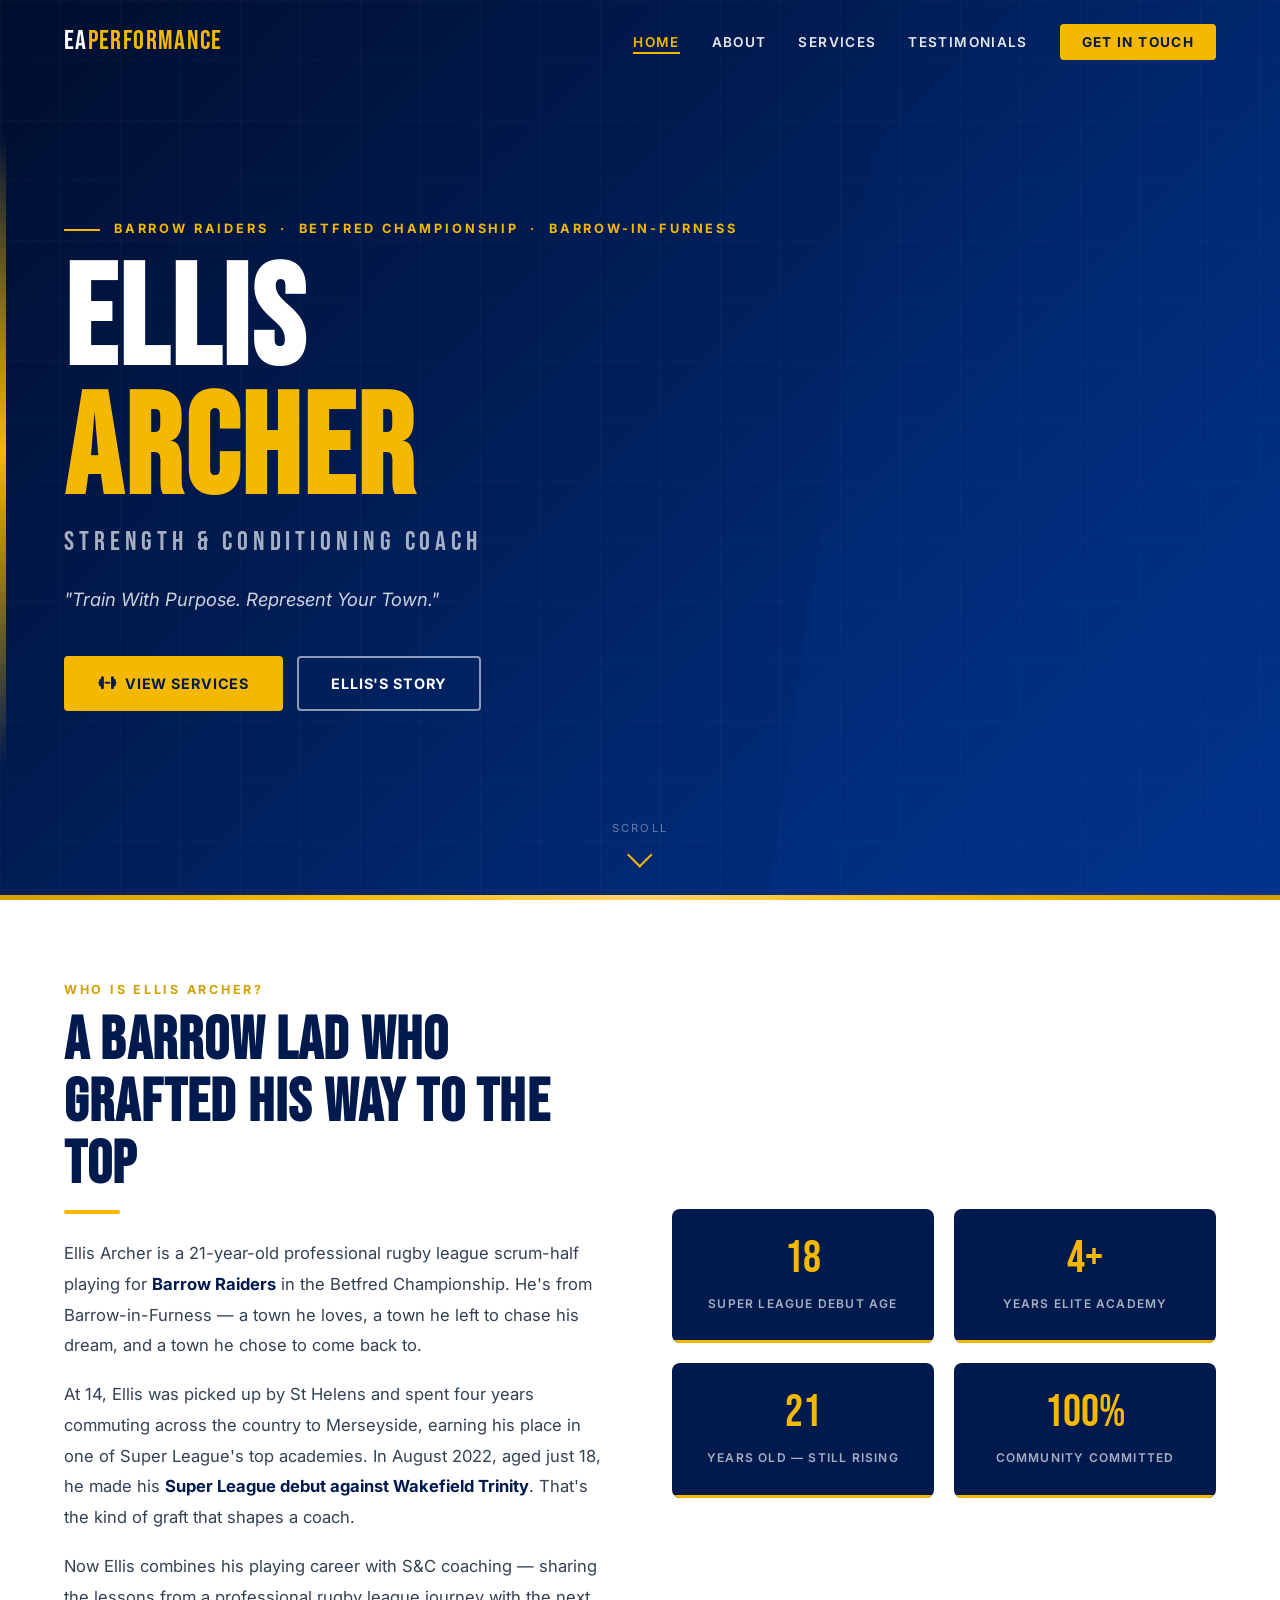
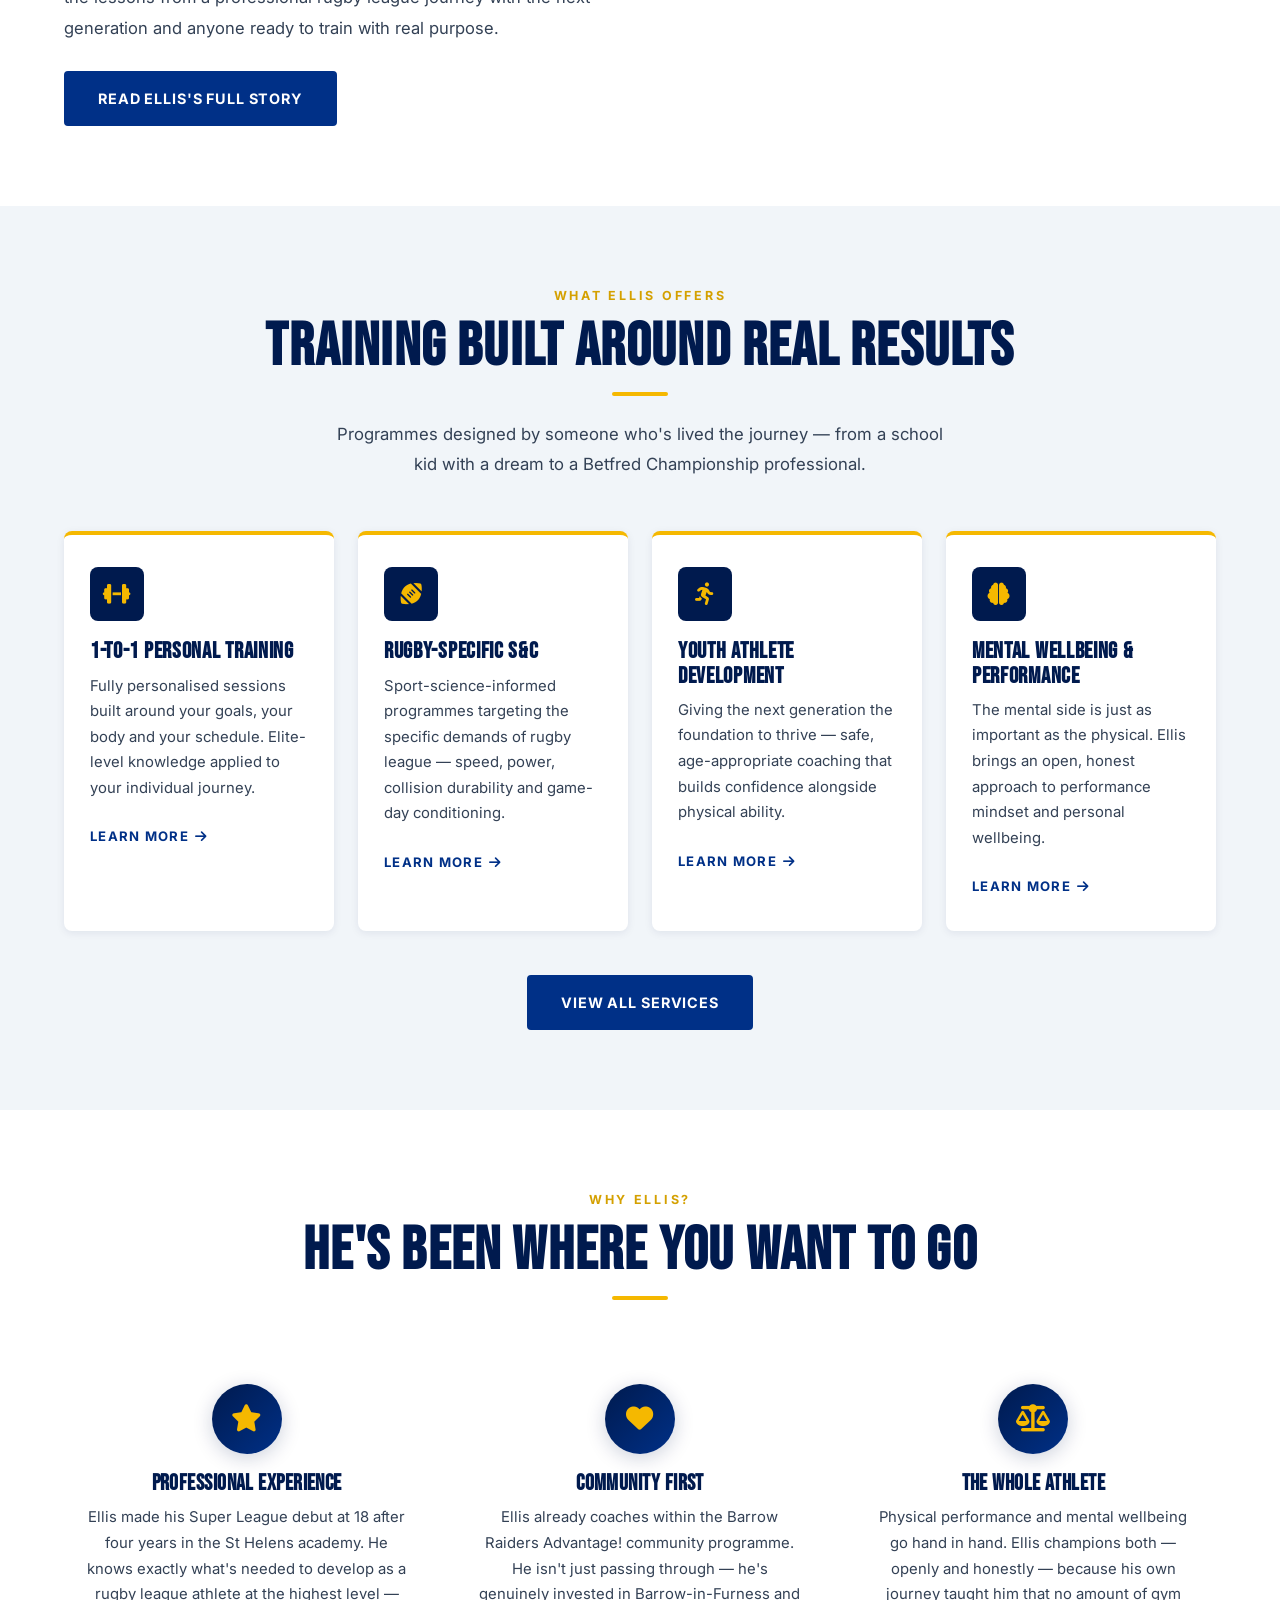
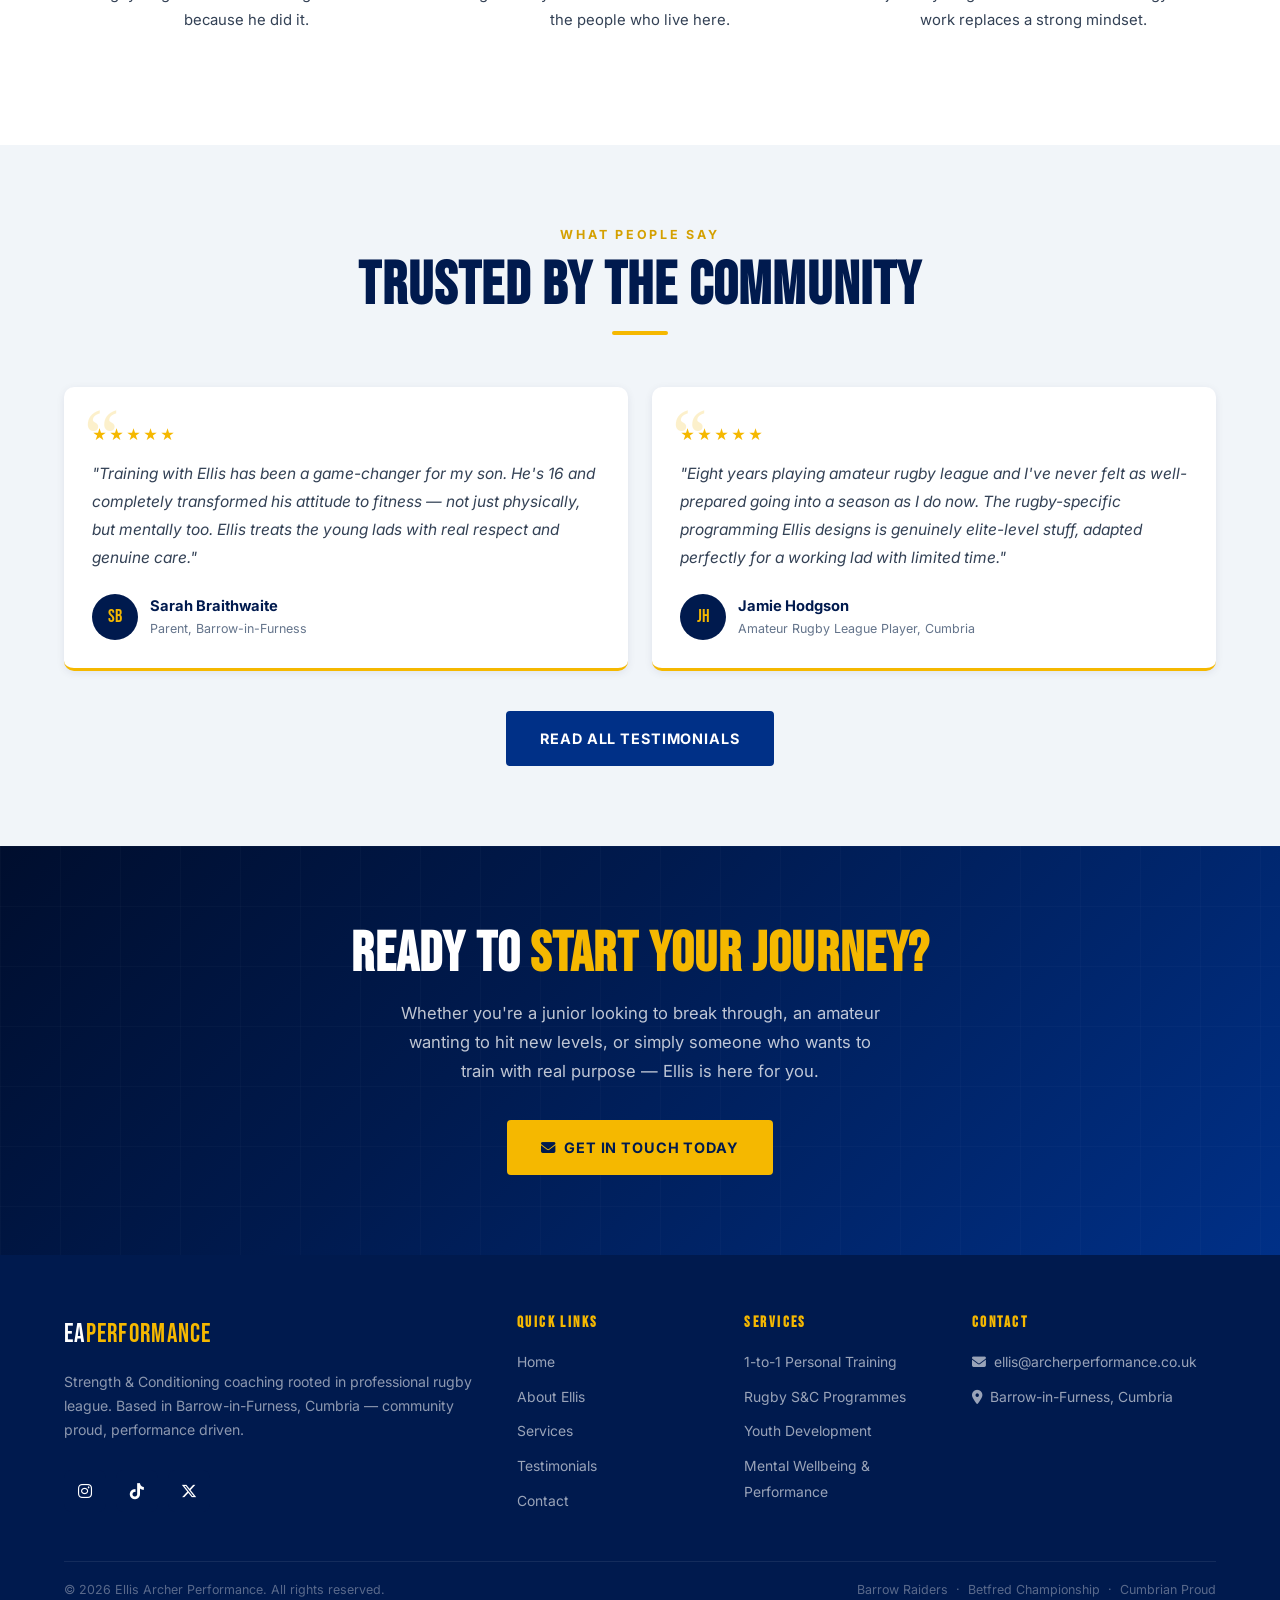
<file: index.html>
<!DOCTYPE html>
<html lang="en">
<head>
  <meta charset="UTF-8" />
  <meta name="viewport" content="width=device-width, initial-scale=1.0" />
  <meta name="description" content="Ellis Archer Performance – Strength & Conditioning coaching by Barrow Raiders professional rugby league player. Based in Barrow-in-Furness, Cumbria." />
  <title>Ellis Archer Performance | Strength &amp; Conditioning</title>
  <link rel="preconnect" href="https://fonts.googleapis.com" />
  <link rel="preconnect" href="https://fonts.gstatic.com" crossorigin />
  <link href="https://fonts.googleapis.com/css2?family=Bebas+Neue&family=Inter:wght@300;400;500;600;700&display=swap" rel="stylesheet" />
  <link rel="stylesheet" href="https://cdnjs.cloudflare.com/ajax/libs/font-awesome/6.5.1/css/all.min.css" />
  <link rel="stylesheet" href="css/style.css" />
</head>
<body>

  <!-- ===== NAVIGATION ===== -->
  <nav class="nav" id="mainNav" aria-label="Main navigation">
    <div class="nav__inner">
      <a href="index.html" class="nav__logo">EA<span>Performance</span></a>
      <ul class="nav__links" role="list">
        <li><a href="index.html"        class="nav__link" data-nav="index.html">Home</a></li>
        <li><a href="about.html"        class="nav__link" data-nav="about.html">About</a></li>
        <li><a href="services.html"     class="nav__link" data-nav="services.html">Services</a></li>
        <li><a href="testimonials.html" class="nav__link" data-nav="testimonials.html">Testimonials</a></li>
        <li><a href="contact.html"      class="nav__link nav__cta" data-nav="contact.html">Get In Touch</a></li>
      </ul>
      <button class="hamburger" id="hamburger" aria-label="Open menu" aria-expanded="false">
        <span></span><span></span><span></span>
      </button>
    </div>
  </nav>

  <!-- Mobile Menu -->
  <div class="mobile-menu" id="mobileMenu" aria-hidden="true">
    <button class="mobile-menu__close" aria-label="Close menu"><i class="fas fa-times"></i></button>
    <a href="index.html"        class="mobile-menu__link" data-nav="index.html">Home</a>
    <a href="about.html"        class="mobile-menu__link" data-nav="about.html">About</a>
    <a href="services.html"     class="mobile-menu__link" data-nav="services.html">Services</a>
    <a href="testimonials.html" class="mobile-menu__link" data-nav="testimonials.html">Testimonials</a>
    <a href="contact.html"      class="mobile-menu__link" data-nav="contact.html">Contact</a>
  </div>

  <!-- ===== HERO ===== -->
  <section class="hero" aria-label="Hero">
    <div class="hero__shape" aria-hidden="true"></div>
    <div class="hero__accent" aria-hidden="true"></div>
    <div class="hero__content">
      <p class="hero__eyebrow">Barrow Raiders &nbsp;·&nbsp; Betfred Championship &nbsp;·&nbsp; Barrow-in-Furness</p>
      <h1 class="hero__title">
        ELLIS
        <span class="hero__title-accent">ARCHER</span>
      </h1>
      <p class="hero__subtitle">Strength &amp; Conditioning Coach</p>
      <p class="hero__tagline">"Train With Purpose. Represent Your Town."</p>
      <div class="hero__ctas">
        <a href="services.html" class="btn btn--primary">
          <i class="fas fa-dumbbell"></i> View Services
        </a>
        <a href="about.html" class="btn btn--outline">
          Ellis's Story
        </a>
      </div>
    </div>
    <div class="hero__scroll" aria-hidden="true">
      <span>Scroll</span>
      <div class="hero__scroll-arrow"></div>
    </div>
  </section>

  <!-- ===== INTRO ===== -->
  <section class="section" id="intro">
    <div class="container">
      <div class="two-col-grid two-col-grid--center">

        <div class="animate-on-scroll--left">
          <span class="section-label">Who Is Ellis Archer?</span>
          <h2 class="section-title">A Barrow Lad Who Grafted His Way to the Top</h2>
          <div class="gold-line"></div>
          <div class="prose">
            <p>Ellis Archer is a 21-year-old professional rugby league scrum-half playing for <strong>Barrow Raiders</strong> in the Betfred Championship. He's from Barrow-in-Furness — a town he loves, a town he left to chase his dream, and a town he chose to come back to.</p>
            <p>At 14, Ellis was picked up by St Helens and spent four years commuting across the country to Merseyside, earning his place in one of Super League's top academies. In August 2022, aged just 18, he made his <strong>Super League debut against Wakefield Trinity</strong>. That's the kind of graft that shapes a coach.</p>
            <p>Now Ellis combines his playing career with S&amp;C coaching — sharing the lessons from a professional rugby league journey with the next generation and anyone ready to train with real purpose.</p>
          </div>
          <div style="margin-top: 28px;">
            <a href="about.html" class="btn btn--blue">Read Ellis's Full Story</a>
          </div>
        </div>

        <div class="stats-grid animate-on-scroll--right">
          <div class="stat-card delay-1 animate-on-scroll">
            <span class="stat-card__number">18</span>
            <span class="stat-card__label">Super League Debut Age</span>
          </div>
          <div class="stat-card delay-2 animate-on-scroll">
            <span class="stat-card__number">4+</span>
            <span class="stat-card__label">Years Elite Academy</span>
          </div>
          <div class="stat-card delay-3 animate-on-scroll">
            <span class="stat-card__number">21</span>
            <span class="stat-card__label">Years Old — Still Rising</span>
          </div>
          <div class="stat-card delay-4 animate-on-scroll">
            <span class="stat-card__number">100%</span>
            <span class="stat-card__label">Community Committed</span>
          </div>
        </div>

      </div>
    </div>
  </section>

  <!-- ===== SERVICES OVERVIEW ===== -->
  <section class="section section--grey">
    <div class="container">
      <div class="section-header section-header--center animate-on-scroll">
        <span class="section-label">What Ellis Offers</span>
        <h2 class="section-title">Training Built Around Real Results</h2>
        <div class="gold-line gold-line--center"></div>
        <p class="section-subtitle section-subtitle--center">Programmes designed by someone who's lived the journey — from a school kid with a dream to a Betfred Championship professional.</p>
      </div>

      <div class="services-grid">
        <div class="service-card animate-on-scroll delay-1">
          <div class="service-card__icon"><i class="fas fa-dumbbell" aria-hidden="true"></i></div>
          <h3 class="service-card__title">1-to-1 Personal Training</h3>
          <p class="service-card__desc">Fully personalised sessions built around your goals, your body and your schedule. Elite-level knowledge applied to your individual journey.</p>
          <a href="services.html" class="service-card__link">Learn More <i class="fas fa-arrow-right" aria-hidden="true"></i></a>
        </div>
        <div class="service-card animate-on-scroll delay-2">
          <div class="service-card__icon"><i class="fas fa-football" aria-hidden="true"></i></div>
          <h3 class="service-card__title">Rugby-Specific S&amp;C</h3>
          <p class="service-card__desc">Sport-science-informed programmes targeting the specific demands of rugby league — speed, power, collision durability and game-day conditioning.</p>
          <a href="services.html" class="service-card__link">Learn More <i class="fas fa-arrow-right" aria-hidden="true"></i></a>
        </div>
        <div class="service-card animate-on-scroll delay-3">
          <div class="service-card__icon"><i class="fas fa-person-running" aria-hidden="true"></i></div>
          <h3 class="service-card__title">Youth Athlete Development</h3>
          <p class="service-card__desc">Giving the next generation the foundation to thrive — safe, age-appropriate coaching that builds confidence alongside physical ability.</p>
          <a href="services.html" class="service-card__link">Learn More <i class="fas fa-arrow-right" aria-hidden="true"></i></a>
        </div>
        <div class="service-card animate-on-scroll delay-4">
          <div class="service-card__icon"><i class="fas fa-brain" aria-hidden="true"></i></div>
          <h3 class="service-card__title">Mental Wellbeing &amp; Performance</h3>
          <p class="service-card__desc">The mental side is just as important as the physical. Ellis brings an open, honest approach to performance mindset and personal wellbeing.</p>
          <a href="services.html" class="service-card__link">Learn More <i class="fas fa-arrow-right" aria-hidden="true"></i></a>
        </div>
      </div>

      <div style="text-align:center; margin-top: 44px;" class="animate-on-scroll">
        <a href="services.html" class="btn btn--blue">View All Services</a>
      </div>
    </div>
  </section>

  <!-- ===== WHY TRAIN WITH ELLIS ===== -->
  <section class="section">
    <div class="container">
      <div class="section-header section-header--center animate-on-scroll">
        <span class="section-label">Why Ellis?</span>
        <h2 class="section-title">He's Been Where You Want to Go</h2>
        <div class="gold-line gold-line--center"></div>
      </div>
      <div class="why-grid">
        <div class="why-card animate-on-scroll delay-1">
          <div class="why-card__icon"><i class="fas fa-star" aria-hidden="true"></i></div>
          <h3 class="why-card__title">Professional Experience</h3>
          <p class="why-card__text">Ellis made his Super League debut at 18 after four years in the St Helens academy. He knows exactly what's needed to develop as a rugby league athlete at the highest level — because he did it.</p>
        </div>
        <div class="why-card animate-on-scroll delay-2">
          <div class="why-card__icon"><i class="fas fa-heart" aria-hidden="true"></i></div>
          <h3 class="why-card__title">Community First</h3>
          <p class="why-card__text">Ellis already coaches within the Barrow Raiders Advantage! community programme. He isn't just passing through — he's genuinely invested in Barrow-in-Furness and the people who live here.</p>
        </div>
        <div class="why-card animate-on-scroll delay-3">
          <div class="why-card__icon"><i class="fas fa-scale-balanced" aria-hidden="true"></i></div>
          <h3 class="why-card__title">The Whole Athlete</h3>
          <p class="why-card__text">Physical performance and mental wellbeing go hand in hand. Ellis champions both — openly and honestly — because his own journey taught him that no amount of gym work replaces a strong mindset.</p>
        </div>
      </div>
    </div>
  </section>

  <!-- ===== TESTIMONIALS PREVIEW ===== -->
  <section class="section section--grey">
    <div class="container">
      <div class="section-header section-header--center animate-on-scroll">
        <span class="section-label">What People Say</span>
        <h2 class="section-title">Trusted By the Community</h2>
        <div class="gold-line gold-line--center"></div>
      </div>
      <div class="testimonial-grid">
        <div class="testimonial-card animate-on-scroll delay-1">
          <div class="testimonial-card__stars" aria-label="5 stars">★★★★★</div>
          <p class="testimonial-card__text">"Training with Ellis has been a game-changer for my son. He's 16 and completely transformed his attitude to fitness — not just physically, but mentally too. Ellis treats the young lads with real respect and genuine care."</p>
          <div class="testimonial-card__author">
            <div class="testimonial-card__avatar" aria-hidden="true">SB</div>
            <div>
              <div class="testimonial-card__name">Sarah Braithwaite</div>
              <div class="testimonial-card__role">Parent, Barrow-in-Furness</div>
            </div>
          </div>
        </div>
        <div class="testimonial-card animate-on-scroll delay-2">
          <div class="testimonial-card__stars" aria-label="5 stars">★★★★★</div>
          <p class="testimonial-card__text">"Eight years playing amateur rugby league and I've never felt as well-prepared going into a season as I do now. The rugby-specific programming Ellis designs is genuinely elite-level stuff, adapted perfectly for a working lad with limited time."</p>
          <div class="testimonial-card__author">
            <div class="testimonial-card__avatar" aria-hidden="true">JH</div>
            <div>
              <div class="testimonial-card__name">Jamie Hodgson</div>
              <div class="testimonial-card__role">Amateur Rugby League Player, Cumbria</div>
            </div>
          </div>
        </div>
      </div>
      <div style="text-align:center; margin-top: 40px;" class="animate-on-scroll">
        <a href="testimonials.html" class="btn btn--blue">Read All Testimonials</a>
      </div>
    </div>
  </section>

  <!-- ===== CTA BANNER ===== -->
  <section class="cta-banner">
    <div class="container">
      <div class="cta-banner__content animate-on-scroll">
        <h2 class="cta-banner__title">Ready to <span>Start Your Journey?</span></h2>
        <p class="cta-banner__subtitle">Whether you're a junior looking to break through, an amateur wanting to hit new levels, or simply someone who wants to train with real purpose — Ellis is here for you.</p>
        <a href="contact.html" class="btn btn--primary">
          <i class="fas fa-envelope"></i> Get In Touch Today
        </a>
      </div>
    </div>
  </section>

  <!-- ===== FOOTER ===== -->
  <footer class="footer">
    <div class="container">
      <div class="footer__grid">
        <div>
          <a href="index.html" class="footer__logo">EA<span>Performance</span></a>
          <p class="footer__tagline">Strength &amp; Conditioning coaching rooted in professional rugby league. Based in Barrow-in-Furness, Cumbria — community proud, performance driven.</p>
          <div class="social-links">
            <a href="#" class="social-link" aria-label="Instagram"><i class="fab fa-instagram" aria-hidden="true"></i></a>
            <a href="#" class="social-link" aria-label="TikTok"><i class="fab fa-tiktok" aria-hidden="true"></i></a>
            <a href="#" class="social-link" aria-label="X / Twitter"><i class="fab fa-x-twitter" aria-hidden="true"></i></a>
          </div>
        </div>
        <div>
          <h4 class="footer__col-title">Quick Links</h4>
          <ul class="footer__links">
            <li><a href="index.html"        class="footer__link">Home</a></li>
            <li><a href="about.html"        class="footer__link">About Ellis</a></li>
            <li><a href="services.html"     class="footer__link">Services</a></li>
            <li><a href="testimonials.html" class="footer__link">Testimonials</a></li>
            <li><a href="contact.html"      class="footer__link">Contact</a></li>
          </ul>
        </div>
        <div>
          <h4 class="footer__col-title">Services</h4>
          <ul class="footer__links">
            <li><a href="services.html" class="footer__link">1-to-1 Personal Training</a></li>
            <li><a href="services.html" class="footer__link">Rugby S&amp;C Programmes</a></li>
            <li><a href="services.html" class="footer__link">Youth Development</a></li>
            <li><a href="services.html" class="footer__link">Mental Wellbeing &amp; Performance</a></li>
          </ul>
        </div>
        <div>
          <h4 class="footer__col-title">Contact</h4>
          <ul class="footer__links">
            <li>
              <a href="mailto:ellis@archerperformance.co.uk" class="footer__link">
                <i class="fas fa-envelope" aria-hidden="true"></i>&nbsp; ellis@archerperformance.co.uk
              </a>
            </li>
            <li><span class="footer__link"><i class="fas fa-location-dot" aria-hidden="true"></i>&nbsp; Barrow-in-Furness, Cumbria</span></li>
          </ul>
        </div>
      </div>
      <div class="footer__bottom">
        <p class="footer__copy">&copy; 2026 Ellis Archer Performance. All rights reserved.</p>
        <p class="footer__copy">Barrow Raiders &nbsp;·&nbsp; Betfred Championship &nbsp;·&nbsp; Cumbrian Proud</p>
      </div>
    </div>
  </footer>

  <script src="js/main.js"></script>
</body>
</html>
</file>
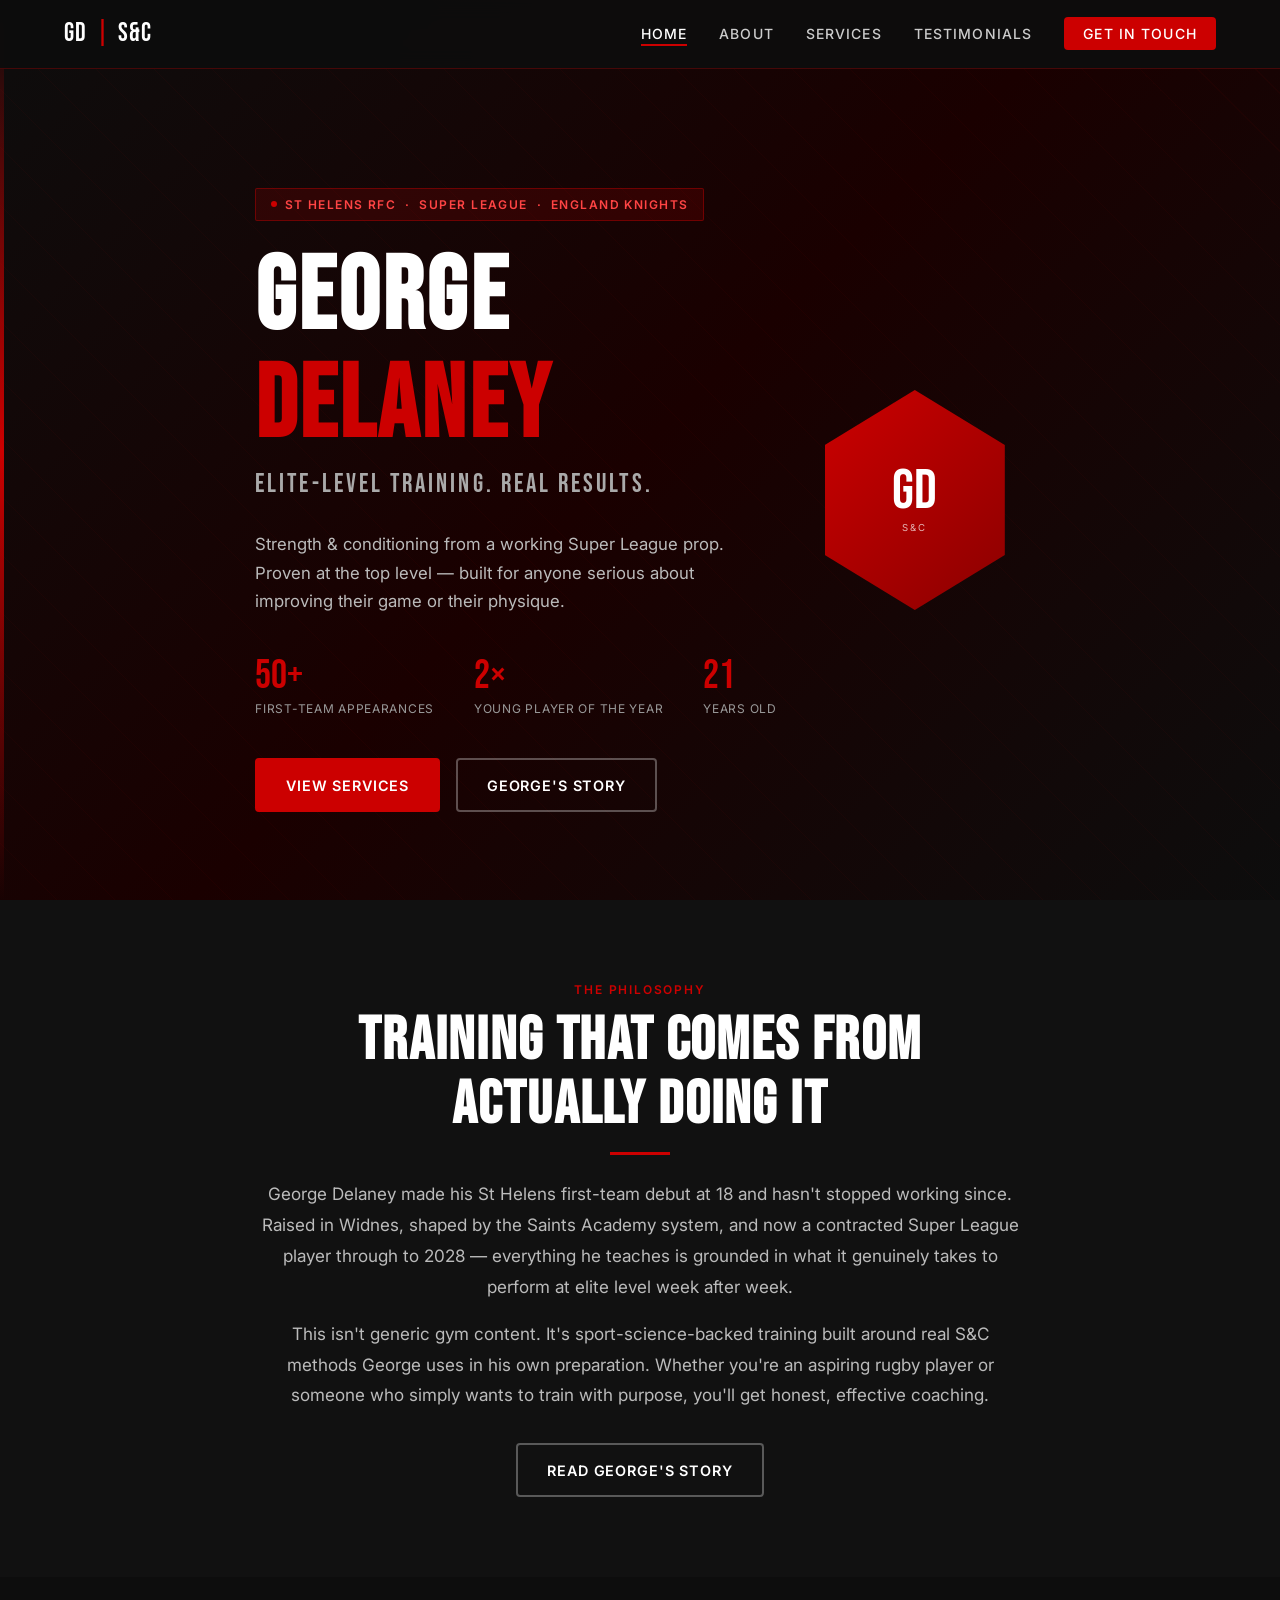
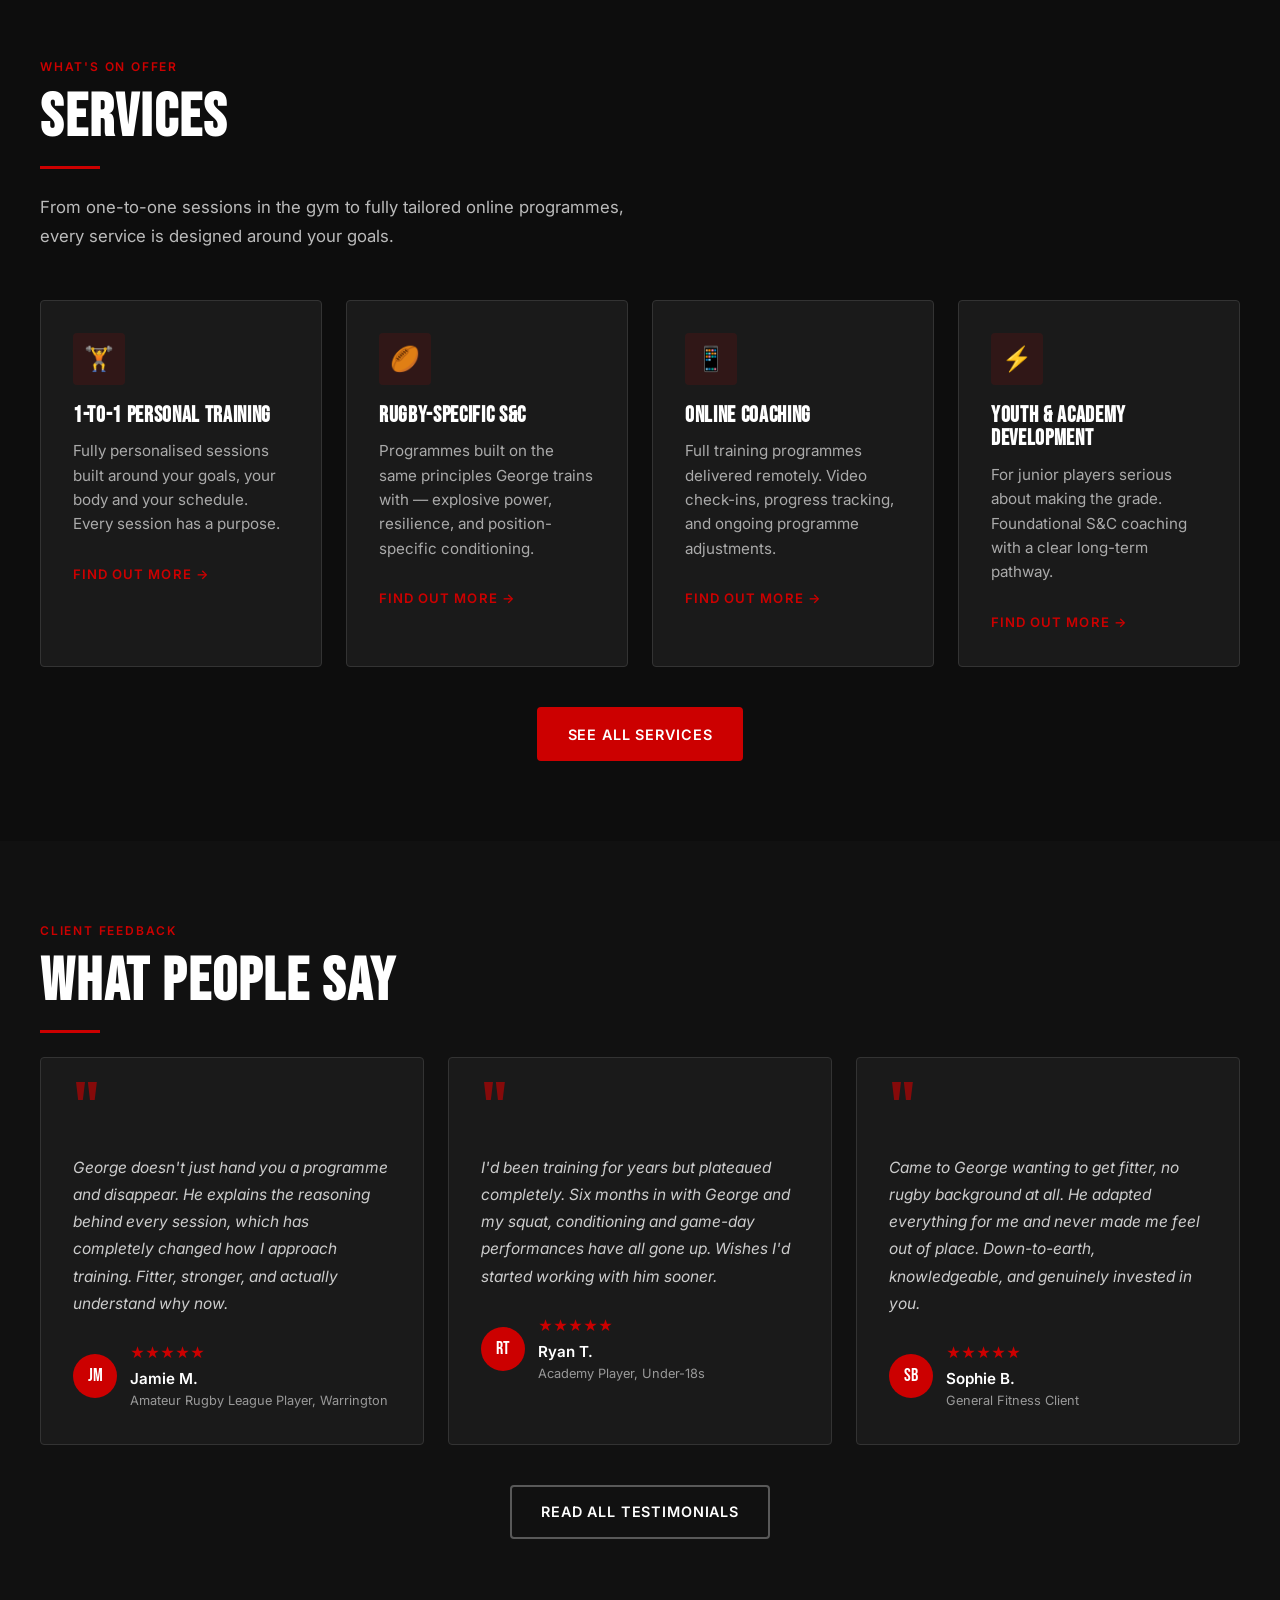
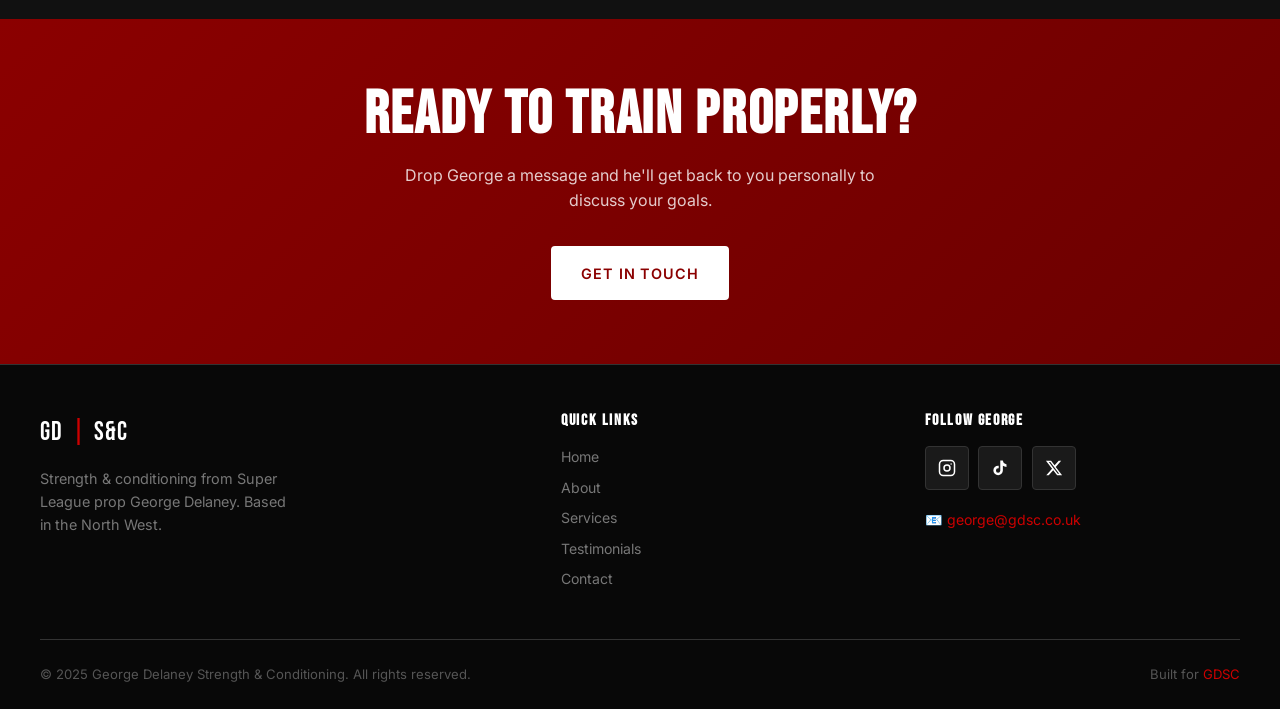
<file: george-delaney-sc/index.html>
<!DOCTYPE html>
<html lang="en">
<head>
  <meta charset="UTF-8" />
  <meta name="viewport" content="width=device-width, initial-scale=1.0" />
  <title>George Delaney S&C | Elite Strength & Conditioning</title>
  <meta name="description" content="Strength & conditioning coaching from Super League prop George Delaney. Rugby-specific S&C, personal training, online programmes and youth development." />
  <link rel="stylesheet" href="css/style.css" />
</head>
<body>

  <!-- NAV -->
  <nav class="nav">
    <div class="nav-inner">
      <a href="index.html" class="nav-logo">GD<span>|</span>S&C</a>
      <button class="hamburger" aria-label="Toggle menu">
        <span></span><span></span><span></span>
      </button>
      <ul class="nav-links">
        <li><a href="index.html">Home</a></li>
        <li><a href="about.html">About</a></li>
        <li><a href="services.html">Services</a></li>
        <li><a href="testimonials.html">Testimonials</a></li>
        <li><a href="contact.html" class="nav-cta">Get In Touch</a></li>
      </ul>
    </div>
  </nav>

  <!-- HERO -->
  <section class="hero">
    <div class="hero-bg-pattern"></div>
    <div class="hero-accent"></div>
    <div class="hero-inner">
      <div class="hero-content">
        <div class="hero-badge">St Helens RFC &nbsp;·&nbsp; Super League &nbsp;·&nbsp; England Knights</div>
        <h1 class="hero-name">
          George<br>
          <em>Delaney</em>
        </h1>
        <p class="hero-tagline">Elite-Level Training. Real Results.</p>
        <p class="hero-subtitle">
          Strength &amp; conditioning from a working Super League prop. Proven at the top level — built for anyone serious about improving their game or their physique.
        </p>
        <div class="hero-stats">
          <div>
            <div class="hero-stat-num">50+</div>
            <div class="hero-stat-label">First-Team Appearances</div>
          </div>
          <div>
            <div class="hero-stat-num">2×</div>
            <div class="hero-stat-label">Young Player of the Year</div>
          </div>
          <div>
            <div class="hero-stat-num">21</div>
            <div class="hero-stat-label">Years Old</div>
          </div>
        </div>
        <div class="hero-actions">
          <a href="services.html" class="btn btn-primary">View Services</a>
          <a href="about.html" class="btn btn-outline">George's Story</a>
        </div>
      </div>
      <div class="hero-shield">
        <div class="hero-shield-inner">
          <div class="hero-shield-text">GD</div>
          <div class="hero-shield-sub">S&amp;C</div>
        </div>
      </div>
    </div>
  </section>

  <!-- INTRO -->
  <section class="section section-light">
    <div class="section-inner">
      <div style="max-width:760px; margin:0 auto; text-align:center;" class="fade-in">
        <div class="section-label" style="text-align:center;">The Philosophy</div>
        <h2 class="section-title" style="text-align:center;">Training That Comes From<br>Actually Doing It</h2>
        <div class="section-line" style="margin:0 auto 1.5rem;"></div>
        <p style="font-size:1.07rem; color:#BBBBBB; line-height:1.8;">
          George Delaney made his St Helens first-team debut at 18 and hasn't stopped working since. Raised in Widnes, shaped by the Saints Academy system, and now a contracted Super League player through to 2028 — everything he teaches is grounded in what it genuinely takes to perform at elite level week after week.
        </p>
        <p style="font-size:1.07rem; color:#BBBBBB; line-height:1.8; margin-top:1rem;">
          This isn't generic gym content. It's sport-science-backed training built around real S&amp;C methods George uses in his own preparation. Whether you're an aspiring rugby player or someone who simply wants to train with purpose, you'll get honest, effective coaching.
        </p>
        <a href="about.html" class="btn btn-outline" style="margin-top:2rem;">Read George's Story</a>
      </div>
    </div>
  </section>

  <!-- SERVICES OVERVIEW -->
  <section class="section">
    <div class="section-inner">
      <div class="fade-in">
        <div class="section-label">What's On Offer</div>
        <h2 class="section-title">Services</h2>
        <div class="section-line"></div>
        <p class="section-intro">From one-to-one sessions in the gym to fully tailored online programmes, every service is designed around your goals.</p>
      </div>
      <div class="cards-grid">
        <div class="card fade-in fade-in-delay-1">
          <div class="card-icon">🏋️</div>
          <h3>1-to-1 Personal Training</h3>
          <p>Fully personalised sessions built around your goals, your body and your schedule. Every session has a purpose.</p>
          <a href="services.html" class="card-link">Find Out More →</a>
        </div>
        <div class="card fade-in fade-in-delay-2">
          <div class="card-icon">🏉</div>
          <h3>Rugby-Specific S&C</h3>
          <p>Programmes built on the same principles George trains with — explosive power, resilience, and position-specific conditioning.</p>
          <a href="services.html" class="card-link">Find Out More →</a>
        </div>
        <div class="card fade-in fade-in-delay-3">
          <div class="card-icon">📱</div>
          <h3>Online Coaching</h3>
          <p>Full training programmes delivered remotely. Video check-ins, progress tracking, and ongoing programme adjustments.</p>
          <a href="services.html" class="card-link">Find Out More →</a>
        </div>
        <div class="card fade-in fade-in-delay-4">
          <div class="card-icon">⚡</div>
          <h3>Youth & Academy Development</h3>
          <p>For junior players serious about making the grade. Foundational S&C coaching with a clear long-term pathway.</p>
          <a href="services.html" class="card-link">Find Out More →</a>
        </div>
      </div>
      <div style="text-align:center; margin-top:2.5rem;" class="fade-in">
        <a href="services.html" class="btn btn-primary">See All Services</a>
      </div>
    </div>
  </section>

  <!-- TESTIMONIALS PREVIEW -->
  <section class="section section-light">
    <div class="section-inner">
      <div class="fade-in">
        <div class="section-label">Client Feedback</div>
        <h2 class="section-title">What People Say</h2>
        <div class="section-line"></div>
      </div>
      <div class="testimonials-grid">
        <div class="tcard fade-in fade-in-delay-1">
          <div class="tcard-quote">"</div>
          <p>George doesn't just hand you a programme and disappear. He explains the reasoning behind every session, which has completely changed how I approach training. Fitter, stronger, and actually understand why now.</p>
          <div class="tcard-author">
            <div class="tcard-avatar">JM</div>
            <div>
              <div class="stars">★★★★★</div>
              <div class="tcard-name">Jamie M.</div>
              <div class="tcard-role">Amateur Rugby League Player, Warrington</div>
            </div>
          </div>
        </div>
        <div class="tcard fade-in fade-in-delay-2">
          <div class="tcard-quote">"</div>
          <p>I'd been training for years but plateaued completely. Six months in with George and my squat, conditioning and game-day performances have all gone up. Wishes I'd started working with him sooner.</p>
          <div class="tcard-author">
            <div class="tcard-avatar">RT</div>
            <div>
              <div class="stars">★★★★★</div>
              <div class="tcard-name">Ryan T.</div>
              <div class="tcard-role">Academy Player, Under-18s</div>
            </div>
          </div>
        </div>
        <div class="tcard fade-in fade-in-delay-3">
          <div class="tcard-quote">"</div>
          <p>Came to George wanting to get fitter, no rugby background at all. He adapted everything for me and never made me feel out of place. Down-to-earth, knowledgeable, and genuinely invested in you.</p>
          <div class="tcard-author">
            <div class="tcard-avatar">SB</div>
            <div>
              <div class="stars">★★★★★</div>
              <div class="tcard-name">Sophie B.</div>
              <div class="tcard-role">General Fitness Client</div>
            </div>
          </div>
        </div>
      </div>
      <div style="text-align:center; margin-top:2.5rem;" class="fade-in">
        <a href="testimonials.html" class="btn btn-outline">Read All Testimonials</a>
      </div>
    </div>
  </section>

  <!-- CTA BAND -->
  <section class="cta-band fade-in">
    <div>
      <h2>Ready to Train Properly?</h2>
      <p>Drop George a message and he'll get back to you personally to discuss your goals.</p>
      <a href="contact.html" class="btn btn-primary" style="background:#fff; color:#8B0000; border-color:#fff;">Get In Touch</a>
    </div>
  </section>

  <!-- FOOTER -->
  <footer class="footer">
    <div class="footer-inner">
      <div class="footer-grid">
        <div class="footer-brand">
          <a href="index.html" class="nav-logo">GD<span style="color:var(--red);">|</span>S&C</a>
          <p>Strength &amp; conditioning from Super League prop George Delaney. Based in the North West.</p>
        </div>
        <div>
          <h4>Quick Links</h4>
          <nav class="footer-links">
            <a href="index.html">Home</a>
            <a href="about.html">About</a>
            <a href="services.html">Services</a>
            <a href="testimonials.html">Testimonials</a>
            <a href="contact.html">Contact</a>
          </nav>
        </div>
        <div>
          <h4>Follow George</h4>
          <div class="footer-social">
            <a href="#" class="social-link" aria-label="Instagram" title="Instagram">
              <svg width="18" height="18" viewBox="0 0 24 24" fill="none" stroke="currentColor" stroke-width="2" stroke-linecap="round" stroke-linejoin="round"><rect x="2" y="2" width="20" height="20" rx="5"/><circle cx="12" cy="12" r="4"/><circle cx="17.5" cy="6.5" r="1" fill="currentColor" stroke="none"/></svg>
            </a>
            <a href="#" class="social-link" aria-label="TikTok" title="TikTok">
              <svg width="18" height="18" viewBox="0 0 24 24" fill="currentColor"><path d="M19.59 6.69a4.83 4.83 0 01-3.77-4.25V2h-3.45v13.67a2.89 2.89 0 01-2.88 2.5 2.89 2.89 0 01-2.89-2.89 2.89 2.89 0 012.89-2.89c.28 0 .54.04.79.1V9.01a6.33 6.33 0 00-.79-.05 6.34 6.34 0 00-6.34 6.34 6.34 6.34 0 006.34 6.34 6.34 6.34 0 006.33-6.34V8.95a8.28 8.28 0 004.84 1.55V7.04a4.85 4.85 0 01-1.07-.35z"/></svg>
            </a>
            <a href="#" class="social-link" aria-label="X / Twitter" title="X / Twitter">
              <svg width="18" height="18" viewBox="0 0 24 24" fill="currentColor"><path d="M18.244 2.25h3.308l-7.227 8.26 8.502 11.24H16.17l-5.214-6.817L4.99 21.75H1.68l7.73-8.835L1.254 2.25H8.08l4.713 6.231zm-1.161 17.52h1.833L7.084 4.126H5.117z"/></svg>
            </a>
          </div>
          <div style="margin-top:1.2rem; font-size:0.88rem; color:#777;">
            <div>📧 <a href="mailto:george@gdsc.co.uk" style="color:var(--red);">george@gdsc.co.uk</a></div>
          </div>
        </div>
      </div>
      <div class="footer-bottom">
        <p>&copy; 2025 George Delaney Strength &amp; Conditioning. All rights reserved.</p>
        <p>Built for <a href="#">GDSC</a></p>
      </div>
    </div>
  </footer>

  <script src="js/main.js"></script>
</body>
</html>
</file>
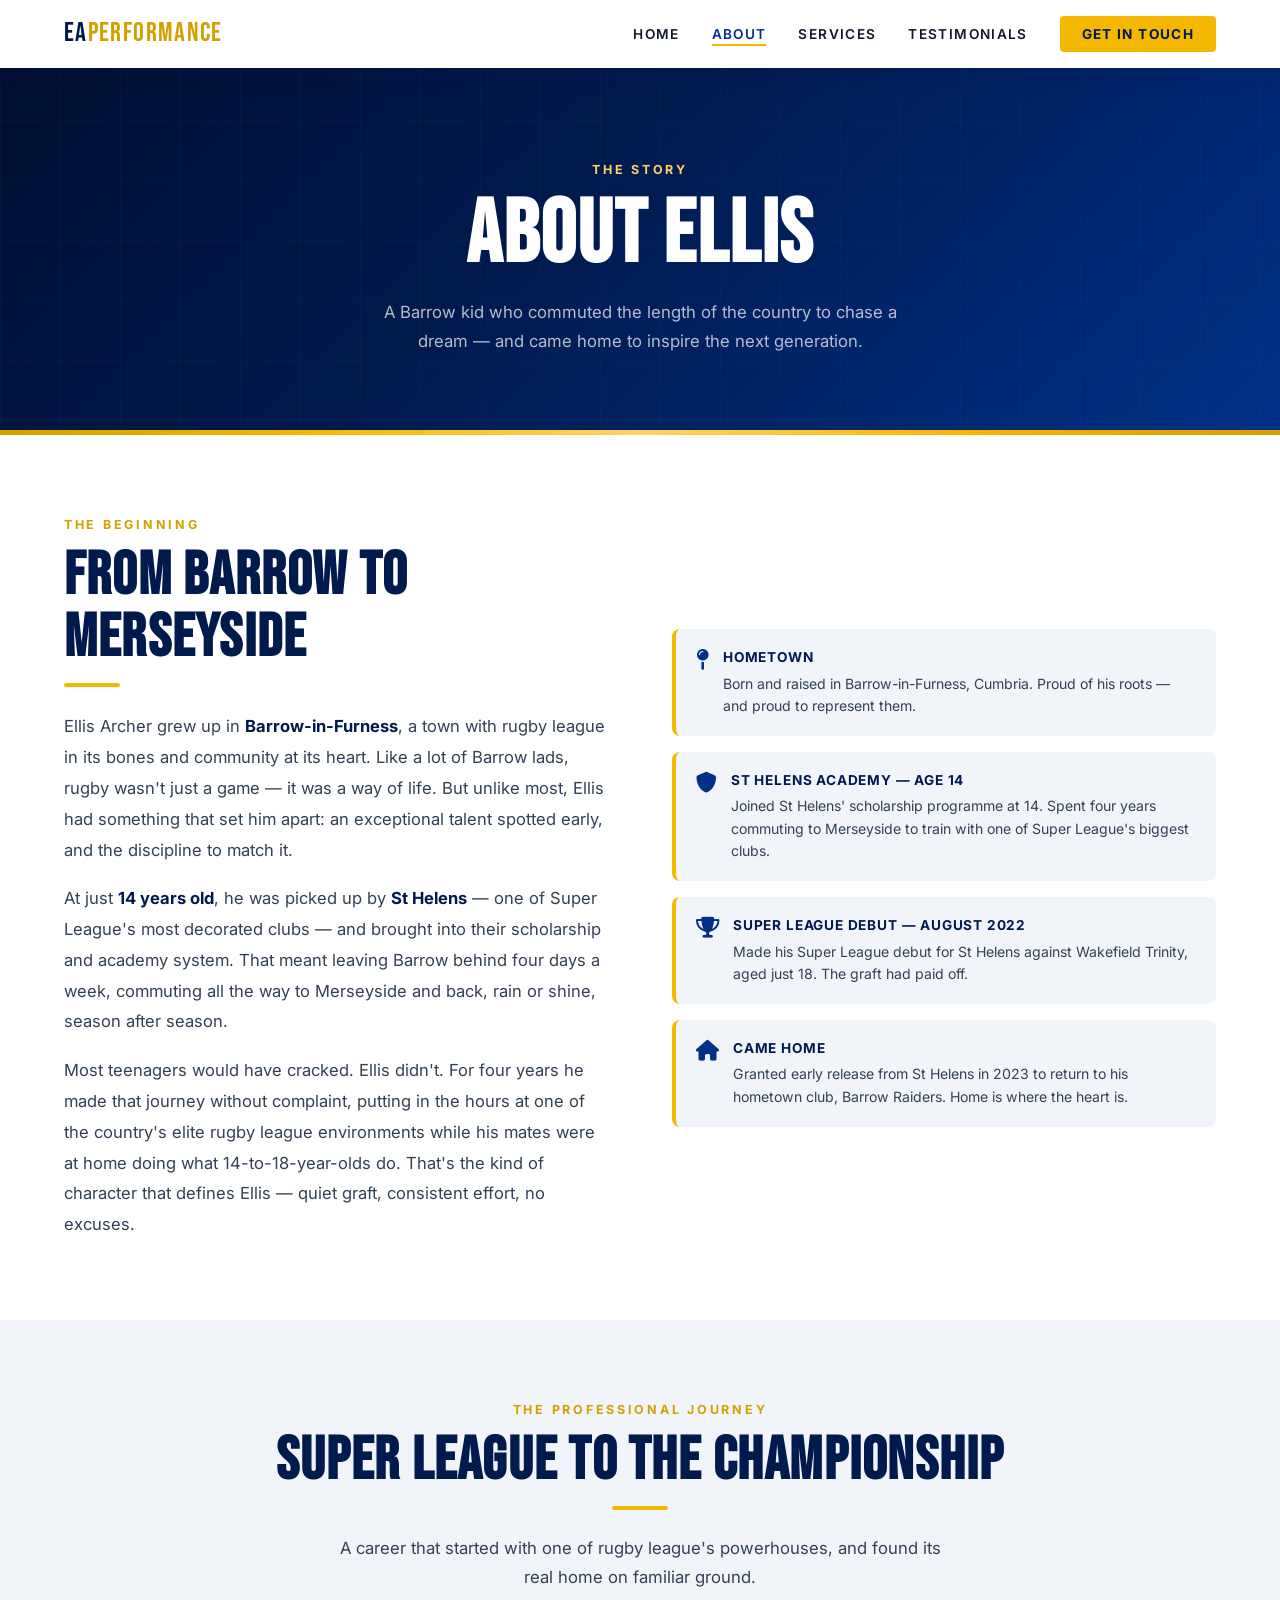
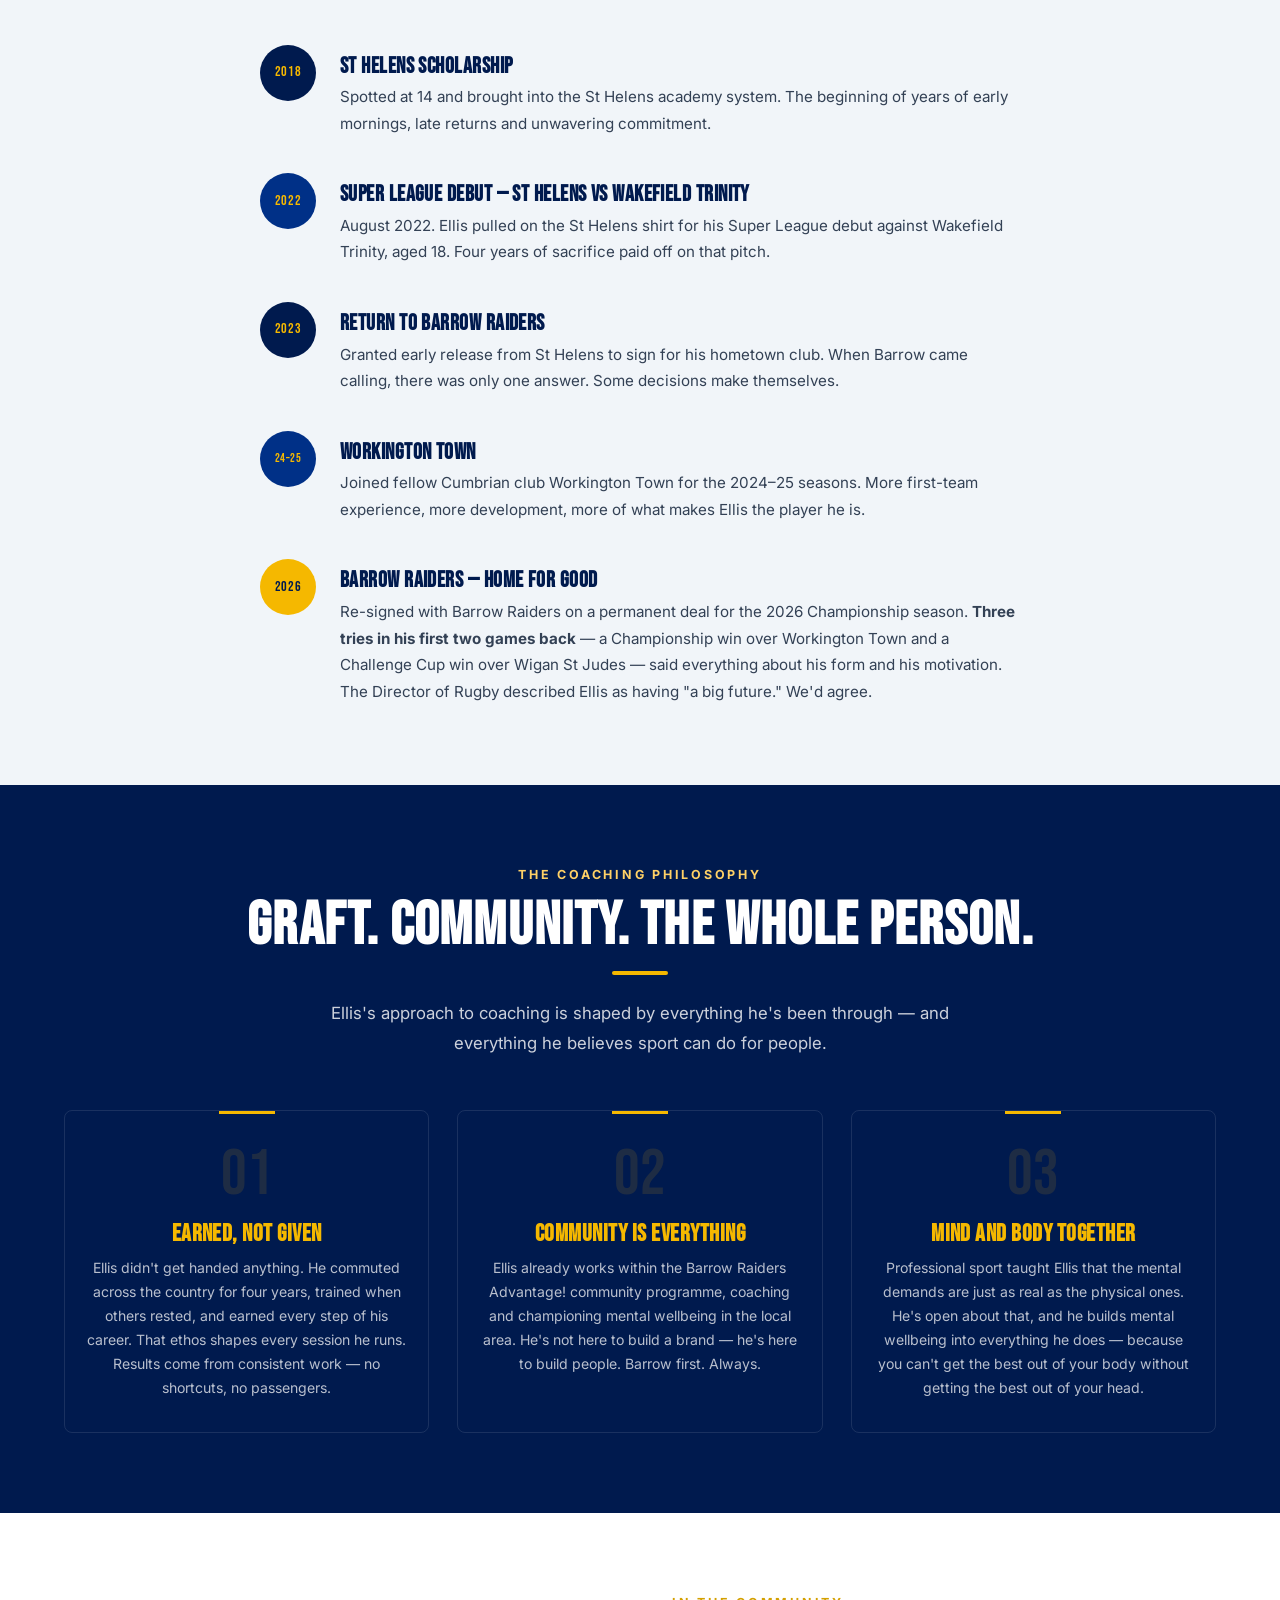
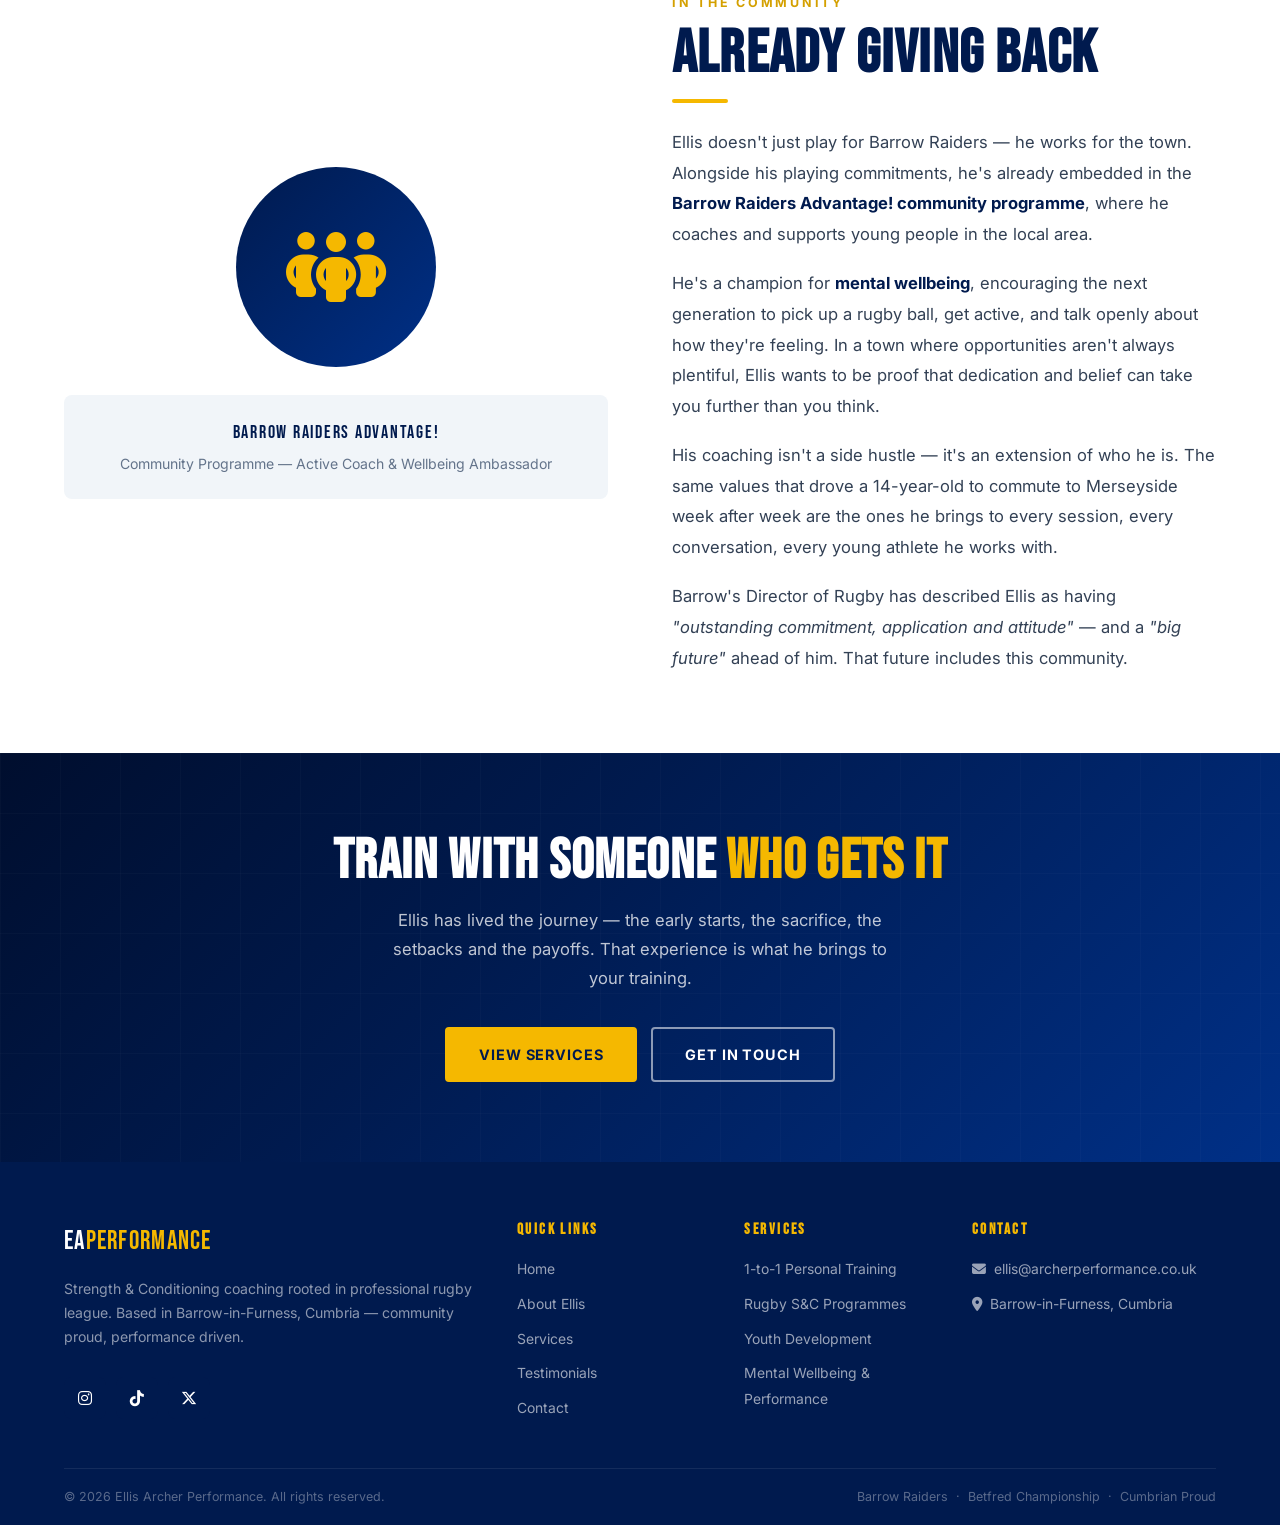
<file: about.html>
<!DOCTYPE html>
<html lang="en">
<head>
  <meta charset="UTF-8" />
  <meta name="viewport" content="width=device-width, initial-scale=1.0" />
  <meta name="description" content="About Ellis Archer — the Barrow lad who commuted to Merseyside to chase his Super League dream at St Helens, and came home to give something back." />
  <title>About Ellis | Ellis Archer Performance</title>
  <link rel="preconnect" href="https://fonts.googleapis.com" />
  <link rel="preconnect" href="https://fonts.gstatic.com" crossorigin />
  <link href="https://fonts.googleapis.com/css2?family=Bebas+Neue&family=Inter:wght@300;400;500;600;700&display=swap" rel="stylesheet" />
  <link rel="stylesheet" href="https://cdnjs.cloudflare.com/ajax/libs/font-awesome/6.5.1/css/all.min.css" />
  <link rel="stylesheet" href="css/style.css" />
</head>
<body>

  <!-- ===== NAVIGATION ===== -->
  <nav class="nav" id="mainNav" aria-label="Main navigation">
    <div class="nav__inner">
      <a href="index.html" class="nav__logo">EA<span>Performance</span></a>
      <ul class="nav__links" role="list">
        <li><a href="index.html"        class="nav__link" data-nav="index.html">Home</a></li>
        <li><a href="about.html"        class="nav__link" data-nav="about.html">About</a></li>
        <li><a href="services.html"     class="nav__link" data-nav="services.html">Services</a></li>
        <li><a href="testimonials.html" class="nav__link" data-nav="testimonials.html">Testimonials</a></li>
        <li><a href="contact.html"      class="nav__link nav__cta" data-nav="contact.html">Get In Touch</a></li>
      </ul>
      <button class="hamburger" id="hamburger" aria-label="Open menu">
        <span></span><span></span><span></span>
      </button>
    </div>
  </nav>

  <div class="mobile-menu" id="mobileMenu" aria-hidden="true">
    <button class="mobile-menu__close" aria-label="Close menu"><i class="fas fa-times"></i></button>
    <a href="index.html"        class="mobile-menu__link" data-nav="index.html">Home</a>
    <a href="about.html"        class="mobile-menu__link" data-nav="about.html">About</a>
    <a href="services.html"     class="mobile-menu__link" data-nav="services.html">Services</a>
    <a href="testimonials.html" class="mobile-menu__link" data-nav="testimonials.html">Testimonials</a>
    <a href="contact.html"      class="mobile-menu__link" data-nav="contact.html">Contact</a>
  </div>

  <!-- ===== PAGE HERO ===== -->
  <section class="page-hero">
    <div class="container page-hero__content">
      <span class="section-label section-label--white">The Story</span>
      <h1 class="page-hero__title">About Ellis</h1>
      <p class="page-hero__subtitle">A Barrow kid who commuted the length of the country to chase a dream — and came home to inspire the next generation.</p>
    </div>
  </section>

  <!-- ===== EARLY YEARS ===== -->
  <section class="section">
    <div class="container">
      <div class="two-col-grid two-col-grid--center">
        <div class="animate-on-scroll--left">
          <span class="section-label">The Beginning</span>
          <h2 class="section-title">From Barrow to Merseyside</h2>
          <div class="gold-line"></div>
          <div class="prose">
            <p>Ellis Archer grew up in <strong>Barrow-in-Furness</strong>, a town with rugby league in its bones and community at its heart. Like a lot of Barrow lads, rugby wasn't just a game — it was a way of life. But unlike most, Ellis had something that set him apart: an exceptional talent spotted early, and the discipline to match it.</p>
            <p>At just <strong>14 years old</strong>, he was picked up by <strong>St Helens</strong> — one of Super League's most decorated clubs — and brought into their scholarship and academy system. That meant leaving Barrow behind four days a week, commuting all the way to Merseyside and back, rain or shine, season after season.</p>
            <p>Most teenagers would have cracked. Ellis didn't. For four years he made that journey without complaint, putting in the hours at one of the country's elite rugby league environments while his mates were at home doing what 14-to-18-year-olds do. That's the kind of character that defines Ellis — quiet graft, consistent effort, no excuses.</p>
          </div>
        </div>
        <div class="highlights animate-on-scroll--right">
          <div class="highlight-item delay-1 animate-on-scroll">
            <i class="fas fa-map-pin highlight-item__icon" aria-hidden="true"></i>
            <div>
              <div class="highlight-item__title">Hometown</div>
              <div class="highlight-item__text">Born and raised in Barrow-in-Furness, Cumbria. Proud of his roots — and proud to represent them.</div>
            </div>
          </div>
          <div class="highlight-item delay-2 animate-on-scroll">
            <i class="fas fa-shield highlight-item__icon" aria-hidden="true"></i>
            <div>
              <div class="highlight-item__title">St Helens Academy — Age 14</div>
              <div class="highlight-item__text">Joined St Helens' scholarship programme at 14. Spent four years commuting to Merseyside to train with one of Super League's biggest clubs.</div>
            </div>
          </div>
          <div class="highlight-item delay-3 animate-on-scroll">
            <i class="fas fa-trophy highlight-item__icon" aria-hidden="true"></i>
            <div>
              <div class="highlight-item__title">Super League Debut — August 2022</div>
              <div class="highlight-item__text">Made his Super League debut for St Helens against Wakefield Trinity, aged just 18. The graft had paid off.</div>
            </div>
          </div>
          <div class="highlight-item delay-4 animate-on-scroll">
            <i class="fas fa-house highlight-item__icon" aria-hidden="true"></i>
            <div>
              <div class="highlight-item__title">Came Home</div>
              <div class="highlight-item__text">Granted early release from St Helens in 2023 to return to his hometown club, Barrow Raiders. Home is where the heart is.</div>
            </div>
          </div>
        </div>
      </div>
    </div>
  </section>

  <!-- ===== PROFESSIONAL JOURNEY ===== -->
  <section class="section section--grey">
    <div class="container">
      <div class="section-header section-header--center animate-on-scroll">
        <span class="section-label">The Professional Journey</span>
        <h2 class="section-title">Super League to the Championship</h2>
        <div class="gold-line gold-line--center"></div>
        <p class="section-subtitle section-subtitle--center">A career that started with one of rugby league's powerhouses, and found its real home on familiar ground.</p>
      </div>

      <!-- Timeline -->
      <div style="max-width: 760px; margin: 0 auto;" class="animate-on-scroll">

        <div style="display:flex; gap: 24px; margin-bottom: 36px; align-items: flex-start;">
          <div style="flex-shrink:0; width: 56px; height: 56px; background: var(--blue-dark); border-radius: 50%; display:flex; align-items:center; justify-content:center;">
            <span style="font-family: var(--font-heading); font-size: 0.85rem; color: var(--gold); letter-spacing:0.05em;">2018</span>
          </div>
          <div style="padding-top: 10px;">
            <h3 style="font-family: var(--font-heading); font-size: 1.4rem; color: var(--blue-dark); margin-bottom: 6px;">St Helens Scholarship</h3>
            <p style="font-size: 0.95rem; color: var(--text-body); line-height: 1.75;">Spotted at 14 and brought into the St Helens academy system. The beginning of years of early mornings, late returns and unwavering commitment.</p>
          </div>
        </div>

        <div style="display:flex; gap: 24px; margin-bottom: 36px; align-items: flex-start;">
          <div style="flex-shrink:0; width: 56px; height: 56px; background: var(--blue); border-radius: 50%; display:flex; align-items:center; justify-content:center;">
            <span style="font-family: var(--font-heading); font-size: 0.85rem; color: var(--gold); letter-spacing:0.05em;">2022</span>
          </div>
          <div style="padding-top: 10px;">
            <h3 style="font-family: var(--font-heading); font-size: 1.4rem; color: var(--blue-dark); margin-bottom: 6px;">Super League Debut — St Helens vs Wakefield Trinity</h3>
            <p style="font-size: 0.95rem; color: var(--text-body); line-height: 1.75;">August 2022. Ellis pulled on the St Helens shirt for his Super League debut against Wakefield Trinity, aged 18. Four years of sacrifice paid off on that pitch.</p>
          </div>
        </div>

        <div style="display:flex; gap: 24px; margin-bottom: 36px; align-items: flex-start;">
          <div style="flex-shrink:0; width: 56px; height: 56px; background: var(--blue-dark); border-radius: 50%; display:flex; align-items:center; justify-content:center;">
            <span style="font-family: var(--font-heading); font-size: 0.85rem; color: var(--gold); letter-spacing:0.05em;">2023</span>
          </div>
          <div style="padding-top: 10px;">
            <h3 style="font-family: var(--font-heading); font-size: 1.4rem; color: var(--blue-dark); margin-bottom: 6px;">Return to Barrow Raiders</h3>
            <p style="font-size: 0.95rem; color: var(--text-body); line-height: 1.75;">Granted early release from St Helens to sign for his hometown club. When Barrow came calling, there was only one answer. Some decisions make themselves.</p>
          </div>
        </div>

        <div style="display:flex; gap: 24px; margin-bottom: 36px; align-items: flex-start;">
          <div style="flex-shrink:0; width: 56px; height: 56px; background: var(--blue); border-radius: 50%; display:flex; align-items:center; justify-content:center;">
            <span style="font-family: var(--font-heading); font-size: 0.75rem; color: var(--gold); letter-spacing:0.03em;">24–25</span>
          </div>
          <div style="padding-top: 10px;">
            <h3 style="font-family: var(--font-heading); font-size: 1.4rem; color: var(--blue-dark); margin-bottom: 6px;">Workington Town</h3>
            <p style="font-size: 0.95rem; color: var(--text-body); line-height: 1.75;">Joined fellow Cumbrian club Workington Town for the 2024–25 seasons. More first-team experience, more development, more of what makes Ellis the player he is.</p>
          </div>
        </div>

        <div style="display:flex; gap: 24px; align-items: flex-start;">
          <div style="flex-shrink:0; width: 56px; height: 56px; background: var(--gold); border-radius: 50%; display:flex; align-items:center; justify-content:center;">
            <span style="font-family: var(--font-heading); font-size: 0.85rem; color: var(--blue-dark); letter-spacing:0.05em;">2026</span>
          </div>
          <div style="padding-top: 10px;">
            <h3 style="font-family: var(--font-heading); font-size: 1.4rem; color: var(--blue-dark); margin-bottom: 6px;">Barrow Raiders — Home for Good</h3>
            <p style="font-size: 0.95rem; color: var(--text-body); line-height: 1.75;">Re-signed with Barrow Raiders on a permanent deal for the 2026 Championship season. <strong>Three tries in his first two games back</strong> — a Championship win over Workington Town and a Challenge Cup win over Wigan St Judes — said everything about his form and his motivation. The Director of Rugby described Ellis as having "a big future." We'd agree.</p>
          </div>
        </div>

      </div>
    </div>
  </section>

  <!-- ===== COMMUNITY & COACHING PHILOSOPHY ===== -->
  <section class="section section--dark">
    <div class="container">
      <div class="section-header section-header--center animate-on-scroll">
        <span class="section-label section-label--white">The Coaching Philosophy</span>
        <h2 class="section-title section-title--white">Graft. Community. The Whole Person.</h2>
        <div class="gold-line gold-line--center"></div>
        <p class="section-subtitle section-subtitle--white section-subtitle--center">Ellis's approach to coaching is shaped by everything he's been through — and everything he believes sport can do for people.</p>
      </div>

      <div class="philosophy-grid">
        <div class="philosophy-pillar animate-on-scroll delay-1">
          <div class="philosophy-pillar__num">01</div>
          <h3 class="philosophy-pillar__title">Earned, Not Given</h3>
          <p class="philosophy-pillar__text">Ellis didn't get handed anything. He commuted across the country for four years, trained when others rested, and earned every step of his career. That ethos shapes every session he runs. Results come from consistent work — no shortcuts, no passengers.</p>
        </div>
        <div class="philosophy-pillar animate-on-scroll delay-2">
          <div class="philosophy-pillar__num">02</div>
          <h3 class="philosophy-pillar__title">Community is Everything</h3>
          <p class="philosophy-pillar__text">Ellis already works within the Barrow Raiders Advantage! community programme, coaching and championing mental wellbeing in the local area. He's not here to build a brand — he's here to build people. Barrow first. Always.</p>
        </div>
        <div class="philosophy-pillar animate-on-scroll delay-3">
          <div class="philosophy-pillar__num">03</div>
          <h3 class="philosophy-pillar__title">Mind and Body Together</h3>
          <p class="philosophy-pillar__text">Professional sport taught Ellis that the mental demands are just as real as the physical ones. He's open about that, and he builds mental wellbeing into everything he does — because you can't get the best out of your body without getting the best out of your head.</p>
        </div>
      </div>
    </div>
  </section>

  <!-- ===== COMMUNITY SECTION ===== -->
  <section class="section">
    <div class="container">
      <div class="two-col-grid two-col-grid--center">
        <div class="animate-on-scroll--left" style="text-align:center;">
          <div style="width: 200px; height: 200px; border-radius: 50%; background: linear-gradient(135deg, var(--blue-dark), var(--blue)); display: flex; align-items: center; justify-content: center; margin: 0 auto 28px;">
            <i class="fas fa-people-group" style="font-size: 5rem; color: var(--gold);" aria-hidden="true"></i>
          </div>
          <div style="background: var(--grey-100); border-radius: 8px; padding: 24px;">
            <div style="font-family: var(--font-heading); font-size: 1.1rem; color: var(--blue-dark); letter-spacing: 0.1em; text-transform: uppercase; margin-bottom: 6px;">Barrow Raiders Advantage!</div>
            <div style="font-size: 0.88rem; color: var(--text-muted);">Community Programme — Active Coach &amp; Wellbeing Ambassador</div>
          </div>
        </div>
        <div class="animate-on-scroll--right">
          <span class="section-label">In the Community</span>
          <h2 class="section-title">Already Giving Back</h2>
          <div class="gold-line"></div>
          <div class="prose">
            <p>Ellis doesn't just play for Barrow Raiders — he works for the town. Alongside his playing commitments, he's already embedded in the <strong>Barrow Raiders Advantage! community programme</strong>, where he coaches and supports young people in the local area.</p>
            <p>He's a champion for <strong>mental wellbeing</strong>, encouraging the next generation to pick up a rugby ball, get active, and talk openly about how they're feeling. In a town where opportunities aren't always plentiful, Ellis wants to be proof that dedication and belief can take you further than you think.</p>
            <p>His coaching isn't a side hustle — it's an extension of who he is. The same values that drove a 14-year-old to commute to Merseyside week after week are the ones he brings to every session, every conversation, every young athlete he works with.</p>
            <p>Barrow's Director of Rugby has described Ellis as having <em>"outstanding commitment, application and attitude"</em> — and a <em>"big future"</em> ahead of him. That future includes this community.</p>
          </div>
        </div>
      </div>
    </div>
  </section>

  <!-- ===== CTA BANNER ===== -->
  <section class="cta-banner">
    <div class="container">
      <div class="cta-banner__content animate-on-scroll">
        <h2 class="cta-banner__title">Train With Someone <span>Who Gets It</span></h2>
        <p class="cta-banner__subtitle">Ellis has lived the journey — the early starts, the sacrifice, the setbacks and the payoffs. That experience is what he brings to your training.</p>
        <div style="display:flex; gap: 14px; justify-content: center; flex-wrap:wrap;">
          <a href="services.html" class="btn btn--primary">View Services</a>
          <a href="contact.html"  class="btn btn--outline">Get In Touch</a>
        </div>
      </div>
    </div>
  </section>

  <!-- ===== FOOTER ===== -->
  <footer class="footer">
    <div class="container">
      <div class="footer__grid">
        <div>
          <a href="index.html" class="footer__logo">EA<span>Performance</span></a>
          <p class="footer__tagline">Strength &amp; Conditioning coaching rooted in professional rugby league. Based in Barrow-in-Furness, Cumbria — community proud, performance driven.</p>
          <div class="social-links">
            <a href="#" class="social-link" aria-label="Instagram"><i class="fab fa-instagram" aria-hidden="true"></i></a>
            <a href="#" class="social-link" aria-label="TikTok"><i class="fab fa-tiktok" aria-hidden="true"></i></a>
            <a href="#" class="social-link" aria-label="X / Twitter"><i class="fab fa-x-twitter" aria-hidden="true"></i></a>
          </div>
        </div>
        <div>
          <h4 class="footer__col-title">Quick Links</h4>
          <ul class="footer__links">
            <li><a href="index.html"        class="footer__link">Home</a></li>
            <li><a href="about.html"        class="footer__link">About Ellis</a></li>
            <li><a href="services.html"     class="footer__link">Services</a></li>
            <li><a href="testimonials.html" class="footer__link">Testimonials</a></li>
            <li><a href="contact.html"      class="footer__link">Contact</a></li>
          </ul>
        </div>
        <div>
          <h4 class="footer__col-title">Services</h4>
          <ul class="footer__links">
            <li><a href="services.html" class="footer__link">1-to-1 Personal Training</a></li>
            <li><a href="services.html" class="footer__link">Rugby S&amp;C Programmes</a></li>
            <li><a href="services.html" class="footer__link">Youth Development</a></li>
            <li><a href="services.html" class="footer__link">Mental Wellbeing &amp; Performance</a></li>
          </ul>
        </div>
        <div>
          <h4 class="footer__col-title">Contact</h4>
          <ul class="footer__links">
            <li><a href="mailto:ellis@archerperformance.co.uk" class="footer__link"><i class="fas fa-envelope" aria-hidden="true"></i>&nbsp; ellis@archerperformance.co.uk</a></li>
            <li><span class="footer__link"><i class="fas fa-location-dot" aria-hidden="true"></i>&nbsp; Barrow-in-Furness, Cumbria</span></li>
          </ul>
        </div>
      </div>
      <div class="footer__bottom">
        <p class="footer__copy">&copy; 2026 Ellis Archer Performance. All rights reserved.</p>
        <p class="footer__copy">Barrow Raiders &nbsp;·&nbsp; Betfred Championship &nbsp;·&nbsp; Cumbrian Proud</p>
      </div>
    </div>
  </footer>

  <script src="js/main.js"></script>
</body>
</html>
</file>
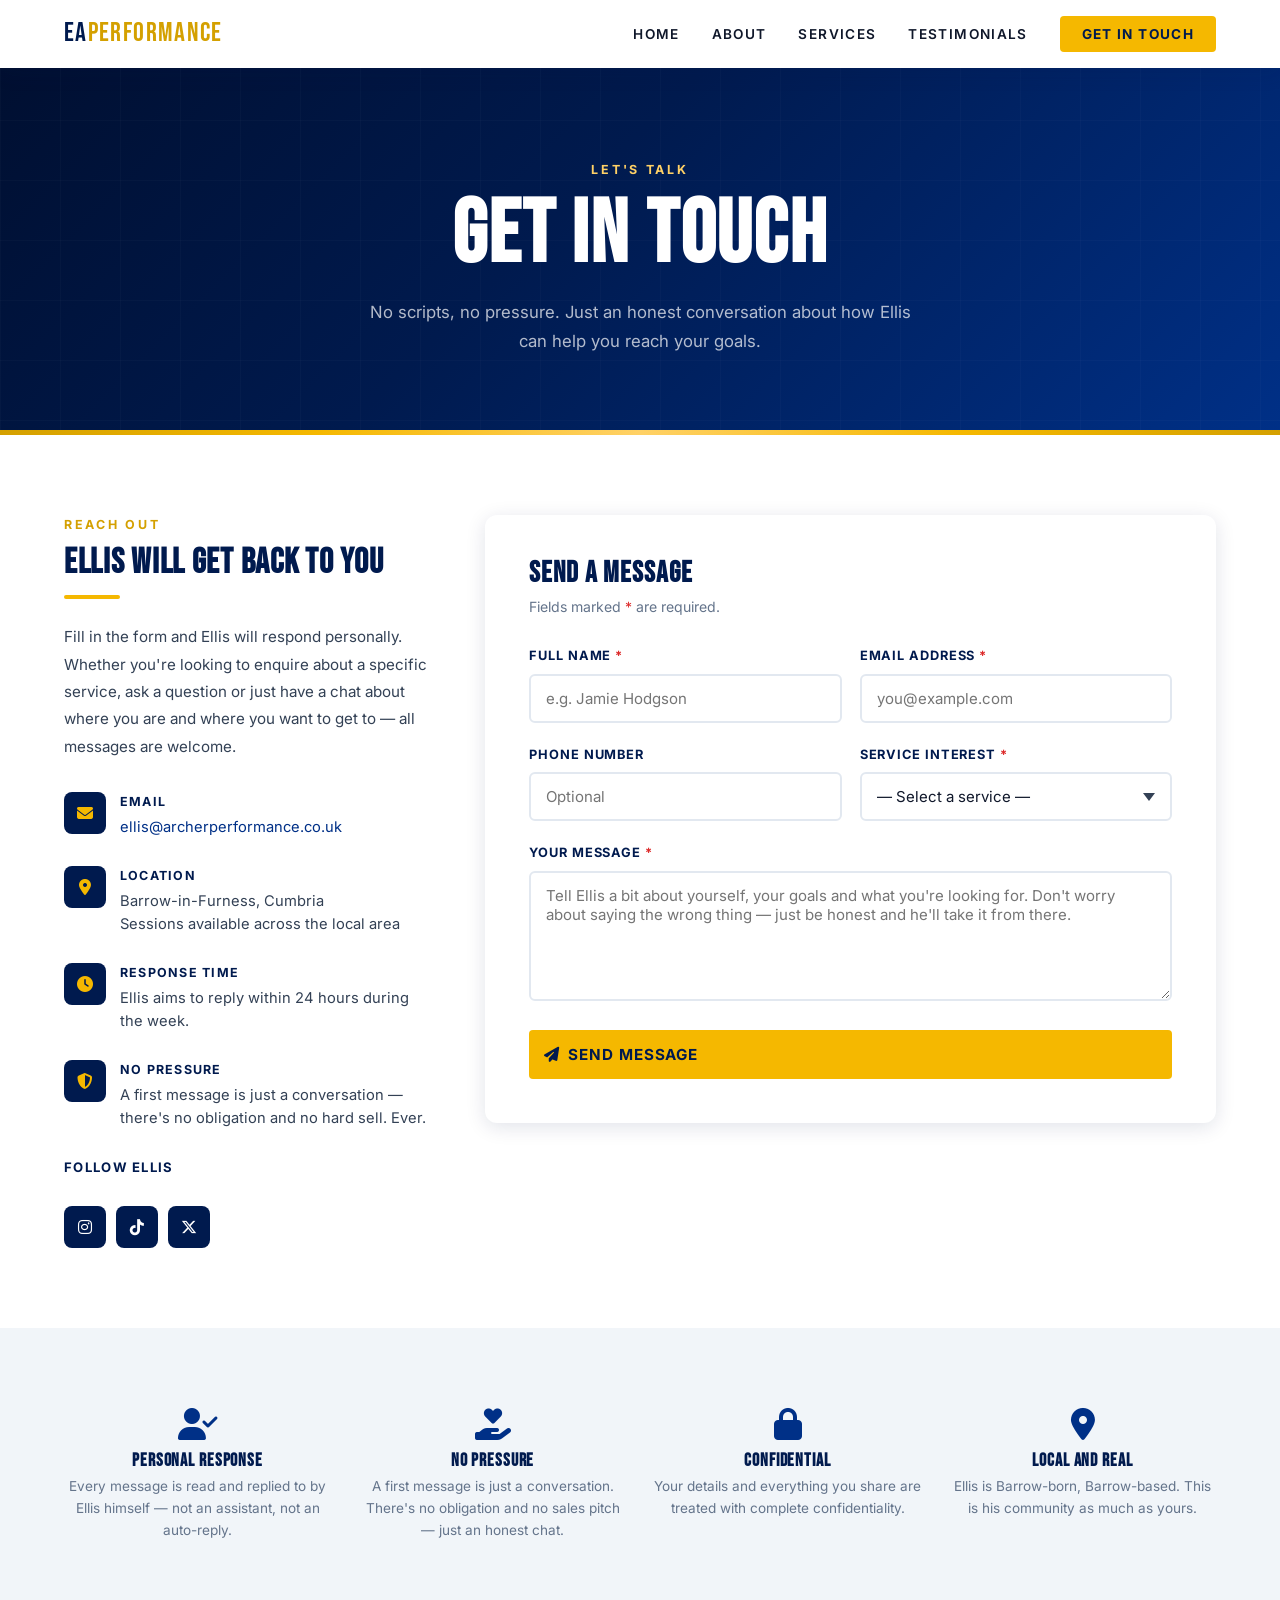
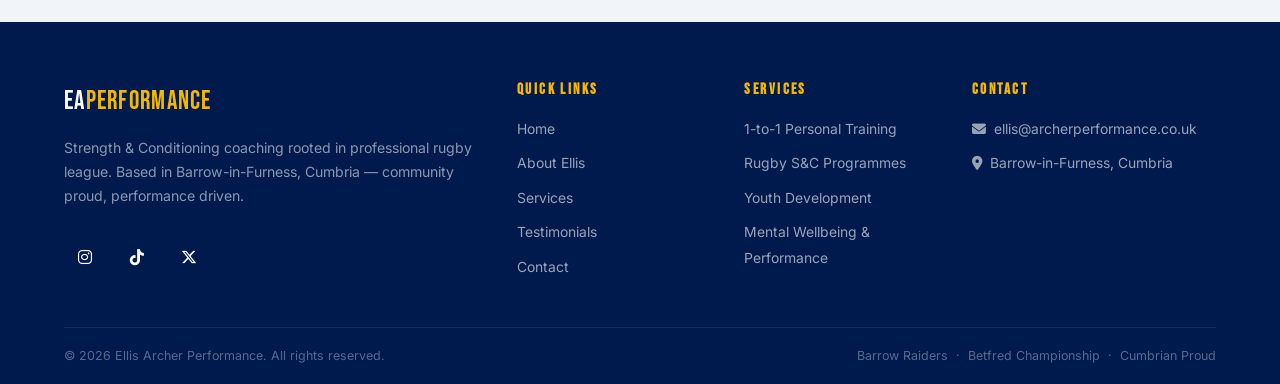
<file: contact.html>
<!DOCTYPE html>
<html lang="en">
<head>
  <meta charset="UTF-8" />
  <meta name="viewport" content="width=device-width, initial-scale=1.0" />
  <meta name="description" content="Get in touch with Ellis Archer Performance — enquire about 1-to-1 personal training, rugby S&C programmes, youth development or mental wellbeing coaching in Barrow-in-Furness." />
  <title>Contact | Ellis Archer Performance</title>
  <link rel="preconnect" href="https://fonts.googleapis.com" />
  <link rel="preconnect" href="https://fonts.gstatic.com" crossorigin />
  <link href="https://fonts.googleapis.com/css2?family=Bebas+Neue&family=Inter:wght@300;400;500;600;700&display=swap" rel="stylesheet" />
  <link rel="stylesheet" href="https://cdnjs.cloudflare.com/ajax/libs/font-awesome/6.5.1/css/all.min.css" />
  <link rel="stylesheet" href="css/style.css" />
</head>
<body>

  <!-- ===== NAVIGATION ===== -->
  <nav class="nav" id="mainNav" aria-label="Main navigation">
    <div class="nav__inner">
      <a href="index.html" class="nav__logo">EA<span>Performance</span></a>
      <ul class="nav__links" role="list">
        <li><a href="index.html"        class="nav__link" data-nav="index.html">Home</a></li>
        <li><a href="about.html"        class="nav__link" data-nav="about.html">About</a></li>
        <li><a href="services.html"     class="nav__link" data-nav="services.html">Services</a></li>
        <li><a href="testimonials.html" class="nav__link" data-nav="testimonials.html">Testimonials</a></li>
        <li><a href="contact.html"      class="nav__link nav__cta" data-nav="contact.html">Get In Touch</a></li>
      </ul>
      <button class="hamburger" id="hamburger" aria-label="Open menu">
        <span></span><span></span><span></span>
      </button>
    </div>
  </nav>

  <div class="mobile-menu" id="mobileMenu" aria-hidden="true">
    <button class="mobile-menu__close" aria-label="Close menu"><i class="fas fa-times"></i></button>
    <a href="index.html"        class="mobile-menu__link" data-nav="index.html">Home</a>
    <a href="about.html"        class="mobile-menu__link" data-nav="about.html">About</a>
    <a href="services.html"     class="mobile-menu__link" data-nav="services.html">Services</a>
    <a href="testimonials.html" class="mobile-menu__link" data-nav="testimonials.html">Testimonials</a>
    <a href="contact.html"      class="mobile-menu__link" data-nav="contact.html">Contact</a>
  </div>

  <!-- ===== PAGE HERO ===== -->
  <section class="page-hero">
    <div class="container page-hero__content">
      <span class="section-label section-label--white">Let's Talk</span>
      <h1 class="page-hero__title">Get In Touch</h1>
      <p class="page-hero__subtitle">No scripts, no pressure. Just an honest conversation about how Ellis can help you reach your goals.</p>
    </div>
  </section>

  <!-- ===== CONTACT SECTION ===== -->
  <section class="section">
    <div class="container">
      <div class="contact-grid">

        <!-- Contact Info -->
        <div class="animate-on-scroll--left">
          <span class="section-label">Reach Out</span>
          <h2 class="section-title" style="font-size: 2.2rem;">Ellis Will Get Back to You</h2>
          <div class="gold-line"></div>
          <p style="font-size: 0.95rem; color: var(--text-body); line-height: 1.8; margin-bottom: 32px;">Fill in the form and Ellis will respond personally. Whether you're looking to enquire about a specific service, ask a question or just have a chat about where you are and where you want to get to — all messages are welcome.</p>

          <div class="contact-info__item">
            <div class="contact-info__icon" aria-hidden="true"><i class="fas fa-envelope"></i></div>
            <div>
              <div class="contact-info__label">Email</div>
              <div class="contact-info__value">
                <a href="mailto:ellis@archerperformance.co.uk">ellis@archerperformance.co.uk</a>
              </div>
            </div>
          </div>

          <div class="contact-info__item">
            <div class="contact-info__icon" aria-hidden="true"><i class="fas fa-location-dot"></i></div>
            <div>
              <div class="contact-info__label">Location</div>
              <div class="contact-info__value">Barrow-in-Furness, Cumbria<br />Sessions available across the local area</div>
            </div>
          </div>

          <div class="contact-info__item">
            <div class="contact-info__icon" aria-hidden="true"><i class="fas fa-clock"></i></div>
            <div>
              <div class="contact-info__label">Response Time</div>
              <div class="contact-info__value">Ellis aims to reply within 24 hours during the week.</div>
            </div>
          </div>

          <div class="contact-info__item">
            <div class="contact-info__icon" aria-hidden="true"><i class="fas fa-shield-halved"></i></div>
            <div>
              <div class="contact-info__label">No Pressure</div>
              <div class="contact-info__value">A first message is just a conversation — there's no obligation and no hard sell. Ever.</div>
            </div>
          </div>

          <!-- Social Links -->
          <div>
            <p style="font-size: 0.82rem; font-weight: 700; letter-spacing: 0.1em; text-transform: uppercase; color: var(--blue-dark); margin-bottom: 12px;">Follow Ellis</p>
            <div class="social-links">
              <a href="#" class="social-link" aria-label="Follow Ellis on Instagram" title="Instagram">
                <i class="fab fa-instagram" aria-hidden="true"></i>
              </a>
              <a href="#" class="social-link" aria-label="Follow Ellis on TikTok" title="TikTok">
                <i class="fab fa-tiktok" aria-hidden="true"></i>
              </a>
              <a href="#" class="social-link" aria-label="Follow Ellis on X / Twitter" title="X / Twitter">
                <i class="fab fa-x-twitter" aria-hidden="true"></i>
              </a>
            </div>
          </div>
        </div>

        <!-- Contact Form -->
        <div class="animate-on-scroll--right">
          <div class="contact-form">
            <h3 style="font-family: var(--font-heading); font-size: 1.8rem; color: var(--blue-dark); margin-bottom: 6px; letter-spacing: 0.03em;">Send a Message</h3>
            <p style="font-size: 0.88rem; color: var(--text-muted); margin-bottom: 28px;">Fields marked <span style="color:#DC2626;">*</span> are required.</p>

            <form id="contactForm" novalidate>

              <div class="form-row">
                <div class="form-group">
                  <label class="form-label" for="name">Full Name <span>*</span></label>
                  <input class="form-input" type="text" id="name" name="name" placeholder="e.g. Jamie Hodgson" autocomplete="name" />
                  <span class="form-error" id="nameError" role="alert"></span>
                </div>
                <div class="form-group">
                  <label class="form-label" for="email">Email Address <span>*</span></label>
                  <input class="form-input" type="email" id="email" name="email" placeholder="you@example.com" autocomplete="email" />
                  <span class="form-error" id="emailError" role="alert"></span>
                </div>
              </div>

              <div class="form-row">
                <div class="form-group">
                  <label class="form-label" for="phone">Phone Number</label>
                  <input class="form-input" type="tel" id="phone" name="phone" placeholder="Optional" autocomplete="tel" />
                </div>
                <div class="form-group">
                  <label class="form-label" for="service">Service Interest <span>*</span></label>
                  <select class="form-select" id="service" name="service">
                    <option value="">— Select a service —</option>
                    <option value="personal-training">1-to-1 Personal Training</option>
                    <option value="rugby-sc">Rugby-Specific S&amp;C Programme</option>
                    <option value="youth-development">Youth &amp; Junior Athlete Development</option>
                    <option value="mental-wellbeing">Mental Wellbeing &amp; Performance Coaching</option>
                    <option value="general">General Enquiry</option>
                  </select>
                  <span class="form-error" id="serviceError" role="alert"></span>
                </div>
              </div>

              <div class="form-group">
                <label class="form-label" for="message">Your Message <span>*</span></label>
                <textarea class="form-textarea" id="message" name="message" placeholder="Tell Ellis a bit about yourself, your goals and what you're looking for. Don't worry about saying the wrong thing — just be honest and he'll take it from there."></textarea>
                <span class="form-error" id="messageError" role="alert"></span>
              </div>

              <div class="form-group" style="margin-bottom: 0;">
                <button type="submit" class="btn btn--primary form-submit">
                  <i class="fas fa-paper-plane" aria-hidden="true"></i> Send Message
                </button>
              </div>

            </form>

            <div class="form-success" id="formSuccess" role="alert">
              <i class="fas fa-circle-check" style="color: #059669; font-size: 1.5rem; margin-bottom: 12px; display: block;" aria-hidden="true"></i>
              <strong>Message sent — thanks!</strong><br />
              Ellis will get back to you personally within 24 hours. In the meantime, follow along on Instagram and TikTok.
            </div>

          </div>
        </div>

      </div>
    </div>
  </section>

  <!-- ===== REASSURANCE STRIP ===== -->
  <section class="section section--grey">
    <div class="container">
      <div style="display: grid; grid-template-columns: repeat(auto-fit, minmax(200px, 1fr)); gap: 28px; text-align: center;">

        <div class="animate-on-scroll delay-1">
          <i class="fas fa-user-check" style="font-size: 2rem; color: var(--blue); margin-bottom: 12px;" aria-hidden="true"></i>
          <h4 style="font-family: var(--font-heading); font-size: 1.1rem; color: var(--blue-dark); margin-bottom: 6px; letter-spacing: 0.05em;">Personal Response</h4>
          <p style="font-size: 0.85rem; color: var(--text-muted);">Every message is read and replied to by Ellis himself — not an assistant, not an auto-reply.</p>
        </div>

        <div class="animate-on-scroll delay-2">
          <i class="fas fa-hand-holding-heart" style="font-size: 2rem; color: var(--blue); margin-bottom: 12px;" aria-hidden="true"></i>
          <h4 style="font-family: var(--font-heading); font-size: 1.1rem; color: var(--blue-dark); margin-bottom: 6px; letter-spacing: 0.05em;">No Pressure</h4>
          <p style="font-size: 0.85rem; color: var(--text-muted);">A first message is just a conversation. There's no obligation and no sales pitch — just an honest chat.</p>
        </div>

        <div class="animate-on-scroll delay-3">
          <i class="fas fa-lock" style="font-size: 2rem; color: var(--blue); margin-bottom: 12px;" aria-hidden="true"></i>
          <h4 style="font-family: var(--font-heading); font-size: 1.1rem; color: var(--blue-dark); margin-bottom: 6px; letter-spacing: 0.05em;">Confidential</h4>
          <p style="font-size: 0.85rem; color: var(--text-muted);">Your details and everything you share are treated with complete confidentiality.</p>
        </div>

        <div class="animate-on-scroll delay-4">
          <i class="fas fa-map-marker-alt" style="font-size: 2rem; color: var(--blue); margin-bottom: 12px;" aria-hidden="true"></i>
          <h4 style="font-family: var(--font-heading); font-size: 1.1rem; color: var(--blue-dark); margin-bottom: 6px; letter-spacing: 0.05em;">Local and Real</h4>
          <p style="font-size: 0.85rem; color: var(--text-muted);">Ellis is Barrow-born, Barrow-based. This is his community as much as yours.</p>
        </div>

      </div>
    </div>
  </section>

  <!-- ===== FOOTER ===== -->
  <footer class="footer">
    <div class="container">
      <div class="footer__grid">
        <div>
          <a href="index.html" class="footer__logo">EA<span>Performance</span></a>
          <p class="footer__tagline">Strength &amp; Conditioning coaching rooted in professional rugby league. Based in Barrow-in-Furness, Cumbria — community proud, performance driven.</p>
          <div class="social-links">
            <a href="#" class="social-link" aria-label="Instagram"><i class="fab fa-instagram" aria-hidden="true"></i></a>
            <a href="#" class="social-link" aria-label="TikTok"><i class="fab fa-tiktok" aria-hidden="true"></i></a>
            <a href="#" class="social-link" aria-label="X / Twitter"><i class="fab fa-x-twitter" aria-hidden="true"></i></a>
          </div>
        </div>
        <div>
          <h4 class="footer__col-title">Quick Links</h4>
          <ul class="footer__links">
            <li><a href="index.html"        class="footer__link">Home</a></li>
            <li><a href="about.html"        class="footer__link">About Ellis</a></li>
            <li><a href="services.html"     class="footer__link">Services</a></li>
            <li><a href="testimonials.html" class="footer__link">Testimonials</a></li>
            <li><a href="contact.html"      class="footer__link">Contact</a></li>
          </ul>
        </div>
        <div>
          <h4 class="footer__col-title">Services</h4>
          <ul class="footer__links">
            <li><a href="services.html" class="footer__link">1-to-1 Personal Training</a></li>
            <li><a href="services.html" class="footer__link">Rugby S&amp;C Programmes</a></li>
            <li><a href="services.html" class="footer__link">Youth Development</a></li>
            <li><a href="services.html" class="footer__link">Mental Wellbeing &amp; Performance</a></li>
          </ul>
        </div>
        <div>
          <h4 class="footer__col-title">Contact</h4>
          <ul class="footer__links">
            <li><a href="mailto:ellis@archerperformance.co.uk" class="footer__link"><i class="fas fa-envelope" aria-hidden="true"></i>&nbsp; ellis@archerperformance.co.uk</a></li>
            <li><span class="footer__link"><i class="fas fa-location-dot" aria-hidden="true"></i>&nbsp; Barrow-in-Furness, Cumbria</span></li>
          </ul>
        </div>
      </div>
      <div class="footer__bottom">
        <p class="footer__copy">&copy; 2026 Ellis Archer Performance. All rights reserved.</p>
        <p class="footer__copy">Barrow Raiders &nbsp;·&nbsp; Betfred Championship &nbsp;·&nbsp; Cumbrian Proud</p>
      </div>
    </div>
  </footer>

  <script src="js/main.js"></script>
</body>
</html>
</file>
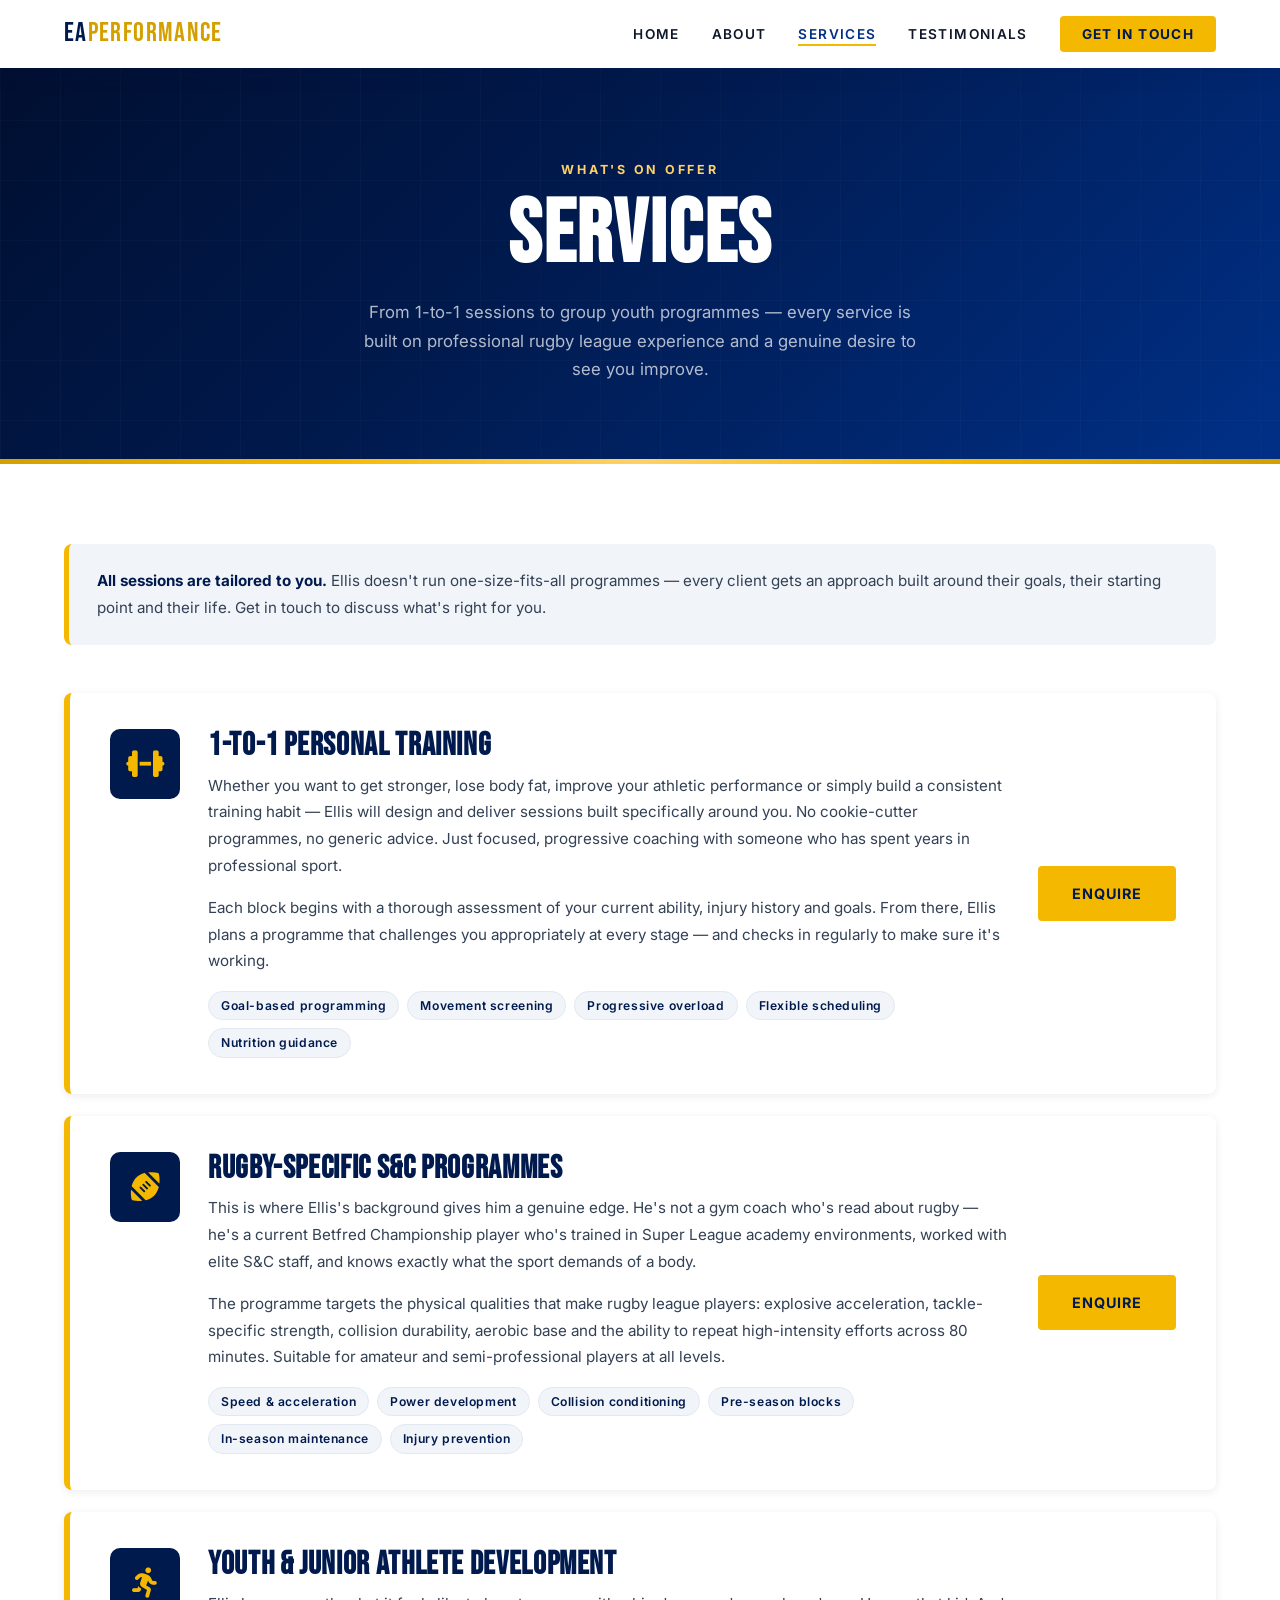
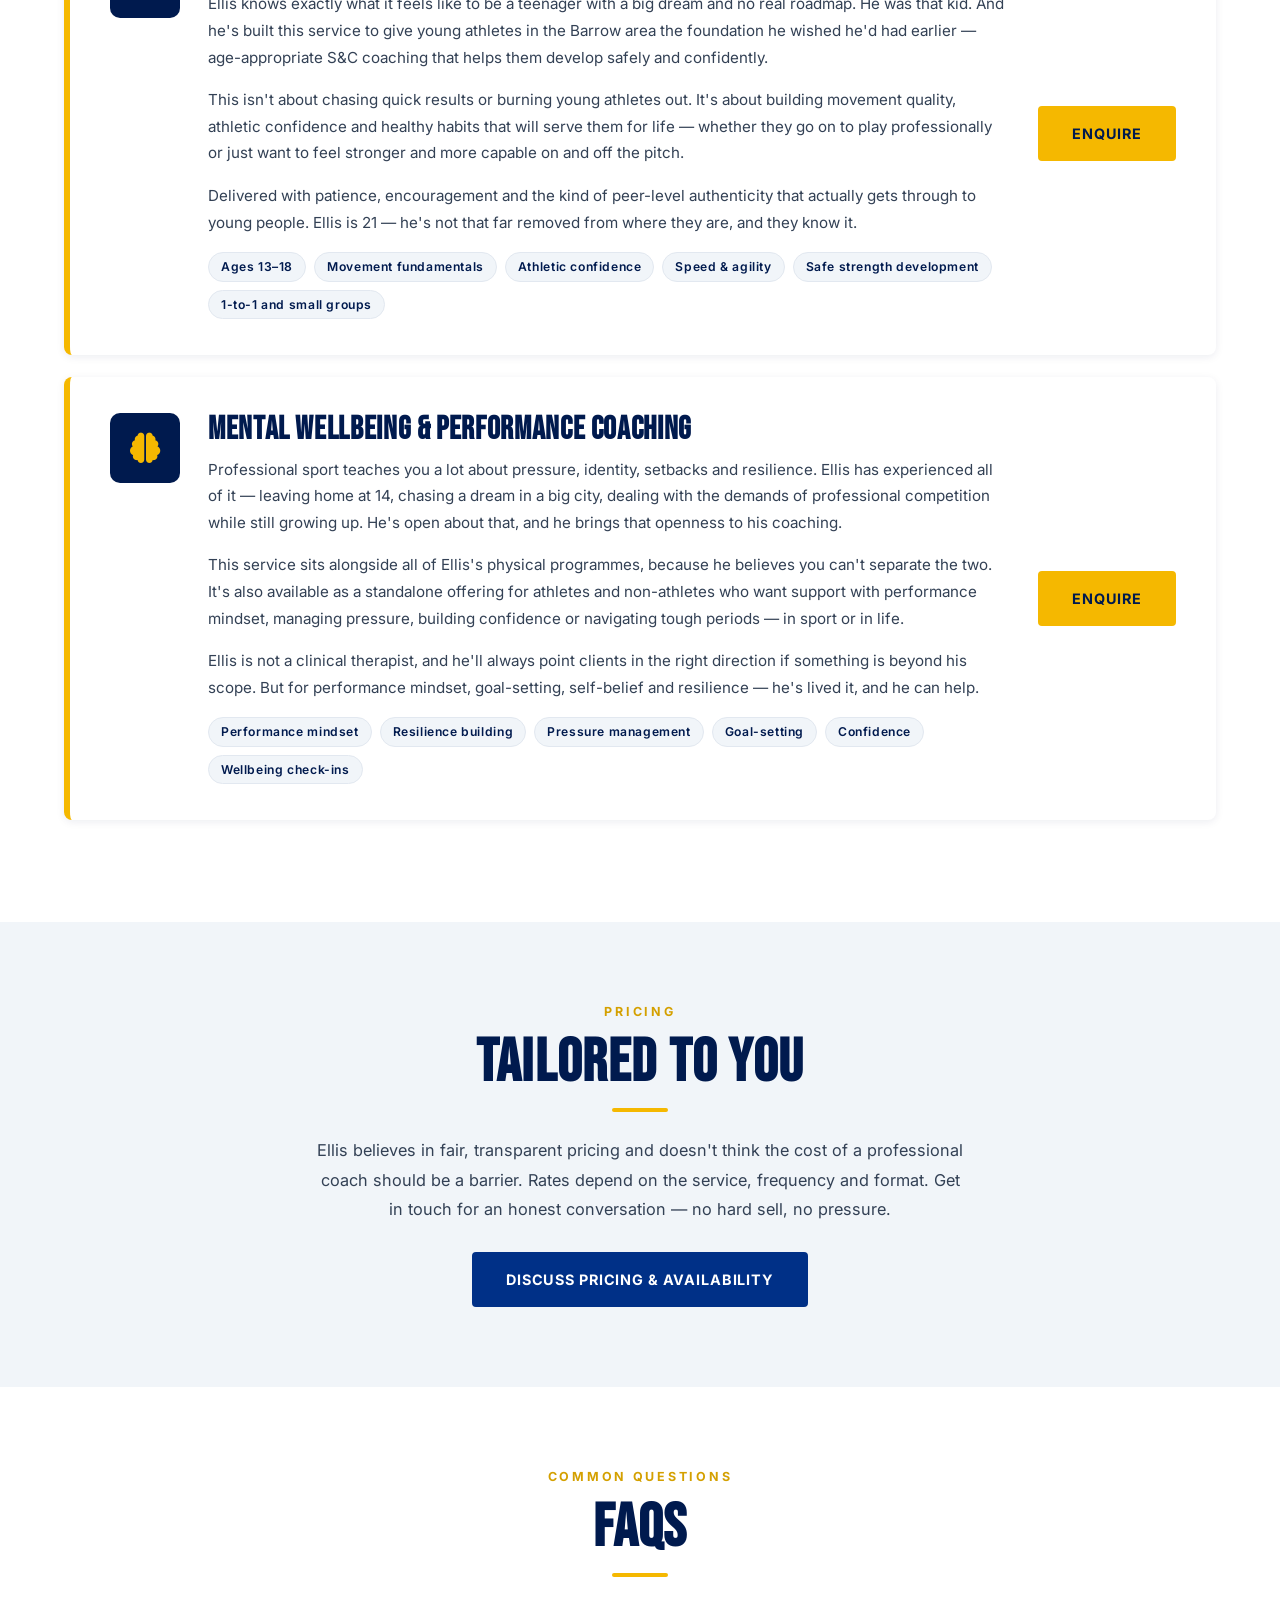
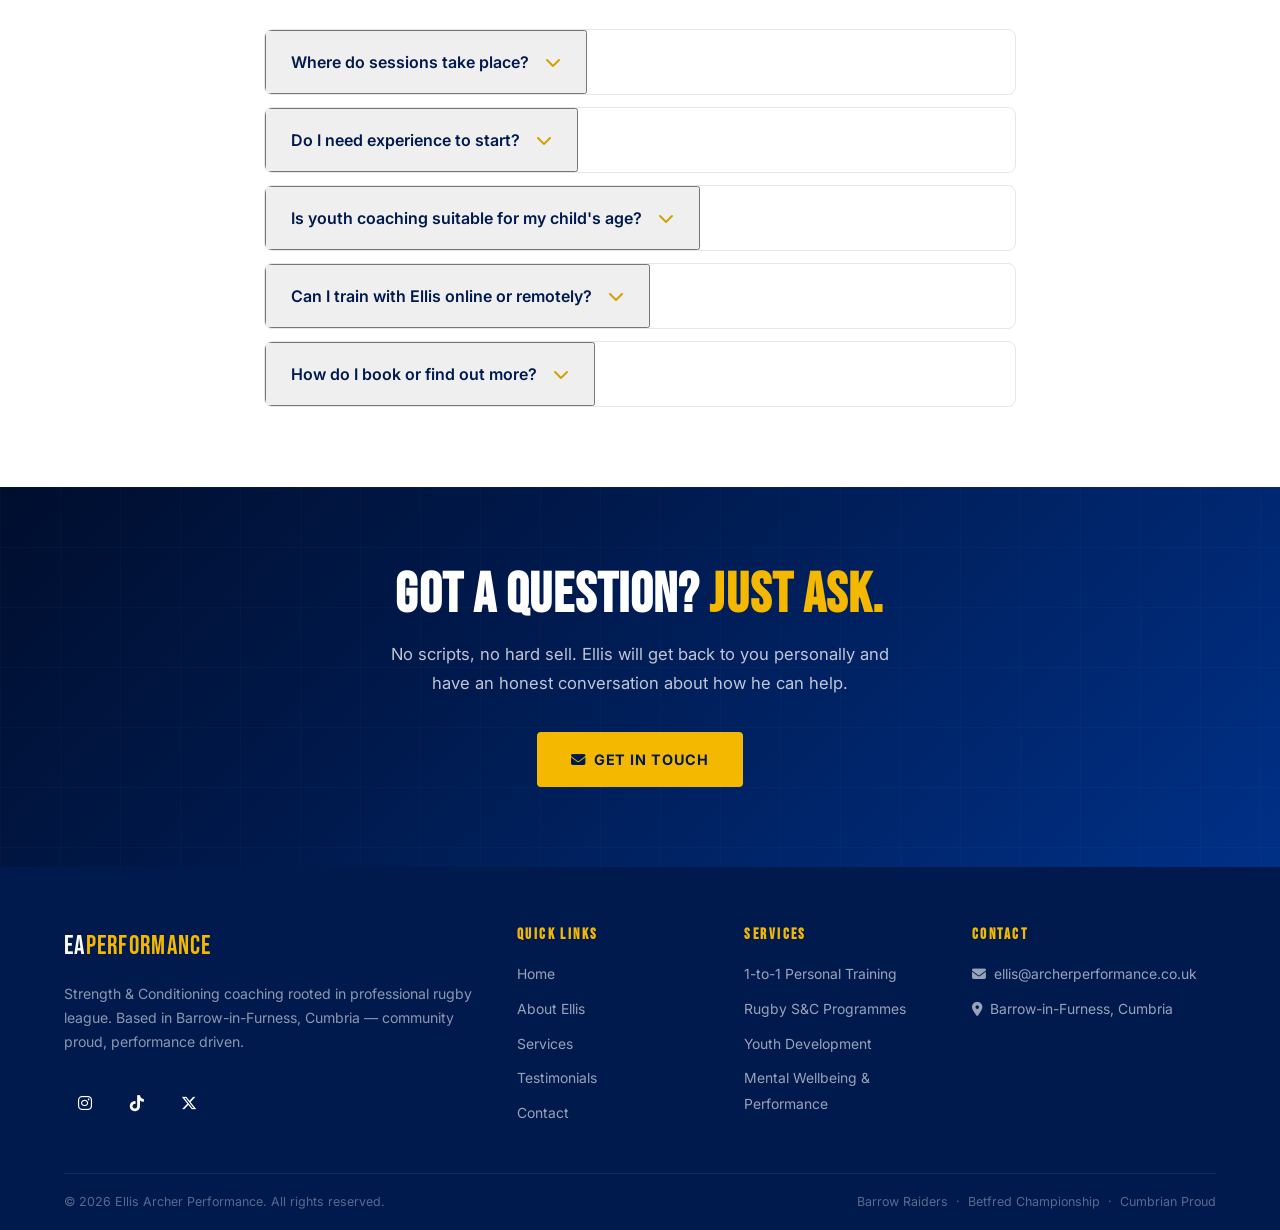
<file: services.html>
<!DOCTYPE html>
<html lang="en">
<head>
  <meta charset="UTF-8" />
  <meta name="viewport" content="width=device-width, initial-scale=1.0" />
  <meta name="description" content="Ellis Archer Performance services — 1-to-1 personal training, rugby-specific S&C programmes, youth athlete development and mental wellbeing coaching in Barrow-in-Furness." />
  <title>Services | Ellis Archer Performance</title>
  <link rel="preconnect" href="https://fonts.googleapis.com" />
  <link rel="preconnect" href="https://fonts.gstatic.com" crossorigin />
  <link href="https://fonts.googleapis.com/css2?family=Bebas+Neue&family=Inter:wght@300;400;500;600;700&display=swap" rel="stylesheet" />
  <link rel="stylesheet" href="https://cdnjs.cloudflare.com/ajax/libs/font-awesome/6.5.1/css/all.min.css" />
  <link rel="stylesheet" href="css/style.css" />
</head>
<body>

  <!-- ===== NAVIGATION ===== -->
  <nav class="nav" id="mainNav" aria-label="Main navigation">
    <div class="nav__inner">
      <a href="index.html" class="nav__logo">EA<span>Performance</span></a>
      <ul class="nav__links" role="list">
        <li><a href="index.html"        class="nav__link" data-nav="index.html">Home</a></li>
        <li><a href="about.html"        class="nav__link" data-nav="about.html">About</a></li>
        <li><a href="services.html"     class="nav__link" data-nav="services.html">Services</a></li>
        <li><a href="testimonials.html" class="nav__link" data-nav="testimonials.html">Testimonials</a></li>
        <li><a href="contact.html"      class="nav__link nav__cta" data-nav="contact.html">Get In Touch</a></li>
      </ul>
      <button class="hamburger" id="hamburger" aria-label="Open menu">
        <span></span><span></span><span></span>
      </button>
    </div>
  </nav>

  <div class="mobile-menu" id="mobileMenu" aria-hidden="true">
    <button class="mobile-menu__close" aria-label="Close menu"><i class="fas fa-times"></i></button>
    <a href="index.html"        class="mobile-menu__link" data-nav="index.html">Home</a>
    <a href="about.html"        class="mobile-menu__link" data-nav="about.html">About</a>
    <a href="services.html"     class="mobile-menu__link" data-nav="services.html">Services</a>
    <a href="testimonials.html" class="mobile-menu__link" data-nav="testimonials.html">Testimonials</a>
    <a href="contact.html"      class="mobile-menu__link" data-nav="contact.html">Contact</a>
  </div>

  <!-- ===== PAGE HERO ===== -->
  <section class="page-hero">
    <div class="container page-hero__content">
      <span class="section-label section-label--white">What's On Offer</span>
      <h1 class="page-hero__title">Services</h1>
      <p class="page-hero__subtitle">From 1-to-1 sessions to group youth programmes — every service is built on professional rugby league experience and a genuine desire to see you improve.</p>
    </div>
  </section>

  <!-- ===== SERVICES ===== -->
  <section class="section">
    <div class="container">

      <!-- Intro note -->
      <div style="background: var(--grey-100); border-radius: 8px; padding: 24px 28px; margin-bottom: 48px; border-left: 5px solid var(--gold);" class="animate-on-scroll">
        <p style="font-size: 0.95rem; color: var(--text-body); line-height: 1.75; margin: 0;">
          <strong style="color: var(--blue-dark);">All sessions are tailored to you.</strong> Ellis doesn't run one-size-fits-all programmes — every client gets an approach built around their goals, their starting point and their life. Get in touch to discuss what's right for you.
        </p>
      </div>

      <!-- 1: 1-to-1 Personal Training -->
      <div class="service-full animate-on-scroll">
        <div class="service-full__icon" aria-hidden="true">
          <i class="fas fa-dumbbell"></i>
        </div>
        <div>
          <h2 class="service-full__title">1-to-1 Personal Training</h2>
          <p class="service-full__desc">Whether you want to get stronger, lose body fat, improve your athletic performance or simply build a consistent training habit — Ellis will design and deliver sessions built specifically around you. No cookie-cutter programmes, no generic advice. Just focused, progressive coaching with someone who has spent years in professional sport.</p>
          <p class="service-full__desc">Each block begins with a thorough assessment of your current ability, injury history and goals. From there, Ellis plans a programme that challenges you appropriately at every stage — and checks in regularly to make sure it's working.</p>
          <div class="service-full__tags">
            <span class="tag">Goal-based programming</span>
            <span class="tag">Movement screening</span>
            <span class="tag">Progressive overload</span>
            <span class="tag">Flexible scheduling</span>
            <span class="tag">Nutrition guidance</span>
          </div>
        </div>
        <div class="service-full__action">
          <a href="contact.html?service=personal-training" class="btn btn--primary">Enquire</a>
        </div>
      </div>

      <!-- 2: Rugby-Specific S&C -->
      <div class="service-full animate-on-scroll">
        <div class="service-full__icon" aria-hidden="true">
          <i class="fas fa-football"></i>
        </div>
        <div>
          <h2 class="service-full__title">Rugby-Specific S&amp;C Programmes</h2>
          <p class="service-full__desc">This is where Ellis's background gives him a genuine edge. He's not a gym coach who's read about rugby — he's a current Betfred Championship player who's trained in Super League academy environments, worked with elite S&amp;C staff, and knows exactly what the sport demands of a body.</p>
          <p class="service-full__desc">The programme targets the physical qualities that make rugby league players: explosive acceleration, tackle-specific strength, collision durability, aerobic base and the ability to repeat high-intensity efforts across 80 minutes. Suitable for amateur and semi-professional players at all levels.</p>
          <div class="service-full__tags">
            <span class="tag">Speed &amp; acceleration</span>
            <span class="tag">Power development</span>
            <span class="tag">Collision conditioning</span>
            <span class="tag">Pre-season blocks</span>
            <span class="tag">In-season maintenance</span>
            <span class="tag">Injury prevention</span>
          </div>
        </div>
        <div class="service-full__action">
          <a href="contact.html?service=rugby-sc" class="btn btn--primary">Enquire</a>
        </div>
      </div>

      <!-- 3: Youth Athlete Development -->
      <div class="service-full animate-on-scroll">
        <div class="service-full__icon" aria-hidden="true">
          <i class="fas fa-person-running"></i>
        </div>
        <div>
          <h2 class="service-full__title">Youth &amp; Junior Athlete Development</h2>
          <p class="service-full__desc">Ellis knows exactly what it feels like to be a teenager with a big dream and no real roadmap. He was that kid. And he's built this service to give young athletes in the Barrow area the foundation he wished he'd had earlier — age-appropriate S&amp;C coaching that helps them develop safely and confidently.</p>
          <p class="service-full__desc">This isn't about chasing quick results or burning young athletes out. It's about building movement quality, athletic confidence and healthy habits that will serve them for life — whether they go on to play professionally or just want to feel stronger and more capable on and off the pitch.</p>
          <p class="service-full__desc">Delivered with patience, encouragement and the kind of peer-level authenticity that actually gets through to young people. Ellis is 21 — he's not that far removed from where they are, and they know it.</p>
          <div class="service-full__tags">
            <span class="tag">Ages 13–18</span>
            <span class="tag">Movement fundamentals</span>
            <span class="tag">Athletic confidence</span>
            <span class="tag">Speed &amp; agility</span>
            <span class="tag">Safe strength development</span>
            <span class="tag">1-to-1 and small groups</span>
          </div>
        </div>
        <div class="service-full__action">
          <a href="contact.html?service=youth-development" class="btn btn--primary">Enquire</a>
        </div>
      </div>

      <!-- 4: Mental Wellbeing & Performance -->
      <div class="service-full animate-on-scroll">
        <div class="service-full__icon" aria-hidden="true">
          <i class="fas fa-brain"></i>
        </div>
        <div>
          <h2 class="service-full__title">Mental Wellbeing &amp; Performance Coaching</h2>
          <p class="service-full__desc">Professional sport teaches you a lot about pressure, identity, setbacks and resilience. Ellis has experienced all of it — leaving home at 14, chasing a dream in a big city, dealing with the demands of professional competition while still growing up. He's open about that, and he brings that openness to his coaching.</p>
          <p class="service-full__desc">This service sits alongside all of Ellis's physical programmes, because he believes you can't separate the two. It's also available as a standalone offering for athletes and non-athletes who want support with performance mindset, managing pressure, building confidence or navigating tough periods — in sport or in life.</p>
          <p class="service-full__desc">Ellis is not a clinical therapist, and he'll always point clients in the right direction if something is beyond his scope. But for performance mindset, goal-setting, self-belief and resilience — he's lived it, and he can help.</p>
          <div class="service-full__tags">
            <span class="tag">Performance mindset</span>
            <span class="tag">Resilience building</span>
            <span class="tag">Pressure management</span>
            <span class="tag">Goal-setting</span>
            <span class="tag">Confidence</span>
            <span class="tag">Wellbeing check-ins</span>
          </div>
        </div>
        <div class="service-full__action">
          <a href="contact.html?service=mental-wellbeing" class="btn btn--primary">Enquire</a>
        </div>
      </div>

    </div>
  </section>

  <!-- ===== PRICING NOTE ===== -->
  <section class="section section--grey">
    <div class="container" style="text-align: center; max-width: 700px;">
      <div class="animate-on-scroll">
        <span class="section-label">Pricing</span>
        <h2 class="section-title">Tailored to You</h2>
        <div class="gold-line gold-line--center"></div>
        <p style="font-size: 1.02rem; color: var(--text-body); line-height: 1.8; margin-bottom: 28px;">Ellis believes in fair, transparent pricing and doesn't think the cost of a professional coach should be a barrier. Rates depend on the service, frequency and format. Get in touch for an honest conversation — no hard sell, no pressure.</p>
        <a href="contact.html" class="btn btn--blue">Discuss Pricing &amp; Availability</a>
      </div>
    </div>
  </section>

  <!-- ===== FAQ ===== -->
  <section class="section">
    <div class="container" style="max-width: 800px;">
      <div class="section-header section-header--center animate-on-scroll">
        <span class="section-label">Common Questions</span>
        <h2 class="section-title">FAQs</h2>
        <div class="gold-line gold-line--center"></div>
      </div>

      <div class="faq-list animate-on-scroll">

        <div class="faq-item">
          <button class="faq-question">
            Where do sessions take place?
            <i class="fas fa-chevron-down" aria-hidden="true"></i>
          </button>
          <div class="faq-answer">
            <p>Sessions are typically held at local gym facilities in Barrow-in-Furness and the surrounding area. Ellis can discuss the best venue option for you when you get in touch — including outdoor sessions where appropriate.</p>
          </div>
        </div>

        <div class="faq-item">
          <button class="faq-question">
            Do I need experience to start?
            <i class="fas fa-chevron-down" aria-hidden="true"></i>
          </button>
          <div class="faq-answer">
            <p>Not at all. Ellis works with people at all stages — from complete beginners who've never trained before, to experienced athletes looking to add a competitive edge. Every programme starts with an honest assessment of where you're at right now, and goes from there.</p>
          </div>
        </div>

        <div class="faq-item">
          <button class="faq-question">
            Is youth coaching suitable for my child's age?
            <i class="fas fa-chevron-down" aria-hidden="true"></i>
          </button>
          <div class="faq-answer">
            <p>The youth programme is primarily aimed at athletes aged 13–18. Ellis is experienced in age-appropriate training principles and takes a safe, encouraging approach. If your child is younger, get in touch and Ellis can advise on whether a programme is suitable.</p>
          </div>
        </div>

        <div class="faq-item">
          <button class="faq-question">
            Can I train with Ellis online or remotely?
            <i class="fas fa-chevron-down" aria-hidden="true"></i>
          </button>
          <div class="faq-answer">
            <p>Ellis's primary focus is in-person coaching in the Barrow and Cumbria area, where he can deliver the most effective sessions. However, remote programming and check-in support may be available for certain services. Get in touch to discuss your situation.</p>
          </div>
        </div>

        <div class="faq-item">
          <button class="faq-question">
            How do I book or find out more?
            <i class="fas fa-chevron-down" aria-hidden="true"></i>
          </button>
          <div class="faq-answer">
            <p>Just use the contact form on the Contact page, or drop Ellis an email at <a href="mailto:ellis@archerperformance.co.uk" style="color: var(--blue);">ellis@archerperformance.co.uk</a>. He'll get back to you quickly, have a no-pressure conversation about what you need, and take it from there.</p>
          </div>
        </div>

      </div>
    </div>
  </section>

  <!-- ===== CTA BANNER ===== -->
  <section class="cta-banner">
    <div class="container">
      <div class="cta-banner__content animate-on-scroll">
        <h2 class="cta-banner__title">Got a Question? <span>Just Ask.</span></h2>
        <p class="cta-banner__subtitle">No scripts, no hard sell. Ellis will get back to you personally and have an honest conversation about how he can help.</p>
        <a href="contact.html" class="btn btn--primary">
          <i class="fas fa-envelope"></i> Get In Touch
        </a>
      </div>
    </div>
  </section>

  <!-- ===== FOOTER ===== -->
  <footer class="footer">
    <div class="container">
      <div class="footer__grid">
        <div>
          <a href="index.html" class="footer__logo">EA<span>Performance</span></a>
          <p class="footer__tagline">Strength &amp; Conditioning coaching rooted in professional rugby league. Based in Barrow-in-Furness, Cumbria — community proud, performance driven.</p>
          <div class="social-links">
            <a href="#" class="social-link" aria-label="Instagram"><i class="fab fa-instagram" aria-hidden="true"></i></a>
            <a href="#" class="social-link" aria-label="TikTok"><i class="fab fa-tiktok" aria-hidden="true"></i></a>
            <a href="#" class="social-link" aria-label="X / Twitter"><i class="fab fa-x-twitter" aria-hidden="true"></i></a>
          </div>
        </div>
        <div>
          <h4 class="footer__col-title">Quick Links</h4>
          <ul class="footer__links">
            <li><a href="index.html"        class="footer__link">Home</a></li>
            <li><a href="about.html"        class="footer__link">About Ellis</a></li>
            <li><a href="services.html"     class="footer__link">Services</a></li>
            <li><a href="testimonials.html" class="footer__link">Testimonials</a></li>
            <li><a href="contact.html"      class="footer__link">Contact</a></li>
          </ul>
        </div>
        <div>
          <h4 class="footer__col-title">Services</h4>
          <ul class="footer__links">
            <li><a href="services.html" class="footer__link">1-to-1 Personal Training</a></li>
            <li><a href="services.html" class="footer__link">Rugby S&amp;C Programmes</a></li>
            <li><a href="services.html" class="footer__link">Youth Development</a></li>
            <li><a href="services.html" class="footer__link">Mental Wellbeing &amp; Performance</a></li>
          </ul>
        </div>
        <div>
          <h4 class="footer__col-title">Contact</h4>
          <ul class="footer__links">
            <li><a href="mailto:ellis@archerperformance.co.uk" class="footer__link"><i class="fas fa-envelope" aria-hidden="true"></i>&nbsp; ellis@archerperformance.co.uk</a></li>
            <li><span class="footer__link"><i class="fas fa-location-dot" aria-hidden="true"></i>&nbsp; Barrow-in-Furness, Cumbria</span></li>
          </ul>
        </div>
      </div>
      <div class="footer__bottom">
        <p class="footer__copy">&copy; 2026 Ellis Archer Performance. All rights reserved.</p>
        <p class="footer__copy">Barrow Raiders &nbsp;·&nbsp; Betfred Championship &nbsp;·&nbsp; Cumbrian Proud</p>
      </div>
    </div>
  </footer>

  <script src="js/main.js"></script>
</body>
</html>
</file>
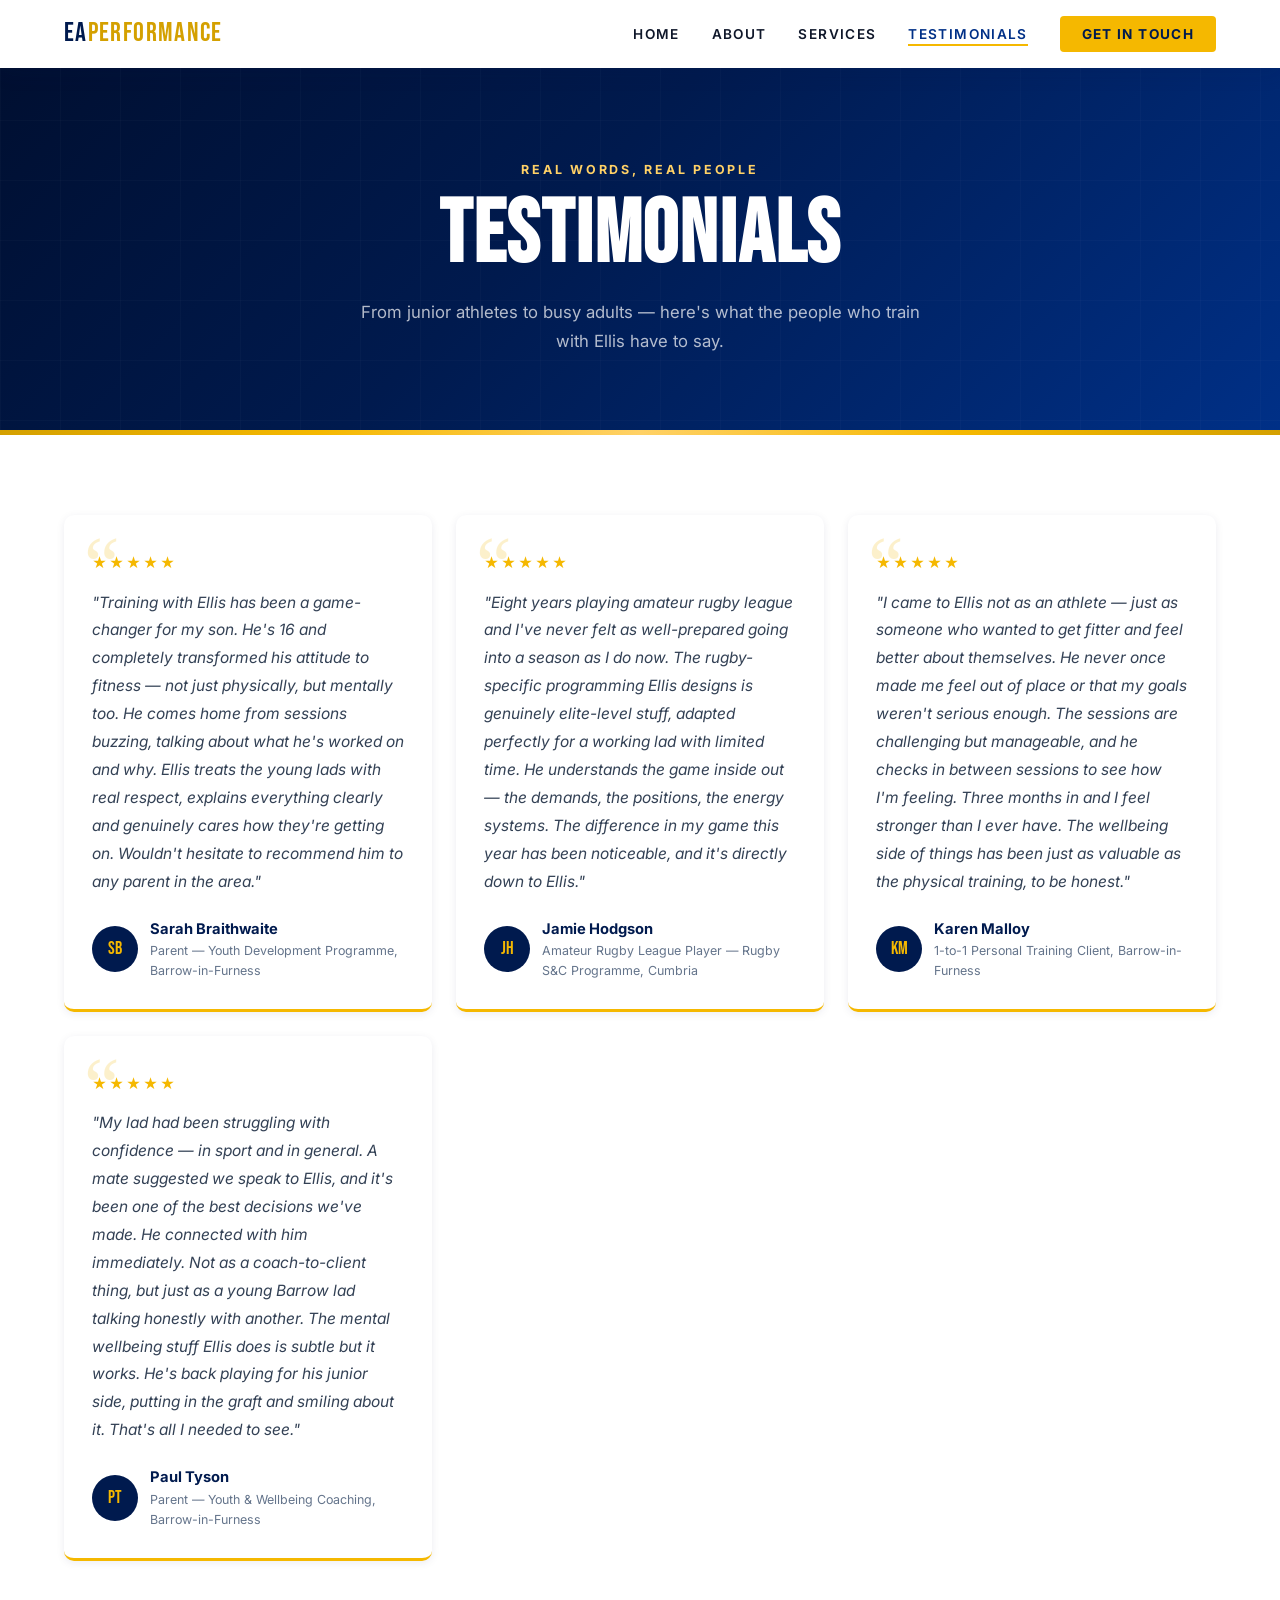
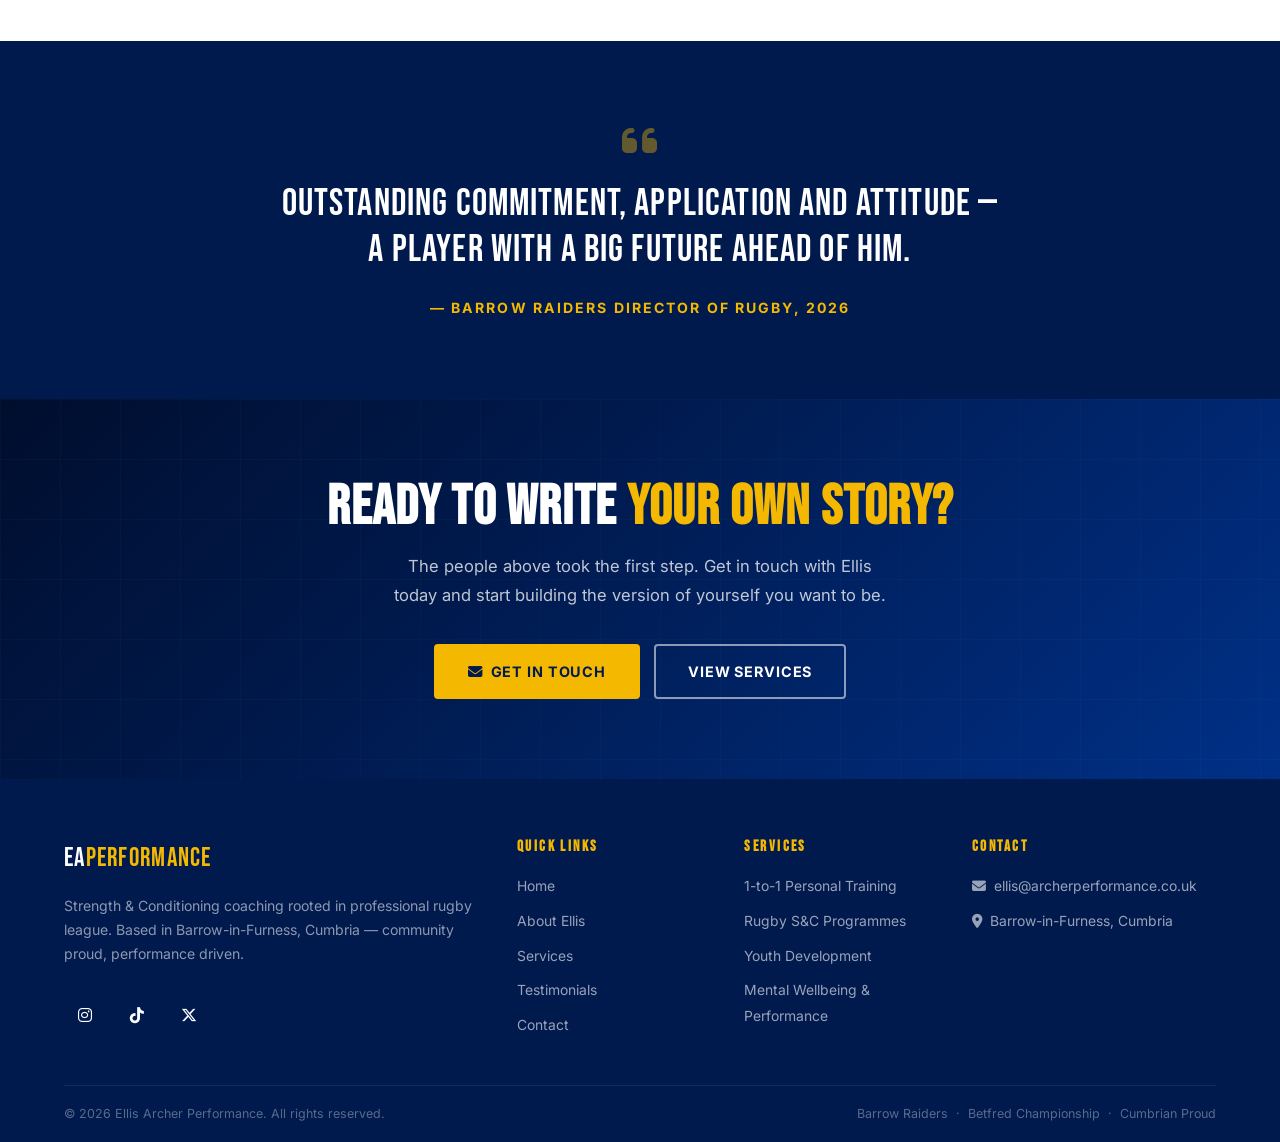
<file: testimonials.html>
<!DOCTYPE html>
<html lang="en">
<head>
  <meta charset="UTF-8" />
  <meta name="viewport" content="width=device-width, initial-scale=1.0" />
  <meta name="description" content="What clients say about Ellis Archer Performance — reviews from athletes, parents and community members across Barrow-in-Furness and Cumbria." />
  <title>Testimonials | Ellis Archer Performance</title>
  <link rel="preconnect" href="https://fonts.googleapis.com" />
  <link rel="preconnect" href="https://fonts.gstatic.com" crossorigin />
  <link href="https://fonts.googleapis.com/css2?family=Bebas+Neue&family=Inter:wght@300;400;500;600;700&display=swap" rel="stylesheet" />
  <link rel="stylesheet" href="https://cdnjs.cloudflare.com/ajax/libs/font-awesome/6.5.1/css/all.min.css" />
  <link rel="stylesheet" href="css/style.css" />
</head>
<body>

  <!-- ===== NAVIGATION ===== -->
  <nav class="nav" id="mainNav" aria-label="Main navigation">
    <div class="nav__inner">
      <a href="index.html" class="nav__logo">EA<span>Performance</span></a>
      <ul class="nav__links" role="list">
        <li><a href="index.html"        class="nav__link" data-nav="index.html">Home</a></li>
        <li><a href="about.html"        class="nav__link" data-nav="about.html">About</a></li>
        <li><a href="services.html"     class="nav__link" data-nav="services.html">Services</a></li>
        <li><a href="testimonials.html" class="nav__link" data-nav="testimonials.html">Testimonials</a></li>
        <li><a href="contact.html"      class="nav__link nav__cta" data-nav="contact.html">Get In Touch</a></li>
      </ul>
      <button class="hamburger" id="hamburger" aria-label="Open menu">
        <span></span><span></span><span></span>
      </button>
    </div>
  </nav>

  <div class="mobile-menu" id="mobileMenu" aria-hidden="true">
    <button class="mobile-menu__close" aria-label="Close menu"><i class="fas fa-times"></i></button>
    <a href="index.html"        class="mobile-menu__link" data-nav="index.html">Home</a>
    <a href="about.html"        class="mobile-menu__link" data-nav="about.html">About</a>
    <a href="services.html"     class="mobile-menu__link" data-nav="services.html">Services</a>
    <a href="testimonials.html" class="mobile-menu__link" data-nav="testimonials.html">Testimonials</a>
    <a href="contact.html"      class="mobile-menu__link" data-nav="contact.html">Contact</a>
  </div>

  <!-- ===== PAGE HERO ===== -->
  <section class="page-hero">
    <div class="container page-hero__content">
      <span class="section-label section-label--white">Real Words, Real People</span>
      <h1 class="page-hero__title">Testimonials</h1>
      <p class="page-hero__subtitle">From junior athletes to busy adults — here's what the people who train with Ellis have to say.</p>
    </div>
  </section>

  <!-- ===== TESTIMONIALS MAIN ===== -->
  <section class="section">
    <div class="container">

      <div class="testimonial-grid">

        <!-- Testimonial 1 -->
        <div class="testimonial-card animate-on-scroll delay-1">
          <div class="testimonial-card__stars" aria-label="5 out of 5 stars">★★★★★</div>
          <p class="testimonial-card__text">"Training with Ellis has been a game-changer for my son. He's 16 and completely transformed his attitude to fitness — not just physically, but mentally too. He comes home from sessions buzzing, talking about what he's worked on and why. Ellis treats the young lads with real respect, explains everything clearly and genuinely cares how they're getting on. Wouldn't hesitate to recommend him to any parent in the area."</p>
          <div class="testimonial-card__author">
            <div class="testimonial-card__avatar" aria-hidden="true">SB</div>
            <div>
              <div class="testimonial-card__name">Sarah Braithwaite</div>
              <div class="testimonial-card__role">Parent — Youth Development Programme, Barrow-in-Furness</div>
            </div>
          </div>
        </div>

        <!-- Testimonial 2 -->
        <div class="testimonial-card animate-on-scroll delay-2">
          <div class="testimonial-card__stars" aria-label="5 out of 5 stars">★★★★★</div>
          <p class="testimonial-card__text">"Eight years playing amateur rugby league and I've never felt as well-prepared going into a season as I do now. The rugby-specific programming Ellis designs is genuinely elite-level stuff, adapted perfectly for a working lad with limited time. He understands the game inside out — the demands, the positions, the energy systems. The difference in my game this year has been noticeable, and it's directly down to Ellis."</p>
          <div class="testimonial-card__author">
            <div class="testimonial-card__avatar" aria-hidden="true">JH</div>
            <div>
              <div class="testimonial-card__name">Jamie Hodgson</div>
              <div class="testimonial-card__role">Amateur Rugby League Player — Rugby S&amp;C Programme, Cumbria</div>
            </div>
          </div>
        </div>

        <!-- Testimonial 3 -->
        <div class="testimonial-card animate-on-scroll delay-3">
          <div class="testimonial-card__stars" aria-label="5 out of 5 stars">★★★★★</div>
          <p class="testimonial-card__text">"I came to Ellis not as an athlete — just as someone who wanted to get fitter and feel better about themselves. He never once made me feel out of place or that my goals weren't serious enough. The sessions are challenging but manageable, and he checks in between sessions to see how I'm feeling. Three months in and I feel stronger than I ever have. The wellbeing side of things has been just as valuable as the physical training, to be honest."</p>
          <div class="testimonial-card__author">
            <div class="testimonial-card__avatar" aria-hidden="true">KM</div>
            <div>
              <div class="testimonial-card__name">Karen Malloy</div>
              <div class="testimonial-card__role">1-to-1 Personal Training Client, Barrow-in-Furness</div>
            </div>
          </div>
        </div>

        <!-- Testimonial 4 -->
        <div class="testimonial-card animate-on-scroll delay-4">
          <div class="testimonial-card__stars" aria-label="5 out of 5 stars">★★★★★</div>
          <p class="testimonial-card__text">"My lad had been struggling with confidence — in sport and in general. A mate suggested we speak to Ellis, and it's been one of the best decisions we've made. He connected with him immediately. Not as a coach-to-client thing, but just as a young Barrow lad talking honestly with another. The mental wellbeing stuff Ellis does is subtle but it works. He's back playing for his junior side, putting in the graft and smiling about it. That's all I needed to see."</p>
          <div class="testimonial-card__author">
            <div class="testimonial-card__avatar" aria-hidden="true">PT</div>
            <div>
              <div class="testimonial-card__name">Paul Tyson</div>
              <div class="testimonial-card__role">Parent — Youth &amp; Wellbeing Coaching, Barrow-in-Furness</div>
            </div>
          </div>
        </div>

      </div>

    </div>
  </section>

  <!-- ===== QUOTE HIGHLIGHT ===== -->
  <section class="section section--dark">
    <div class="container" style="text-align: center; max-width: 780px;">
      <div class="animate-on-scroll">
        <i class="fas fa-quote-left" style="font-size: 2.5rem; color: var(--gold); opacity: 0.4; margin-bottom: 20px;" aria-hidden="true"></i>
        <p style="font-family: var(--font-heading); font-size: clamp(1.6rem, 3.5vw, 2.4rem); color: var(--white); line-height: 1.2; letter-spacing: 0.03em; margin-bottom: 24px;">Outstanding commitment, application and attitude — a player with a big future ahead of him.</p>
        <p style="font-size: 0.88rem; letter-spacing: 0.15em; text-transform: uppercase; color: var(--gold); font-weight: 700;">— Barrow Raiders Director of Rugby, 2026</p>
      </div>
    </div>
  </section>

  <!-- ===== CTA ===== -->
  <section class="cta-banner">
    <div class="container">
      <div class="cta-banner__content animate-on-scroll">
        <h2 class="cta-banner__title">Ready to Write <span>Your Own Story?</span></h2>
        <p class="cta-banner__subtitle">The people above took the first step. Get in touch with Ellis today and start building the version of yourself you want to be.</p>
        <div style="display:flex; gap: 14px; justify-content: center; flex-wrap: wrap;">
          <a href="contact.html" class="btn btn--primary">
            <i class="fas fa-envelope"></i> Get In Touch
          </a>
          <a href="services.html" class="btn btn--outline">View Services</a>
        </div>
      </div>
    </div>
  </section>

  <!-- ===== FOOTER ===== -->
  <footer class="footer">
    <div class="container">
      <div class="footer__grid">
        <div>
          <a href="index.html" class="footer__logo">EA<span>Performance</span></a>
          <p class="footer__tagline">Strength &amp; Conditioning coaching rooted in professional rugby league. Based in Barrow-in-Furness, Cumbria — community proud, performance driven.</p>
          <div class="social-links">
            <a href="#" class="social-link" aria-label="Instagram"><i class="fab fa-instagram" aria-hidden="true"></i></a>
            <a href="#" class="social-link" aria-label="TikTok"><i class="fab fa-tiktok" aria-hidden="true"></i></a>
            <a href="#" class="social-link" aria-label="X / Twitter"><i class="fab fa-x-twitter" aria-hidden="true"></i></a>
          </div>
        </div>
        <div>
          <h4 class="footer__col-title">Quick Links</h4>
          <ul class="footer__links">
            <li><a href="index.html"        class="footer__link">Home</a></li>
            <li><a href="about.html"        class="footer__link">About Ellis</a></li>
            <li><a href="services.html"     class="footer__link">Services</a></li>
            <li><a href="testimonials.html" class="footer__link">Testimonials</a></li>
            <li><a href="contact.html"      class="footer__link">Contact</a></li>
          </ul>
        </div>
        <div>
          <h4 class="footer__col-title">Services</h4>
          <ul class="footer__links">
            <li><a href="services.html" class="footer__link">1-to-1 Personal Training</a></li>
            <li><a href="services.html" class="footer__link">Rugby S&amp;C Programmes</a></li>
            <li><a href="services.html" class="footer__link">Youth Development</a></li>
            <li><a href="services.html" class="footer__link">Mental Wellbeing &amp; Performance</a></li>
          </ul>
        </div>
        <div>
          <h4 class="footer__col-title">Contact</h4>
          <ul class="footer__links">
            <li><a href="mailto:ellis@archerperformance.co.uk" class="footer__link"><i class="fas fa-envelope" aria-hidden="true"></i>&nbsp; ellis@archerperformance.co.uk</a></li>
            <li><span class="footer__link"><i class="fas fa-location-dot" aria-hidden="true"></i>&nbsp; Barrow-in-Furness, Cumbria</span></li>
          </ul>
        </div>
      </div>
      <div class="footer__bottom">
        <p class="footer__copy">&copy; 2026 Ellis Archer Performance. All rights reserved.</p>
        <p class="footer__copy">Barrow Raiders &nbsp;·&nbsp; Betfred Championship &nbsp;·&nbsp; Cumbrian Proud</p>
      </div>
    </div>
  </footer>

  <script src="js/main.js"></script>
</body>
</html>
</file>
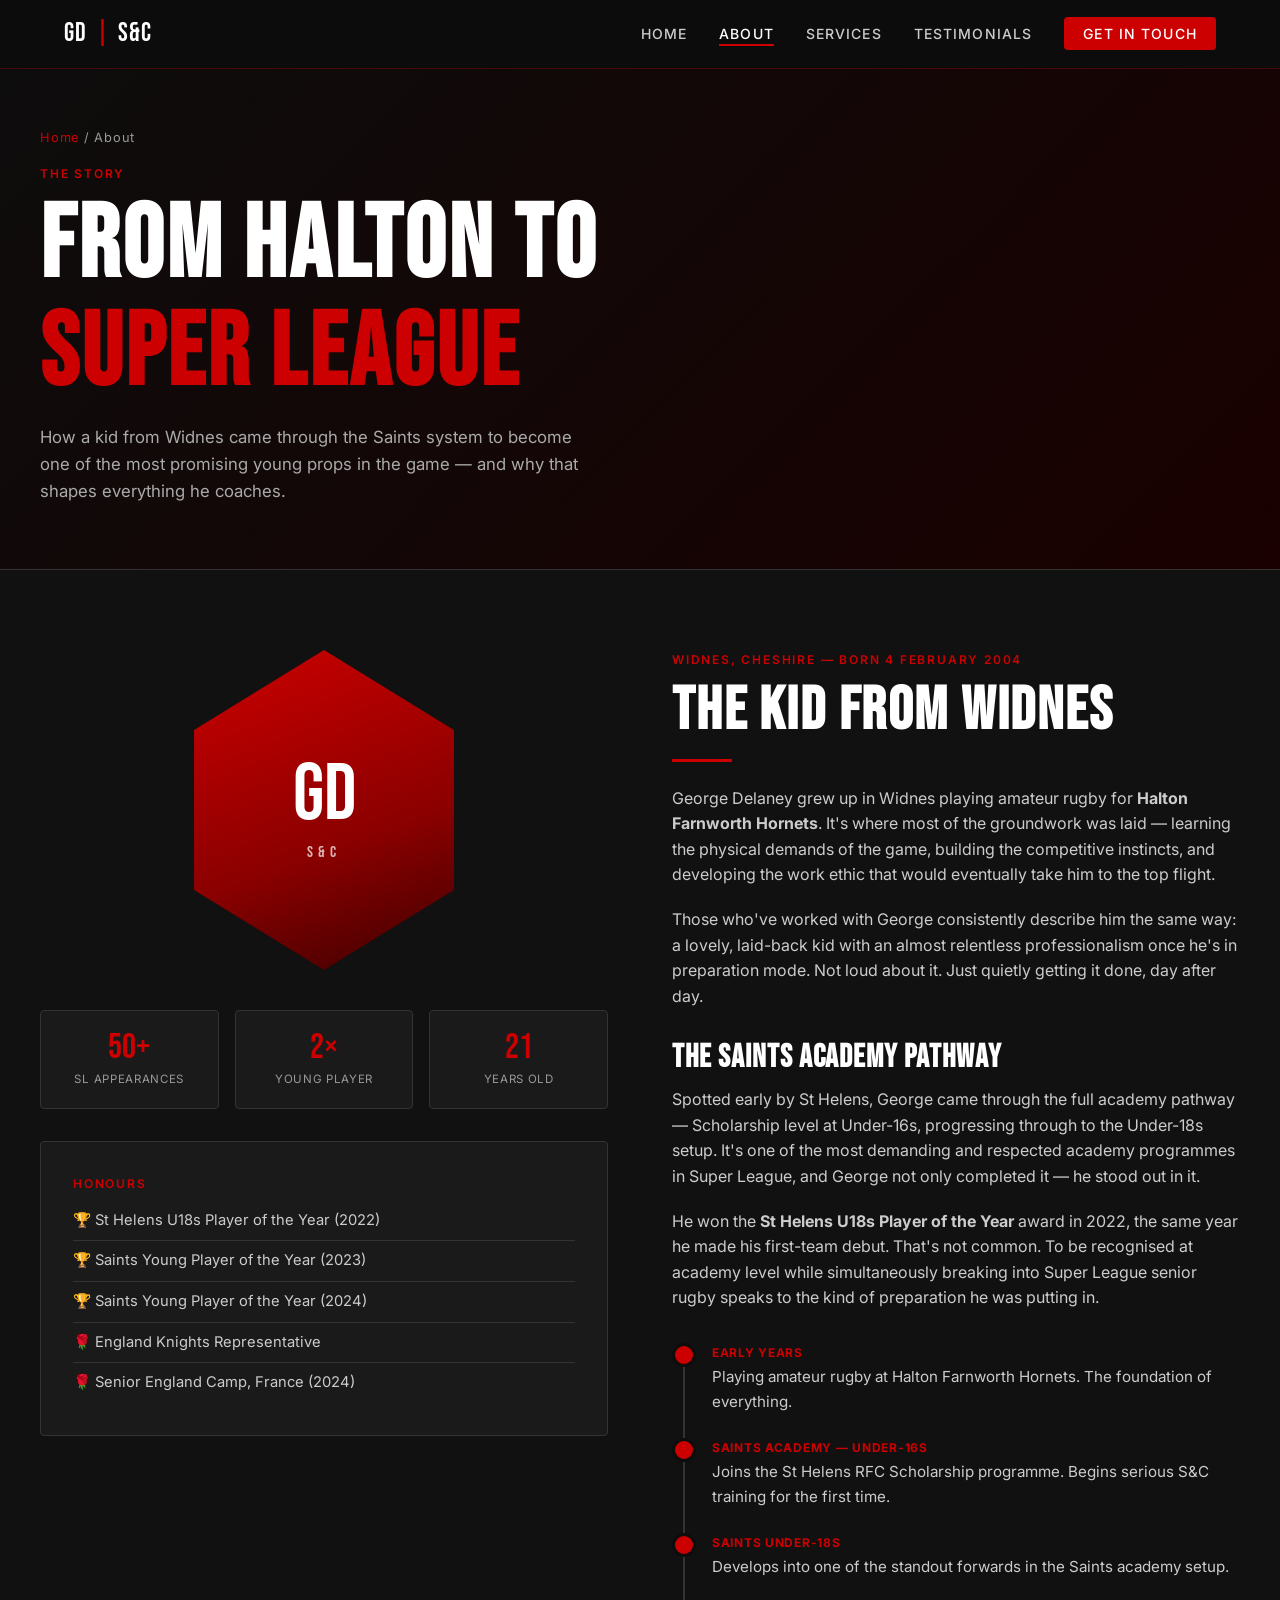
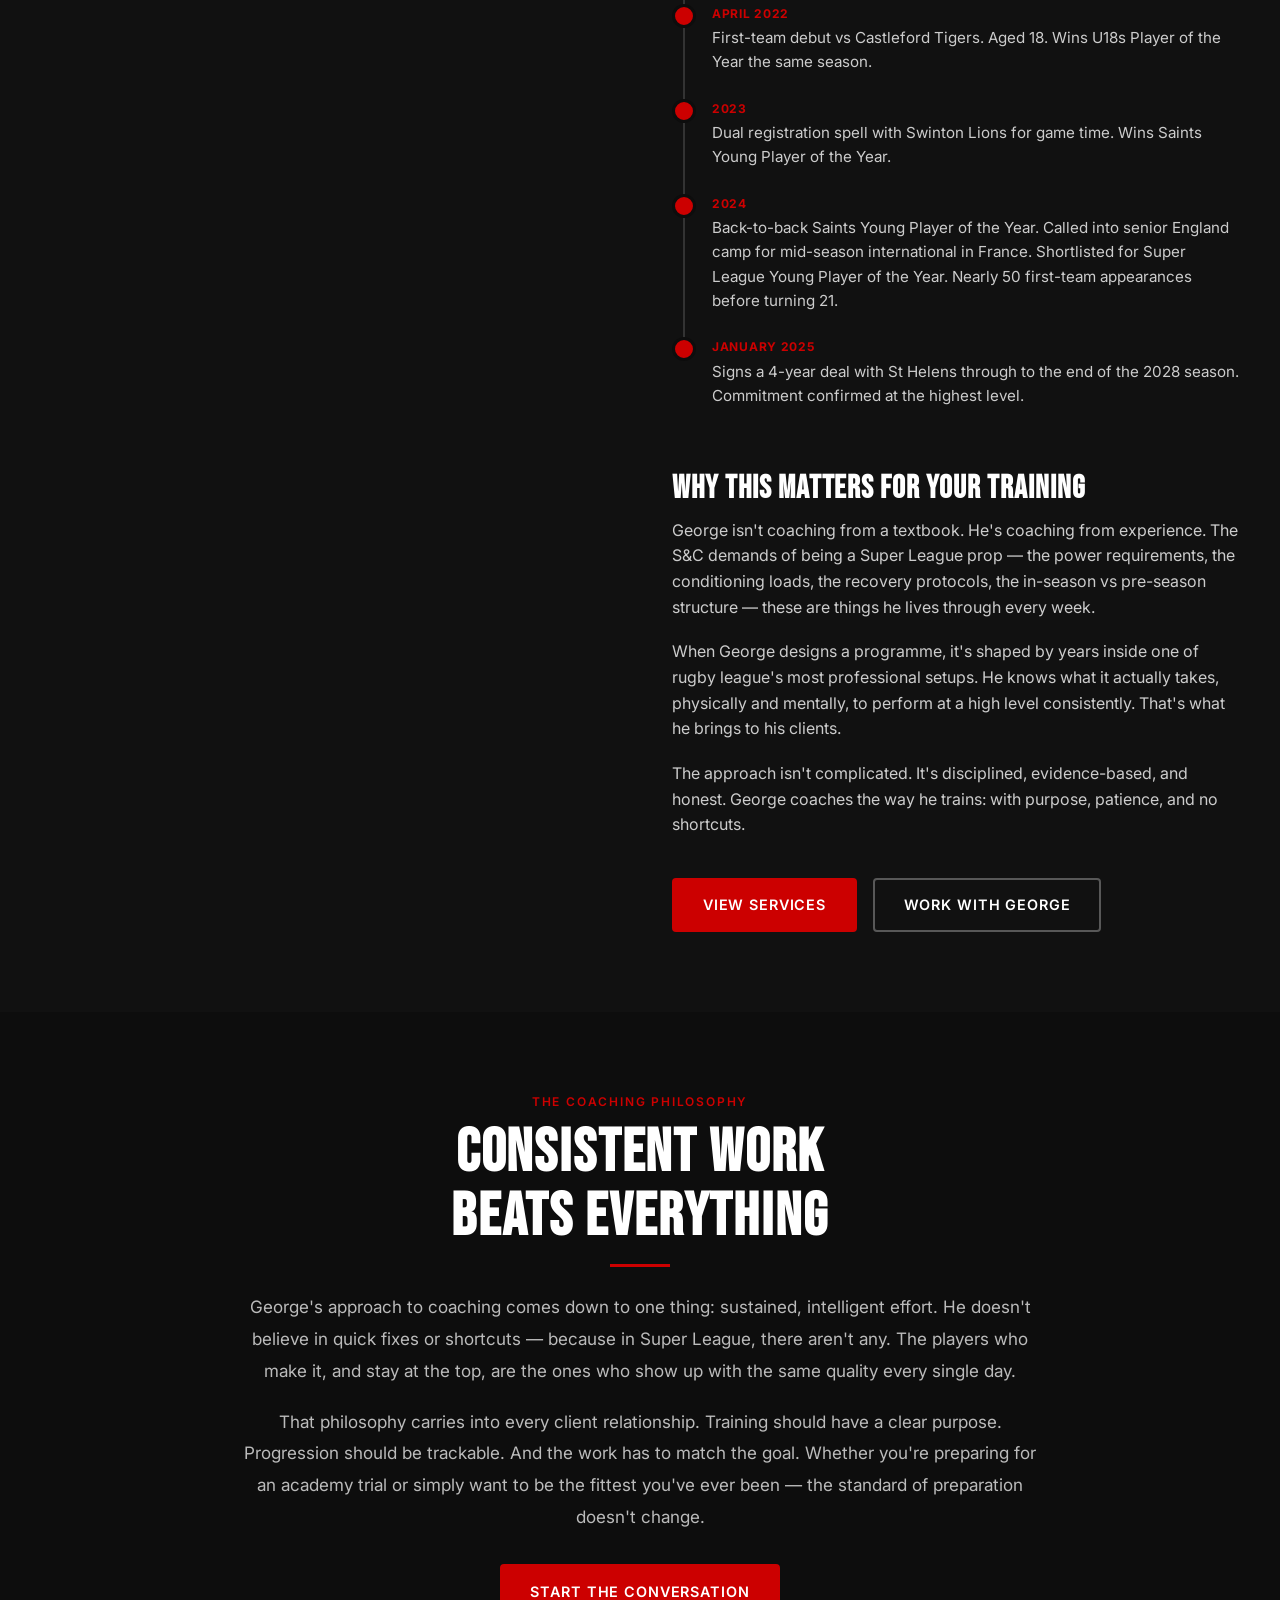
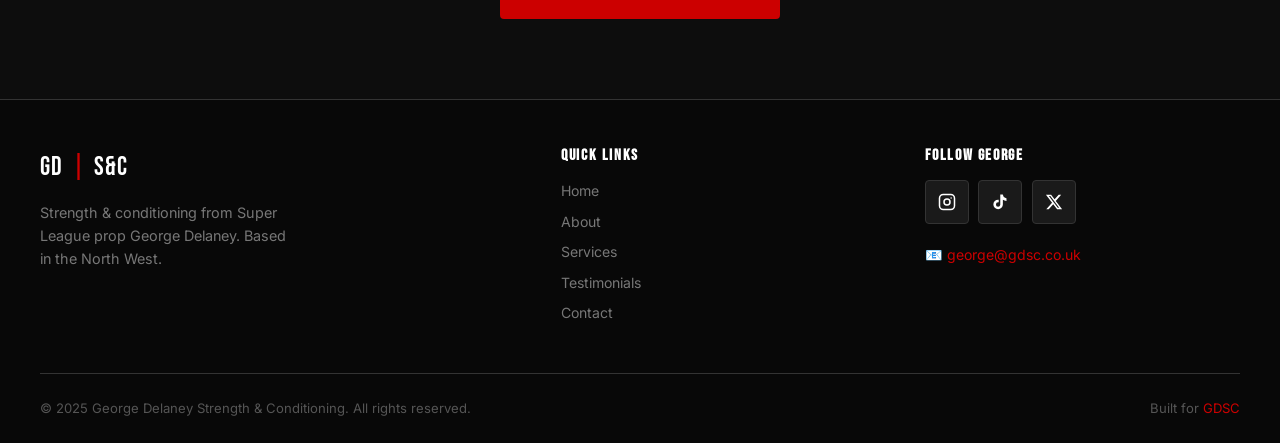
<file: george-delaney-sc/about.html>
<!DOCTYPE html>
<html lang="en">
<head>
  <meta charset="UTF-8" />
  <meta name="viewport" content="width=device-width, initial-scale=1.0" />
  <title>About George Delaney | GD S&C</title>
  <meta name="description" content="From Halton Farnworth Hornets to Super League prop — George Delaney's story and why his elite experience shapes his coaching." />
  <link rel="stylesheet" href="css/style.css" />
</head>
<body>

  <!-- NAV -->
  <nav class="nav">
    <div class="nav-inner">
      <a href="index.html" class="nav-logo">GD<span>|</span>S&C</a>
      <button class="hamburger" aria-label="Toggle menu">
        <span></span><span></span><span></span>
      </button>
      <ul class="nav-links">
        <li><a href="index.html">Home</a></li>
        <li><a href="about.html">About</a></li>
        <li><a href="services.html">Services</a></li>
        <li><a href="testimonials.html">Testimonials</a></li>
        <li><a href="contact.html" class="nav-cta">Get In Touch</a></li>
      </ul>
    </div>
  </nav>

  <!-- PAGE HERO -->
  <section class="page-hero">
    <div class="page-hero-inner">
      <div class="page-hero-breadcrumb"><a href="index.html">Home</a> / About</div>
      <div class="section-label">The Story</div>
      <h1>From Halton to<br><span style="color:var(--red);">Super League</span></h1>
      <p>How a kid from Widnes came through the Saints system to become one of the most promising young props in the game — and why that shapes everything he coaches.</p>
    </div>
  </section>

  <!-- MAIN STORY -->
  <section class="section section-light">
    <div class="section-inner">
      <div class="about-grid">

        <!-- VISUAL COLUMN -->
        <div class="about-visual fade-in">
          <div class="about-shield-wrap">
            <div class="about-shield-big">
              <div class="shield-gd">GD</div>
              <div class="shield-sc">S&amp;C</div>
            </div>
          </div>

          <div class="stat-row" style="margin-top:2.5rem;">
            <div class="stat-box">
              <div class="stat-box-num">50+</div>
              <div class="stat-box-label">SL Appearances</div>
            </div>
            <div class="stat-box">
              <div class="stat-box-num">2×</div>
              <div class="stat-box-label">Young Player</div>
            </div>
            <div class="stat-box">
              <div class="stat-box-num">21</div>
              <div class="stat-box-label">Years Old</div>
            </div>
          </div>

          <div class="card" style="margin-top:1.5rem;">
            <div class="section-label" style="margin-bottom:0.5rem;">Honours</div>
            <ul style="list-style:none; margin-top:0.5rem;">
              <li style="padding: 0.5rem 0; border-bottom:1px solid var(--border); font-size:0.92rem; color:#CCC;">
                🏆 St Helens U18s Player of the Year (2022)
              </li>
              <li style="padding: 0.5rem 0; border-bottom:1px solid var(--border); font-size:0.92rem; color:#CCC;">
                🏆 Saints Young Player of the Year (2023)
              </li>
              <li style="padding: 0.5rem 0; border-bottom:1px solid var(--border); font-size:0.92rem; color:#CCC;">
                🏆 Saints Young Player of the Year (2024)
              </li>
              <li style="padding: 0.5rem 0; border-bottom:1px solid var(--border); font-size:0.92rem; color:#CCC;">
                🌹 England Knights Representative
              </li>
              <li style="padding: 0.5rem 0; font-size:0.92rem; color:#CCC;">
                🌹 Senior England Camp, France (2024)
              </li>
            </ul>
          </div>
        </div>

        <!-- TEXT COLUMN -->
        <div class="fade-in fade-in-delay-1">
          <div class="section-label">Widnes, Cheshire — Born 4 February 2004</div>
          <h2 class="section-title">The Kid From Widnes</h2>
          <div class="section-line"></div>
          <p style="margin-bottom:1.2rem;">
            George Delaney grew up in Widnes playing amateur rugby for <strong>Halton Farnworth Hornets</strong>. It's where most of the groundwork was laid — learning the physical demands of the game, building the competitive instincts, and developing the work ethic that would eventually take him to the top flight.
          </p>
          <p style="margin-bottom:1.2rem;">
            Those who've worked with George consistently describe him the same way: a lovely, laid-back kid with an almost relentless professionalism once he's in preparation mode. Not loud about it. Just quietly getting it done, day after day.
          </p>

          <h3 style="margin-top:2rem; margin-bottom:0.75rem; color:var(--white);">The Saints Academy Pathway</h3>
          <p style="margin-bottom:1.2rem;">
            Spotted early by St Helens, George came through the full academy pathway — Scholarship level at Under-16s, progressing through to the Under-18s setup. It's one of the most demanding and respected academy programmes in Super League, and George not only completed it — he stood out in it.
          </p>
          <p style="margin-bottom:2rem;">
            He won the <strong>St Helens U18s Player of the Year</strong> award in 2022, the same year he made his first-team debut. That's not common. To be recognised at academy level while simultaneously breaking into Super League senior rugby speaks to the kind of preparation he was putting in.
          </p>

          <!-- TIMELINE -->
          <div class="timeline">
            <div class="tl-item">
              <div class="tl-dot"></div>
              <div>
                <div class="tl-year">Early Years</div>
                <div class="tl-text">Playing amateur rugby at Halton Farnworth Hornets. The foundation of everything.</div>
              </div>
            </div>
            <div class="tl-item">
              <div class="tl-dot"></div>
              <div>
                <div class="tl-year">Saints Academy — Under-16s</div>
                <div class="tl-text">Joins the St Helens RFC Scholarship programme. Begins serious S&C training for the first time.</div>
              </div>
            </div>
            <div class="tl-item">
              <div class="tl-dot"></div>
              <div>
                <div class="tl-year">Saints Under-18s</div>
                <div class="tl-text">Develops into one of the standout forwards in the Saints academy setup.</div>
              </div>
            </div>
            <div class="tl-item">
              <div class="tl-dot"></div>
              <div>
                <div class="tl-year">April 2022</div>
                <div class="tl-text">First-team debut vs Castleford Tigers. Aged 18. Wins U18s Player of the Year the same season.</div>
              </div>
            </div>
            <div class="tl-item">
              <div class="tl-dot"></div>
              <div>
                <div class="tl-year">2023</div>
                <div class="tl-text">Dual registration spell with Swinton Lions for game time. Wins Saints Young Player of the Year.</div>
              </div>
            </div>
            <div class="tl-item">
              <div class="tl-dot"></div>
              <div>
                <div class="tl-year">2024</div>
                <div class="tl-text">Back-to-back Saints Young Player of the Year. Called into senior England camp for mid-season international in France. Shortlisted for Super League Young Player of the Year. Nearly 50 first-team appearances before turning 21.</div>
              </div>
            </div>
            <div class="tl-item">
              <div class="tl-dot"></div>
              <div>
                <div class="tl-year">January 2025</div>
                <div class="tl-text">Signs a 4-year deal with St Helens through to the end of the 2028 season. Commitment confirmed at the highest level.</div>
              </div>
            </div>
          </div>

          <h3 style="margin-top:2.5rem; margin-bottom:0.75rem; color:var(--white);">Why This Matters for Your Training</h3>
          <p style="margin-bottom:1.2rem;">
            George isn't coaching from a textbook. He's coaching from experience. The S&C demands of being a Super League prop — the power requirements, the conditioning loads, the recovery protocols, the in-season vs pre-season structure — these are things he lives through every week.
          </p>
          <p style="margin-bottom:1.2rem;">
            When George designs a programme, it's shaped by years inside one of rugby league's most professional setups. He knows what it actually takes, physically and mentally, to perform at a high level consistently. That's what he brings to his clients.
          </p>
          <p>
            The approach isn't complicated. It's disciplined, evidence-based, and honest. George coaches the way he trains: with purpose, patience, and no shortcuts.
          </p>

          <div style="margin-top:2.5rem; display:flex; gap:1rem; flex-wrap:wrap;">
            <a href="services.html" class="btn btn-primary">View Services</a>
            <a href="contact.html" class="btn btn-outline">Work With George</a>
          </div>
        </div>

      </div>
    </div>
  </section>

  <!-- PHILOSOPHY SECTION -->
  <section class="section">
    <div class="section-inner" style="text-align:center; max-width:800px; margin:0 auto;">
      <div class="fade-in">
        <div class="section-label">The Coaching Philosophy</div>
        <h2 class="section-title">Consistent Work<br>Beats Everything</h2>
        <div class="section-line" style="margin:0 auto 1.5rem;"></div>
        <p style="font-size:1.07rem; color:#BBBBBB; line-height:1.85; margin-bottom:1.2rem;">
          George's approach to coaching comes down to one thing: sustained, intelligent effort. He doesn't believe in quick fixes or shortcuts — because in Super League, there aren't any. The players who make it, and stay at the top, are the ones who show up with the same quality every single day.
        </p>
        <p style="font-size:1.07rem; color:#BBBBBB; line-height:1.85;">
          That philosophy carries into every client relationship. Training should have a clear purpose. Progression should be trackable. And the work has to match the goal. Whether you're preparing for an academy trial or simply want to be the fittest you've ever been — the standard of preparation doesn't change.
        </p>
        <a href="contact.html" class="btn btn-primary" style="margin-top:2rem;">Start the Conversation</a>
      </div>
    </div>
  </section>

  <!-- FOOTER -->
  <footer class="footer">
    <div class="footer-inner">
      <div class="footer-grid">
        <div class="footer-brand">
          <a href="index.html" class="nav-logo">GD<span style="color:var(--red);">|</span>S&C</a>
          <p>Strength &amp; conditioning from Super League prop George Delaney. Based in the North West.</p>
        </div>
        <div>
          <h4>Quick Links</h4>
          <nav class="footer-links">
            <a href="index.html">Home</a>
            <a href="about.html">About</a>
            <a href="services.html">Services</a>
            <a href="testimonials.html">Testimonials</a>
            <a href="contact.html">Contact</a>
          </nav>
        </div>
        <div>
          <h4>Follow George</h4>
          <div class="footer-social">
            <a href="#" class="social-link" aria-label="Instagram">
              <svg width="18" height="18" viewBox="0 0 24 24" fill="none" stroke="currentColor" stroke-width="2" stroke-linecap="round" stroke-linejoin="round"><rect x="2" y="2" width="20" height="20" rx="5"/><circle cx="12" cy="12" r="4"/><circle cx="17.5" cy="6.5" r="1" fill="currentColor" stroke="none"/></svg>
            </a>
            <a href="#" class="social-link" aria-label="TikTok">
              <svg width="18" height="18" viewBox="0 0 24 24" fill="currentColor"><path d="M19.59 6.69a4.83 4.83 0 01-3.77-4.25V2h-3.45v13.67a2.89 2.89 0 01-2.88 2.5 2.89 2.89 0 01-2.89-2.89 2.89 2.89 0 012.89-2.89c.28 0 .54.04.79.1V9.01a6.33 6.33 0 00-.79-.05 6.34 6.34 0 00-6.34 6.34 6.34 6.34 0 006.34 6.34 6.34 6.34 0 006.33-6.34V8.95a8.28 8.28 0 004.84 1.55V7.04a4.85 4.85 0 01-1.07-.35z"/></svg>
            </a>
            <a href="#" class="social-link" aria-label="X / Twitter">
              <svg width="18" height="18" viewBox="0 0 24 24" fill="currentColor"><path d="M18.244 2.25h3.308l-7.227 8.26 8.502 11.24H16.17l-5.214-6.817L4.99 21.75H1.68l7.73-8.835L1.254 2.25H8.08l4.713 6.231zm-1.161 17.52h1.833L7.084 4.126H5.117z"/></svg>
            </a>
          </div>
          <div style="margin-top:1.2rem; font-size:0.88rem; color:#777;">
            📧 <a href="mailto:george@gdsc.co.uk" style="color:var(--red);">george@gdsc.co.uk</a>
          </div>
        </div>
      </div>
      <div class="footer-bottom">
        <p>&copy; 2025 George Delaney Strength &amp; Conditioning. All rights reserved.</p>
        <p>Built for <a href="#">GDSC</a></p>
      </div>
    </div>
  </footer>

  <script src="js/main.js"></script>
</body>
</html>
</file>
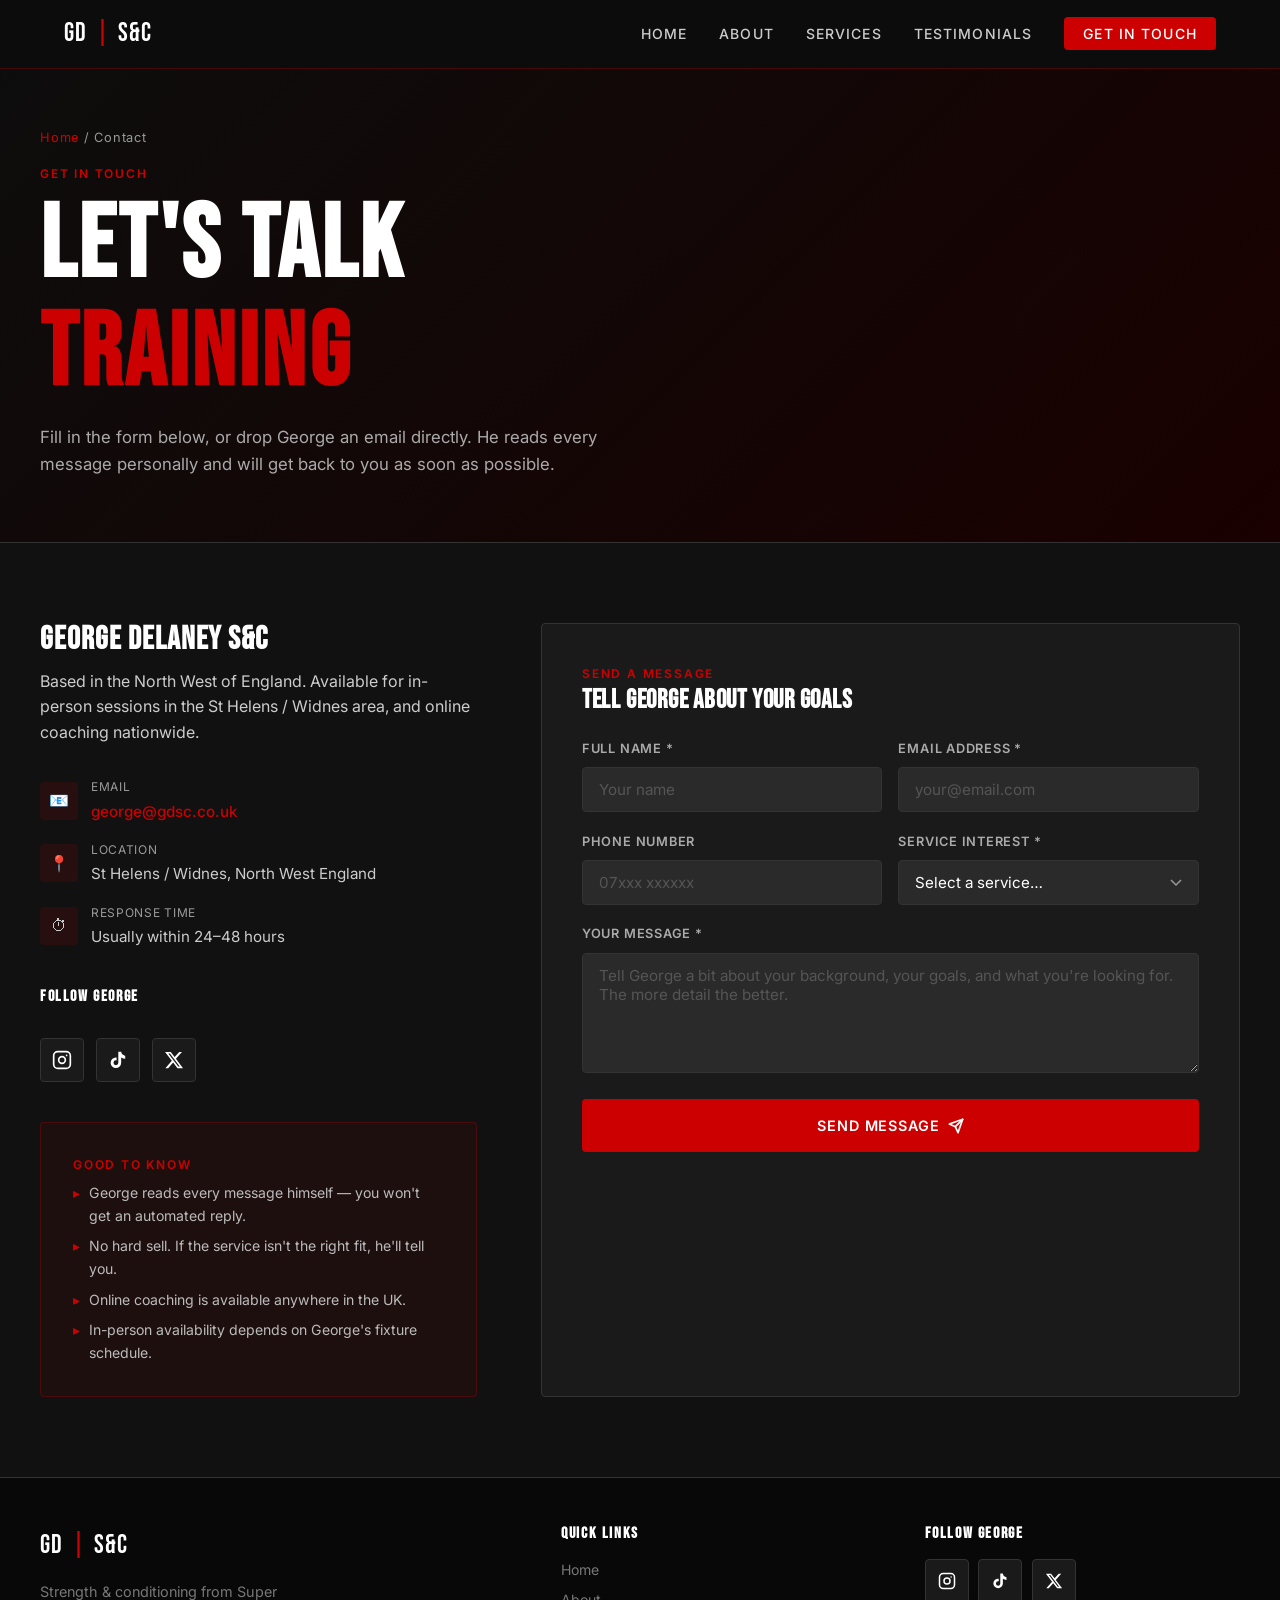
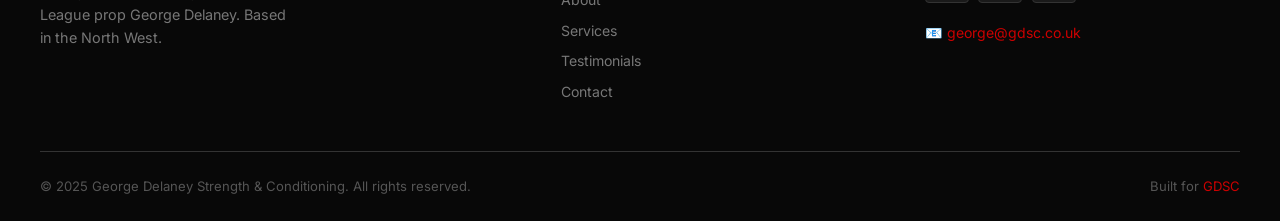
<file: george-delaney-sc/contact.html>
<!DOCTYPE html>
<html lang="en">
<head>
  <meta charset="UTF-8" />
  <meta name="viewport" content="width=device-width, initial-scale=1.0" />
  <title>Contact | GD S&C — George Delaney Strength & Conditioning</title>
  <meta name="description" content="Get in touch with George Delaney to discuss training, S&C programmes, or any service enquiry." />
  <link rel="stylesheet" href="css/style.css" />
</head>
<body>

  <!-- NAV -->
  <nav class="nav">
    <div class="nav-inner">
      <a href="index.html" class="nav-logo">GD<span>|</span>S&C</a>
      <button class="hamburger" aria-label="Toggle menu">
        <span></span><span></span><span></span>
      </button>
      <ul class="nav-links">
        <li><a href="index.html">Home</a></li>
        <li><a href="about.html">About</a></li>
        <li><a href="services.html">Services</a></li>
        <li><a href="testimonials.html">Testimonials</a></li>
        <li><a href="contact.html" class="nav-cta">Get In Touch</a></li>
      </ul>
    </div>
  </nav>

  <!-- PAGE HERO -->
  <section class="page-hero">
    <div class="page-hero-inner">
      <div class="page-hero-breadcrumb"><a href="index.html">Home</a> / Contact</div>
      <div class="section-label">Get In Touch</div>
      <h1>Let's Talk<br><span style="color:var(--red);">Training</span></h1>
      <p>Fill in the form below, or drop George an email directly. He reads every message personally and will get back to you as soon as possible.</p>
    </div>
  </section>

  <!-- CONTACT SECTION -->
  <section class="section section-light">
    <div class="section-inner">
      <div class="contact-grid">

        <!-- CONTACT INFO -->
        <div class="fade-in">
          <h3 style="color:var(--white); margin-bottom:0.75rem;">George Delaney S&C</h3>
          <p>Based in the North West of England. Available for in-person sessions in the St Helens / Widnes area, and online coaching nationwide.</p>

          <div style="margin-top:2rem;">
            <div class="contact-item">
              <div class="contact-item-icon">📧</div>
              <div>
                <div style="font-size:0.75rem; color:var(--muted); text-transform:uppercase; letter-spacing:0.06em; margin-bottom:0.2rem;">Email</div>
                <a href="mailto:george@gdsc.co.uk" style="color:var(--red); font-weight:500;">george@gdsc.co.uk</a>
              </div>
            </div>
            <div class="contact-item">
              <div class="contact-item-icon">📍</div>
              <div>
                <div style="font-size:0.75rem; color:var(--muted); text-transform:uppercase; letter-spacing:0.06em; margin-bottom:0.2rem;">Location</div>
                <span>St Helens / Widnes, North West England</span>
              </div>
            </div>
            <div class="contact-item">
              <div class="contact-item-icon">⏱</div>
              <div>
                <div style="font-size:0.75rem; color:var(--muted); text-transform:uppercase; letter-spacing:0.06em; margin-bottom:0.2rem;">Response Time</div>
                <span>Usually within 24–48 hours</span>
              </div>
            </div>
          </div>

          <h4 style="color:var(--white); margin-top:2.5rem; margin-bottom:0.75rem; font-size:1rem; letter-spacing:0.1em;">Follow George</h4>
          <div class="social-row">
            <a href="#" class="social-link" aria-label="Instagram" title="Instagram">
              <svg width="20" height="20" viewBox="0 0 24 24" fill="none" stroke="currentColor" stroke-width="2" stroke-linecap="round" stroke-linejoin="round"><rect x="2" y="2" width="20" height="20" rx="5"/><circle cx="12" cy="12" r="4"/><circle cx="17.5" cy="6.5" r="1" fill="currentColor" stroke="none"/></svg>
            </a>
            <a href="#" class="social-link" aria-label="TikTok" title="TikTok">
              <svg width="20" height="20" viewBox="0 0 24 24" fill="currentColor"><path d="M19.59 6.69a4.83 4.83 0 01-3.77-4.25V2h-3.45v13.67a2.89 2.89 0 01-2.88 2.5 2.89 2.89 0 01-2.89-2.89 2.89 2.89 0 012.89-2.89c.28 0 .54.04.79.1V9.01a6.33 6.33 0 00-.79-.05 6.34 6.34 0 00-6.34 6.34 6.34 6.34 0 006.34 6.34 6.34 6.34 0 006.33-6.34V8.95a8.28 8.28 0 004.84 1.55V7.04a4.85 4.85 0 01-1.07-.35z"/></svg>
            </a>
            <a href="#" class="social-link" aria-label="X / Twitter" title="X / Twitter">
              <svg width="20" height="20" viewBox="0 0 24 24" fill="currentColor"><path d="M18.244 2.25h3.308l-7.227 8.26 8.502 11.24H16.17l-5.214-6.817L4.99 21.75H1.68l7.73-8.835L1.254 2.25H8.08l4.713 6.231zm-1.161 17.52h1.833L7.084 4.126H5.117z"/></svg>
            </a>
          </div>

          <div class="card" style="margin-top:2.5rem; background:rgba(204,0,0,0.07); border-color:rgba(204,0,0,0.25);">
            <div class="section-label" style="margin-bottom:0.5rem;">Good to Know</div>
            <ul style="list-style:none; display:flex; flex-direction:column; gap:0.5rem;">
              <li style="font-size:0.88rem; color:#BBBBBB; padding-left:1rem; position:relative;">
                <span style="position:absolute;left:0;color:var(--red);">▸</span>
                George reads every message himself — you won't get an automated reply.
              </li>
              <li style="font-size:0.88rem; color:#BBBBBB; padding-left:1rem; position:relative;">
                <span style="position:absolute;left:0;color:var(--red);">▸</span>
                No hard sell. If the service isn't the right fit, he'll tell you.
              </li>
              <li style="font-size:0.88rem; color:#BBBBBB; padding-left:1rem; position:relative;">
                <span style="position:absolute;left:0;color:var(--red);">▸</span>
                Online coaching is available anywhere in the UK.
              </li>
              <li style="font-size:0.88rem; color:#BBBBBB; padding-left:1rem; position:relative;">
                <span style="position:absolute;left:0;color:var(--red);">▸</span>
                In-person availability depends on George's fixture schedule.
              </li>
            </ul>
          </div>
        </div>

        <!-- FORM -->
        <div class="form-wrap fade-in fade-in-delay-1">
          <div class="section-label" style="margin-bottom:0.3rem;">Send a Message</div>
          <h3 style="color:var(--white); margin-bottom:1.5rem; font-size:1.6rem;">Tell George About Your Goals</h3>

          <form id="contact-form" novalidate>
            <div class="form-row">
              <div class="field">
                <label for="name">Full Name *</label>
                <input type="text" id="name" name="name" placeholder="Your name" autocomplete="name" />
                <div class="error-msg">Please enter your name.</div>
              </div>
              <div class="field">
                <label for="email">Email Address *</label>
                <input type="email" id="email" name="email" placeholder="your@email.com" autocomplete="email" />
                <div class="error-msg">Please enter a valid email address.</div>
              </div>
            </div>

            <div class="form-row">
              <div class="field">
                <label for="phone">Phone Number</label>
                <input type="tel" id="phone" name="phone" placeholder="07xxx xxxxxx" autocomplete="tel" />
                <div class="error-msg">Please enter a valid phone number.</div>
              </div>
              <div class="field">
                <label for="service">Service Interest *</label>
                <select id="service" name="service">
                  <option value="">Select a service…</option>
                  <option value="personal-training">1-to-1 Personal Training</option>
                  <option value="rugby-sc">Rugby-Specific S&amp;C Programme</option>
                  <option value="online-coaching">Online Coaching &amp; Programming</option>
                  <option value="youth-development">Youth / Academy Development</option>
                  <option value="general">General Enquiry</option>
                </select>
                <div class="error-msg">Please select a service.</div>
              </div>
            </div>

            <div class="field">
              <label for="message">Your Message *</label>
              <textarea id="message" name="message" placeholder="Tell George a bit about your background, your goals, and what you're looking for. The more detail the better."></textarea>
              <div class="error-msg">Please write a message (at least 10 characters).</div>
            </div>

            <button type="submit" class="btn btn-primary" style="width:100%; justify-content:center; padding:1rem;">
              Send Message
              <svg width="16" height="16" viewBox="0 0 24 24" fill="none" stroke="currentColor" stroke-width="2.5" stroke-linecap="round" stroke-linejoin="round"><line x1="22" y1="2" x2="11" y2="13"/><polygon points="22 2 15 22 11 13 2 9 22 2"/></svg>
            </button>
          </form>

          <div id="form-success" style="display:none; background:rgba(0,200,100,0.1); border:1px solid rgba(0,200,100,0.3); border-radius:var(--radius); padding:2rem; text-align:center; margin-top:1rem;">
            <div style="font-size:2rem; margin-bottom:0.8rem;">✅</div>
            <h4 style="color:#00CC66; font-family:var(--font-heading); font-size:1.5rem; margin-bottom:0.5rem;">Message Received</h4>
            <p style="color:#AAAAAA; font-size:0.95rem;">Thanks for getting in touch. George will read your message personally and get back to you within 24–48 hours.</p>
          </div>
        </div>

      </div>
    </div>
  </section>

  <!-- FOOTER -->
  <footer class="footer">
    <div class="footer-inner">
      <div class="footer-grid">
        <div class="footer-brand">
          <a href="index.html" class="nav-logo">GD<span style="color:var(--red);">|</span>S&C</a>
          <p>Strength &amp; conditioning from Super League prop George Delaney. Based in the North West.</p>
        </div>
        <div>
          <h4>Quick Links</h4>
          <nav class="footer-links">
            <a href="index.html">Home</a>
            <a href="about.html">About</a>
            <a href="services.html">Services</a>
            <a href="testimonials.html">Testimonials</a>
            <a href="contact.html">Contact</a>
          </nav>
        </div>
        <div>
          <h4>Follow George</h4>
          <div class="footer-social">
            <a href="#" class="social-link" aria-label="Instagram">
              <svg width="18" height="18" viewBox="0 0 24 24" fill="none" stroke="currentColor" stroke-width="2" stroke-linecap="round" stroke-linejoin="round"><rect x="2" y="2" width="20" height="20" rx="5"/><circle cx="12" cy="12" r="4"/><circle cx="17.5" cy="6.5" r="1" fill="currentColor" stroke="none"/></svg>
            </a>
            <a href="#" class="social-link" aria-label="TikTok">
              <svg width="18" height="18" viewBox="0 0 24 24" fill="currentColor"><path d="M19.59 6.69a4.83 4.83 0 01-3.77-4.25V2h-3.45v13.67a2.89 2.89 0 01-2.88 2.5 2.89 2.89 0 01-2.89-2.89 2.89 2.89 0 012.89-2.89c.28 0 .54.04.79.1V9.01a6.33 6.33 0 00-.79-.05 6.34 6.34 0 00-6.34 6.34 6.34 6.34 0 006.34 6.34 6.34 6.34 0 006.33-6.34V8.95a8.28 8.28 0 004.84 1.55V7.04a4.85 4.85 0 01-1.07-.35z"/></svg>
            </a>
            <a href="#" class="social-link" aria-label="X / Twitter">
              <svg width="18" height="18" viewBox="0 0 24 24" fill="currentColor"><path d="M18.244 2.25h3.308l-7.227 8.26 8.502 11.24H16.17l-5.214-6.817L4.99 21.75H1.68l7.73-8.835L1.254 2.25H8.08l4.713 6.231zm-1.161 17.52h1.833L7.084 4.126H5.117z"/></svg>
            </a>
          </div>
          <div style="margin-top:1.2rem; font-size:0.88rem; color:#777;">
            📧 <a href="mailto:george@gdsc.co.uk" style="color:var(--red);">george@gdsc.co.uk</a>
          </div>
        </div>
      </div>
      <div class="footer-bottom">
        <p>&copy; 2025 George Delaney Strength &amp; Conditioning. All rights reserved.</p>
        <p>Built for <a href="#">GDSC</a></p>
      </div>
    </div>
  </footer>

  <script src="js/main.js"></script>
</body>
</html>
</file>
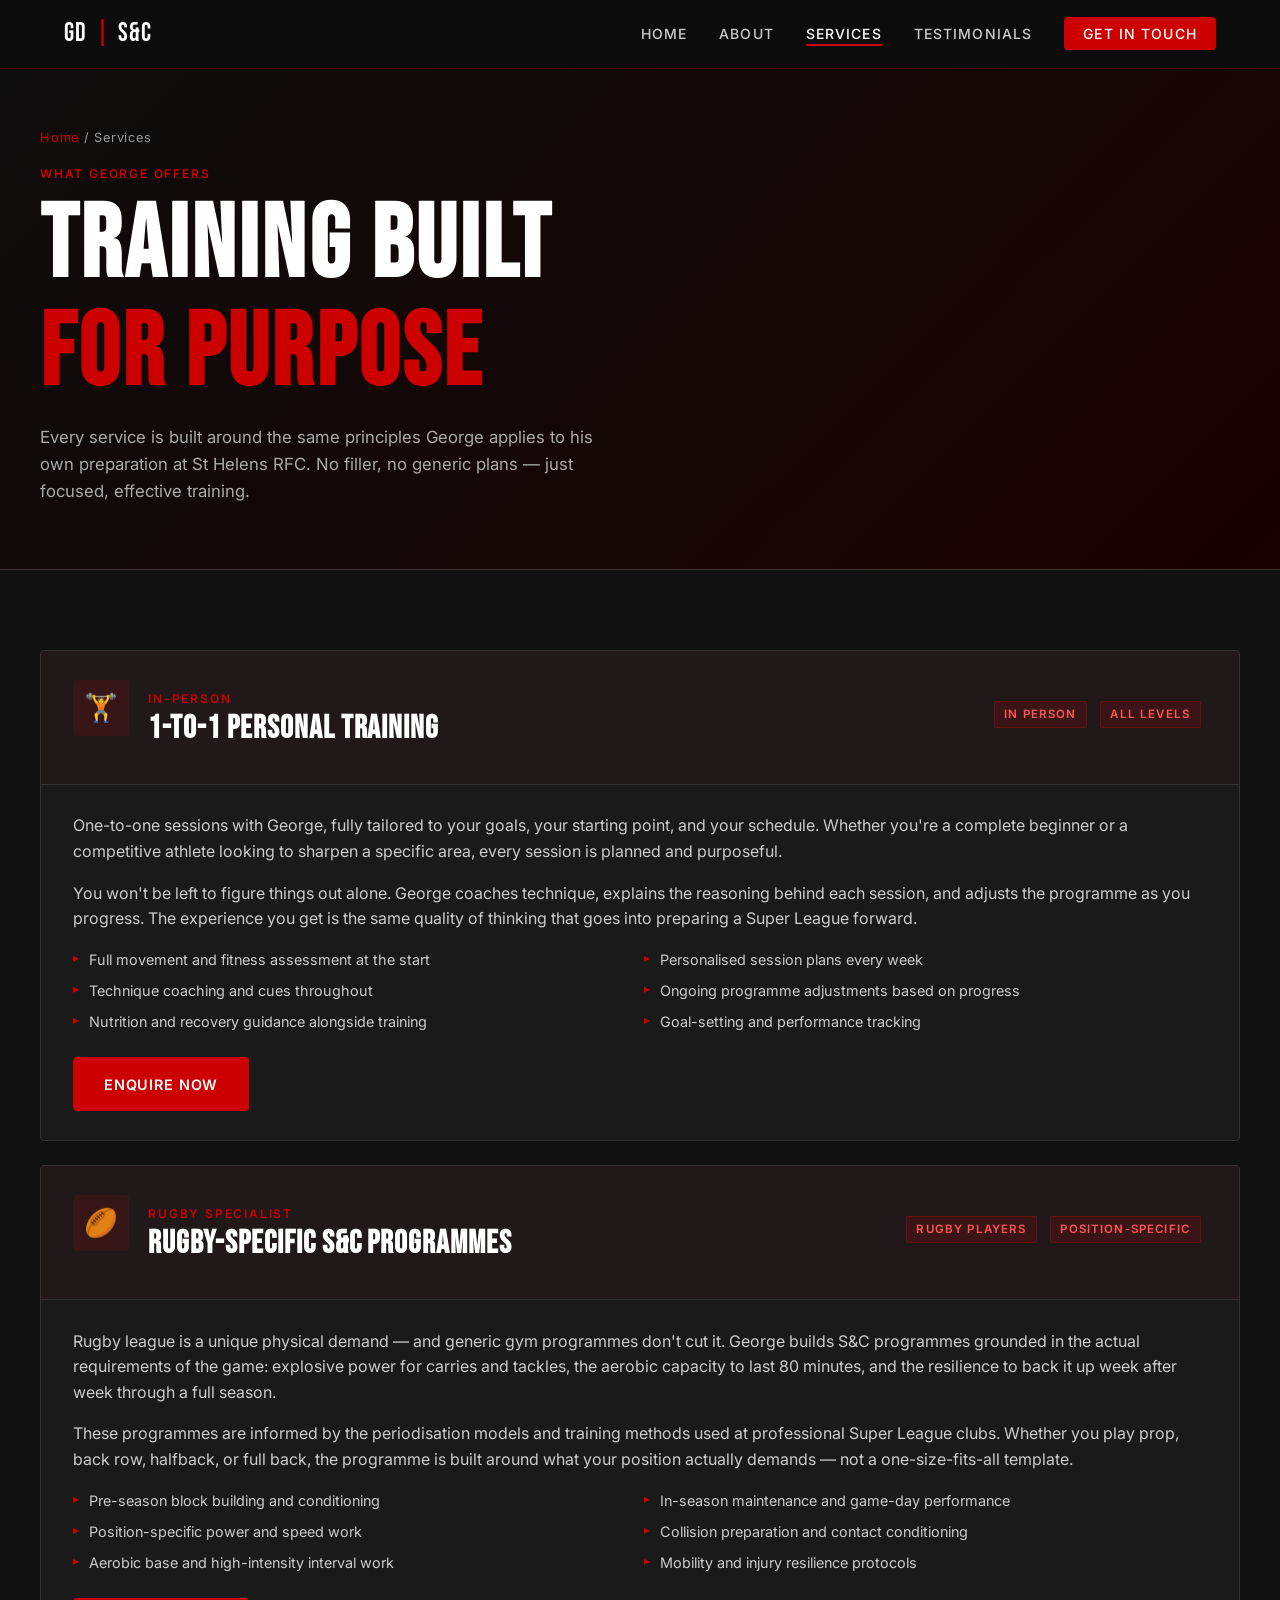
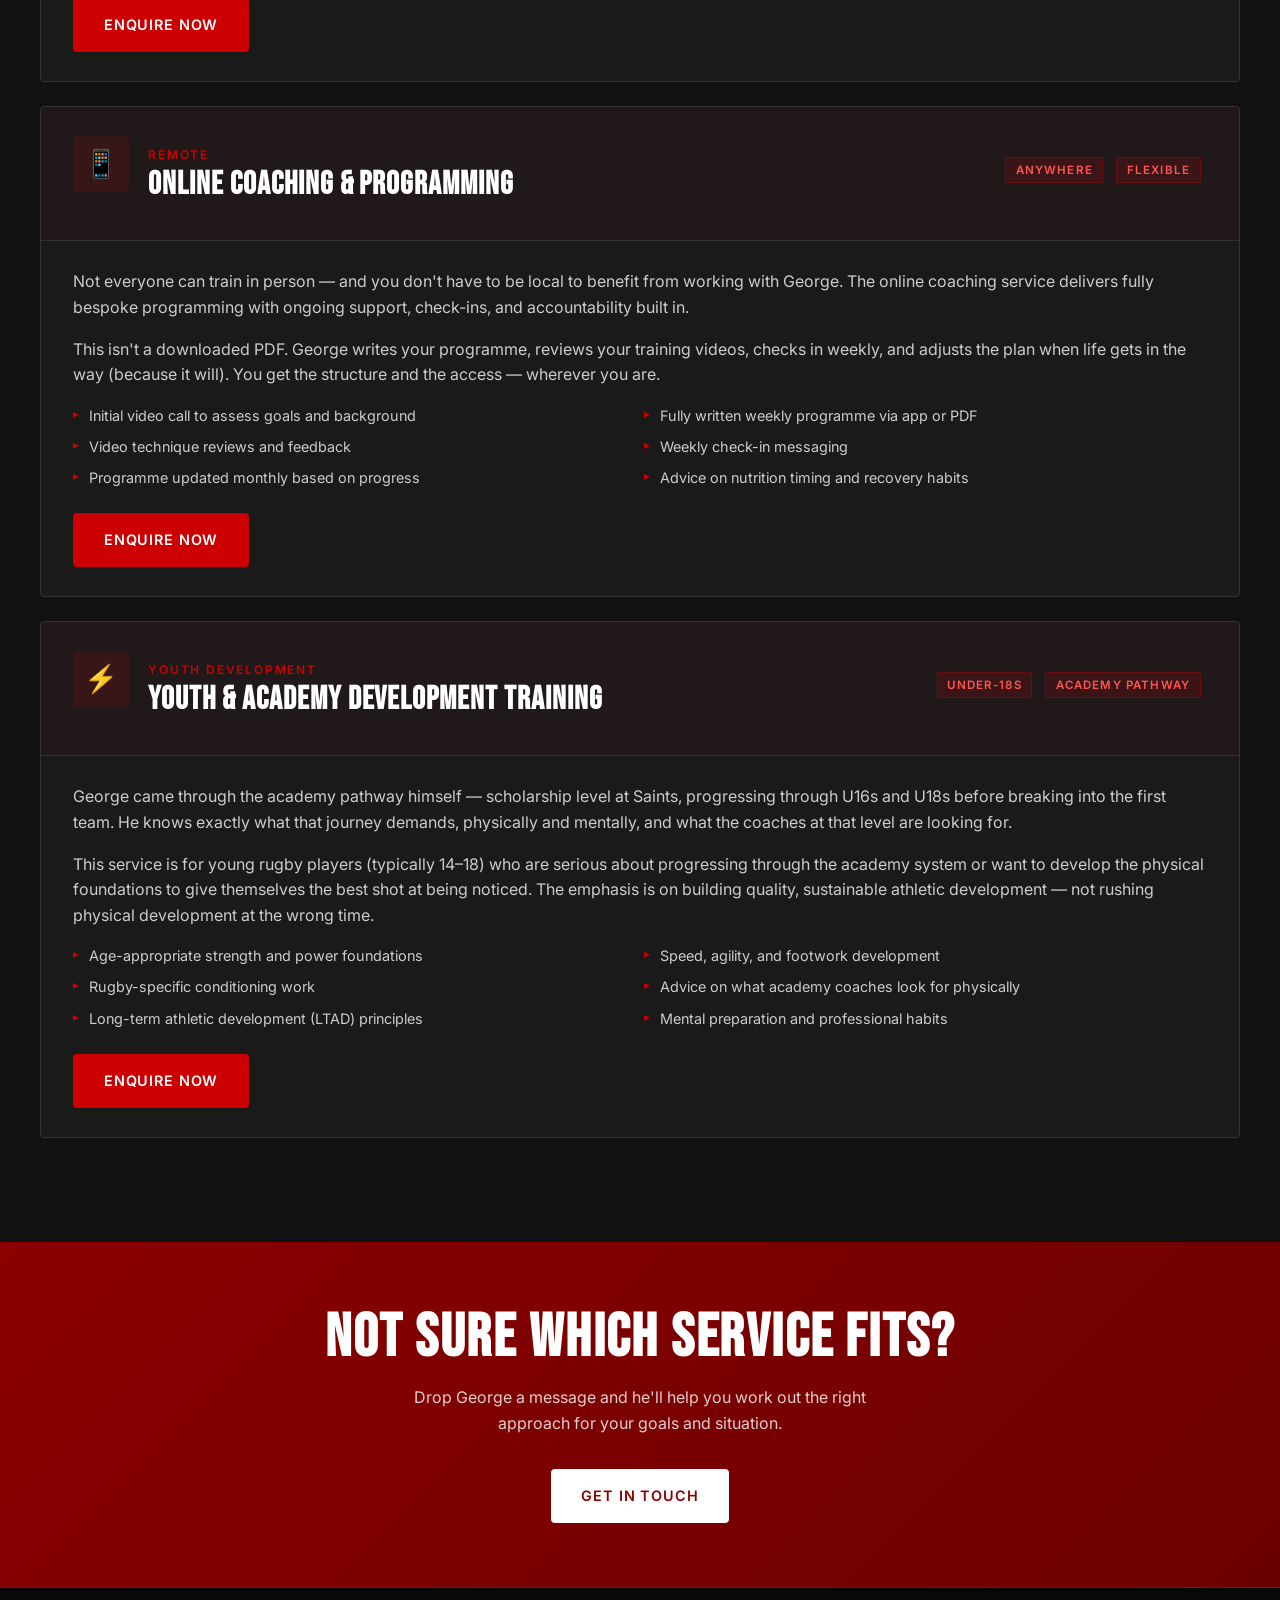
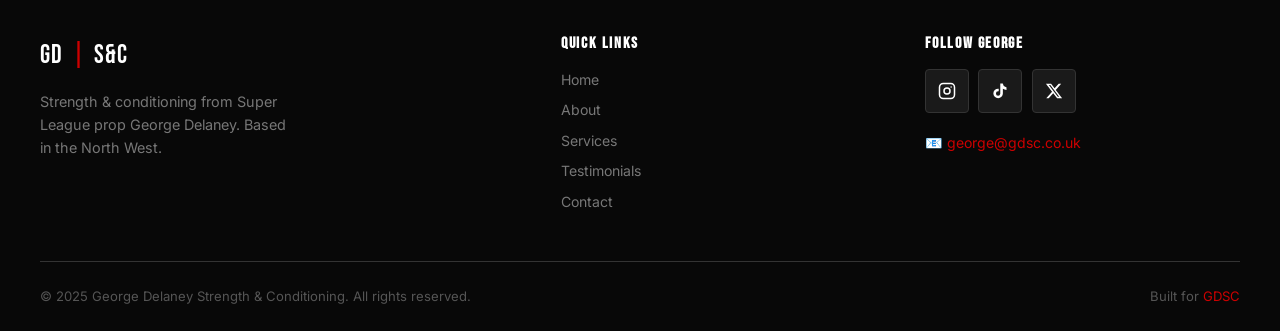
<file: george-delaney-sc/services.html>
<!DOCTYPE html>
<html lang="en">
<head>
  <meta charset="UTF-8" />
  <meta name="viewport" content="width=device-width, initial-scale=1.0" />
  <title>Services | GD S&C — George Delaney Strength & Conditioning</title>
  <meta name="description" content="1-to-1 personal training, rugby-specific S&C programmes, online coaching, and youth academy development from Super League prop George Delaney." />
  <link rel="stylesheet" href="css/style.css" />
</head>
<body>

  <!-- NAV -->
  <nav class="nav">
    <div class="nav-inner">
      <a href="index.html" class="nav-logo">GD<span>|</span>S&C</a>
      <button class="hamburger" aria-label="Toggle menu">
        <span></span><span></span><span></span>
      </button>
      <ul class="nav-links">
        <li><a href="index.html">Home</a></li>
        <li><a href="about.html">About</a></li>
        <li><a href="services.html">Services</a></li>
        <li><a href="testimonials.html">Testimonials</a></li>
        <li><a href="contact.html" class="nav-cta">Get In Touch</a></li>
      </ul>
    </div>
  </nav>

  <!-- PAGE HERO -->
  <section class="page-hero">
    <div class="page-hero-inner">
      <div class="page-hero-breadcrumb"><a href="index.html">Home</a> / Services</div>
      <div class="section-label">What George Offers</div>
      <h1>Training Built<br><span style="color:var(--red);">For Purpose</span></h1>
      <p>Every service is built around the same principles George applies to his own preparation at St Helens RFC. No filler, no generic plans — just focused, effective training.</p>
    </div>
  </section>

  <!-- SERVICES DETAIL -->
  <section class="section section-light">
    <div class="section-inner">

      <!-- SERVICE 1 -->
      <div class="service-detail fade-in">
        <div class="service-detail-header">
          <div class="card-icon" style="width:56px;height:56px;font-size:1.7rem;flex-shrink:0;">🏋️</div>
          <div>
            <div class="section-label" style="margin-bottom:0.2rem;">In-Person</div>
            <h3 style="color:var(--white);">1-to-1 Personal Training</h3>
          </div>
          <div style="margin-left:auto; display:flex; gap:0.4rem; flex-wrap:wrap; justify-content:flex-end;">
            <span class="service-tag">In Person</span>
            <span class="service-tag">All Levels</span>
          </div>
        </div>
        <div class="service-detail-body">
          <p>
            One-to-one sessions with George, fully tailored to your goals, your starting point, and your schedule. Whether you're a complete beginner or a competitive athlete looking to sharpen a specific area, every session is planned and purposeful.
          </p>
          <p>
            You won't be left to figure things out alone. George coaches technique, explains the reasoning behind each session, and adjusts the programme as you progress. The experience you get is the same quality of thinking that goes into preparing a Super League forward.
          </p>
          <ul>
            <li>Full movement and fitness assessment at the start</li>
            <li>Personalised session plans every week</li>
            <li>Technique coaching and cues throughout</li>
            <li>Ongoing programme adjustments based on progress</li>
            <li>Nutrition and recovery guidance alongside training</li>
            <li>Goal-setting and performance tracking</li>
          </ul>
          <a href="contact.html" class="btn btn-primary">Enquire Now</a>
        </div>
      </div>

      <!-- SERVICE 2 -->
      <div class="service-detail fade-in">
        <div class="service-detail-header">
          <div class="card-icon" style="width:56px;height:56px;font-size:1.7rem;flex-shrink:0;">🏉</div>
          <div>
            <div class="section-label" style="margin-bottom:0.2rem;">Rugby Specialist</div>
            <h3 style="color:var(--white);">Rugby-Specific S&C Programmes</h3>
          </div>
          <div style="margin-left:auto; display:flex; gap:0.4rem; flex-wrap:wrap; justify-content:flex-end;">
            <span class="service-tag">Rugby Players</span>
            <span class="service-tag">Position-Specific</span>
          </div>
        </div>
        <div class="service-detail-body">
          <p>
            Rugby league is a unique physical demand — and generic gym programmes don't cut it. George builds S&C programmes grounded in the actual requirements of the game: explosive power for carries and tackles, the aerobic capacity to last 80 minutes, and the resilience to back it up week after week through a full season.
          </p>
          <p>
            These programmes are informed by the periodisation models and training methods used at professional Super League clubs. Whether you play prop, back row, halfback, or full back, the programme is built around what your position actually demands — not a one-size-fits-all template.
          </p>
          <ul>
            <li>Pre-season block building and conditioning</li>
            <li>In-season maintenance and game-day performance</li>
            <li>Position-specific power and speed work</li>
            <li>Collision preparation and contact conditioning</li>
            <li>Aerobic base and high-intensity interval work</li>
            <li>Mobility and injury resilience protocols</li>
          </ul>
          <a href="contact.html" class="btn btn-primary">Enquire Now</a>
        </div>
      </div>

      <!-- SERVICE 3 -->
      <div class="service-detail fade-in">
        <div class="service-detail-header">
          <div class="card-icon" style="width:56px;height:56px;font-size:1.7rem;flex-shrink:0;">📱</div>
          <div>
            <div class="section-label" style="margin-bottom:0.2rem;">Remote</div>
            <h3 style="color:var(--white);">Online Coaching & Programming</h3>
          </div>
          <div style="margin-left:auto; display:flex; gap:0.4rem; flex-wrap:wrap; justify-content:flex-end;">
            <span class="service-tag">Anywhere</span>
            <span class="service-tag">Flexible</span>
          </div>
        </div>
        <div class="service-detail-body">
          <p>
            Not everyone can train in person — and you don't have to be local to benefit from working with George. The online coaching service delivers fully bespoke programming with ongoing support, check-ins, and accountability built in.
          </p>
          <p>
            This isn't a downloaded PDF. George writes your programme, reviews your training videos, checks in weekly, and adjusts the plan when life gets in the way (because it will). You get the structure and the access — wherever you are.
          </p>
          <ul>
            <li>Initial video call to assess goals and background</li>
            <li>Fully written weekly programme via app or PDF</li>
            <li>Video technique reviews and feedback</li>
            <li>Weekly check-in messaging</li>
            <li>Programme updated monthly based on progress</li>
            <li>Advice on nutrition timing and recovery habits</li>
          </ul>
          <a href="contact.html" class="btn btn-primary">Enquire Now</a>
        </div>
      </div>

      <!-- SERVICE 4 -->
      <div class="service-detail fade-in">
        <div class="service-detail-header">
          <div class="card-icon" style="width:56px;height:56px;font-size:1.7rem;flex-shrink:0;">⚡</div>
          <div>
            <div class="section-label" style="margin-bottom:0.2rem;">Youth Development</div>
            <h3 style="color:var(--white);">Youth & Academy Development Training</h3>
          </div>
          <div style="margin-left:auto; display:flex; gap:0.4rem; flex-wrap:wrap; justify-content:flex-end;">
            <span class="service-tag">Under-18s</span>
            <span class="service-tag">Academy Pathway</span>
          </div>
        </div>
        <div class="service-detail-body">
          <p>
            George came through the academy pathway himself — scholarship level at Saints, progressing through U16s and U18s before breaking into the first team. He knows exactly what that journey demands, physically and mentally, and what the coaches at that level are looking for.
          </p>
          <p>
            This service is for young rugby players (typically 14–18) who are serious about progressing through the academy system or want to develop the physical foundations to give themselves the best shot at being noticed. The emphasis is on building quality, sustainable athletic development — not rushing physical development at the wrong time.
          </p>
          <ul>
            <li>Age-appropriate strength and power foundations</li>
            <li>Speed, agility, and footwork development</li>
            <li>Rugby-specific conditioning work</li>
            <li>Advice on what academy coaches look for physically</li>
            <li>Long-term athletic development (LTAD) principles</li>
            <li>Mental preparation and professional habits</li>
          </ul>
          <a href="contact.html" class="btn btn-primary">Enquire Now</a>
        </div>
      </div>

    </div>
  </section>

  <!-- CTA -->
  <section class="cta-band fade-in">
    <div>
      <h2>Not Sure Which Service Fits?</h2>
      <p>Drop George a message and he'll help you work out the right approach for your goals and situation.</p>
      <a href="contact.html" class="btn btn-primary" style="background:#fff; color:#8B0000; border-color:#fff;">Get In Touch</a>
    </div>
  </section>

  <!-- FOOTER -->
  <footer class="footer">
    <div class="footer-inner">
      <div class="footer-grid">
        <div class="footer-brand">
          <a href="index.html" class="nav-logo">GD<span style="color:var(--red);">|</span>S&C</a>
          <p>Strength &amp; conditioning from Super League prop George Delaney. Based in the North West.</p>
        </div>
        <div>
          <h4>Quick Links</h4>
          <nav class="footer-links">
            <a href="index.html">Home</a>
            <a href="about.html">About</a>
            <a href="services.html">Services</a>
            <a href="testimonials.html">Testimonials</a>
            <a href="contact.html">Contact</a>
          </nav>
        </div>
        <div>
          <h4>Follow George</h4>
          <div class="footer-social">
            <a href="#" class="social-link" aria-label="Instagram">
              <svg width="18" height="18" viewBox="0 0 24 24" fill="none" stroke="currentColor" stroke-width="2" stroke-linecap="round" stroke-linejoin="round"><rect x="2" y="2" width="20" height="20" rx="5"/><circle cx="12" cy="12" r="4"/><circle cx="17.5" cy="6.5" r="1" fill="currentColor" stroke="none"/></svg>
            </a>
            <a href="#" class="social-link" aria-label="TikTok">
              <svg width="18" height="18" viewBox="0 0 24 24" fill="currentColor"><path d="M19.59 6.69a4.83 4.83 0 01-3.77-4.25V2h-3.45v13.67a2.89 2.89 0 01-2.88 2.5 2.89 2.89 0 01-2.89-2.89 2.89 2.89 0 012.89-2.89c.28 0 .54.04.79.1V9.01a6.33 6.33 0 00-.79-.05 6.34 6.34 0 00-6.34 6.34 6.34 6.34 0 006.34 6.34 6.34 6.34 0 006.33-6.34V8.95a8.28 8.28 0 004.84 1.55V7.04a4.85 4.85 0 01-1.07-.35z"/></svg>
            </a>
            <a href="#" class="social-link" aria-label="X / Twitter">
              <svg width="18" height="18" viewBox="0 0 24 24" fill="currentColor"><path d="M18.244 2.25h3.308l-7.227 8.26 8.502 11.24H16.17l-5.214-6.817L4.99 21.75H1.68l7.73-8.835L1.254 2.25H8.08l4.713 6.231zm-1.161 17.52h1.833L7.084 4.126H5.117z"/></svg>
            </a>
          </div>
          <div style="margin-top:1.2rem; font-size:0.88rem; color:#777;">
            📧 <a href="mailto:george@gdsc.co.uk" style="color:var(--red);">george@gdsc.co.uk</a>
          </div>
        </div>
      </div>
      <div class="footer-bottom">
        <p>&copy; 2025 George Delaney Strength &amp; Conditioning. All rights reserved.</p>
        <p>Built for <a href="#">GDSC</a></p>
      </div>
    </div>
  </footer>

  <script src="js/main.js"></script>
</body>
</html>
</file>
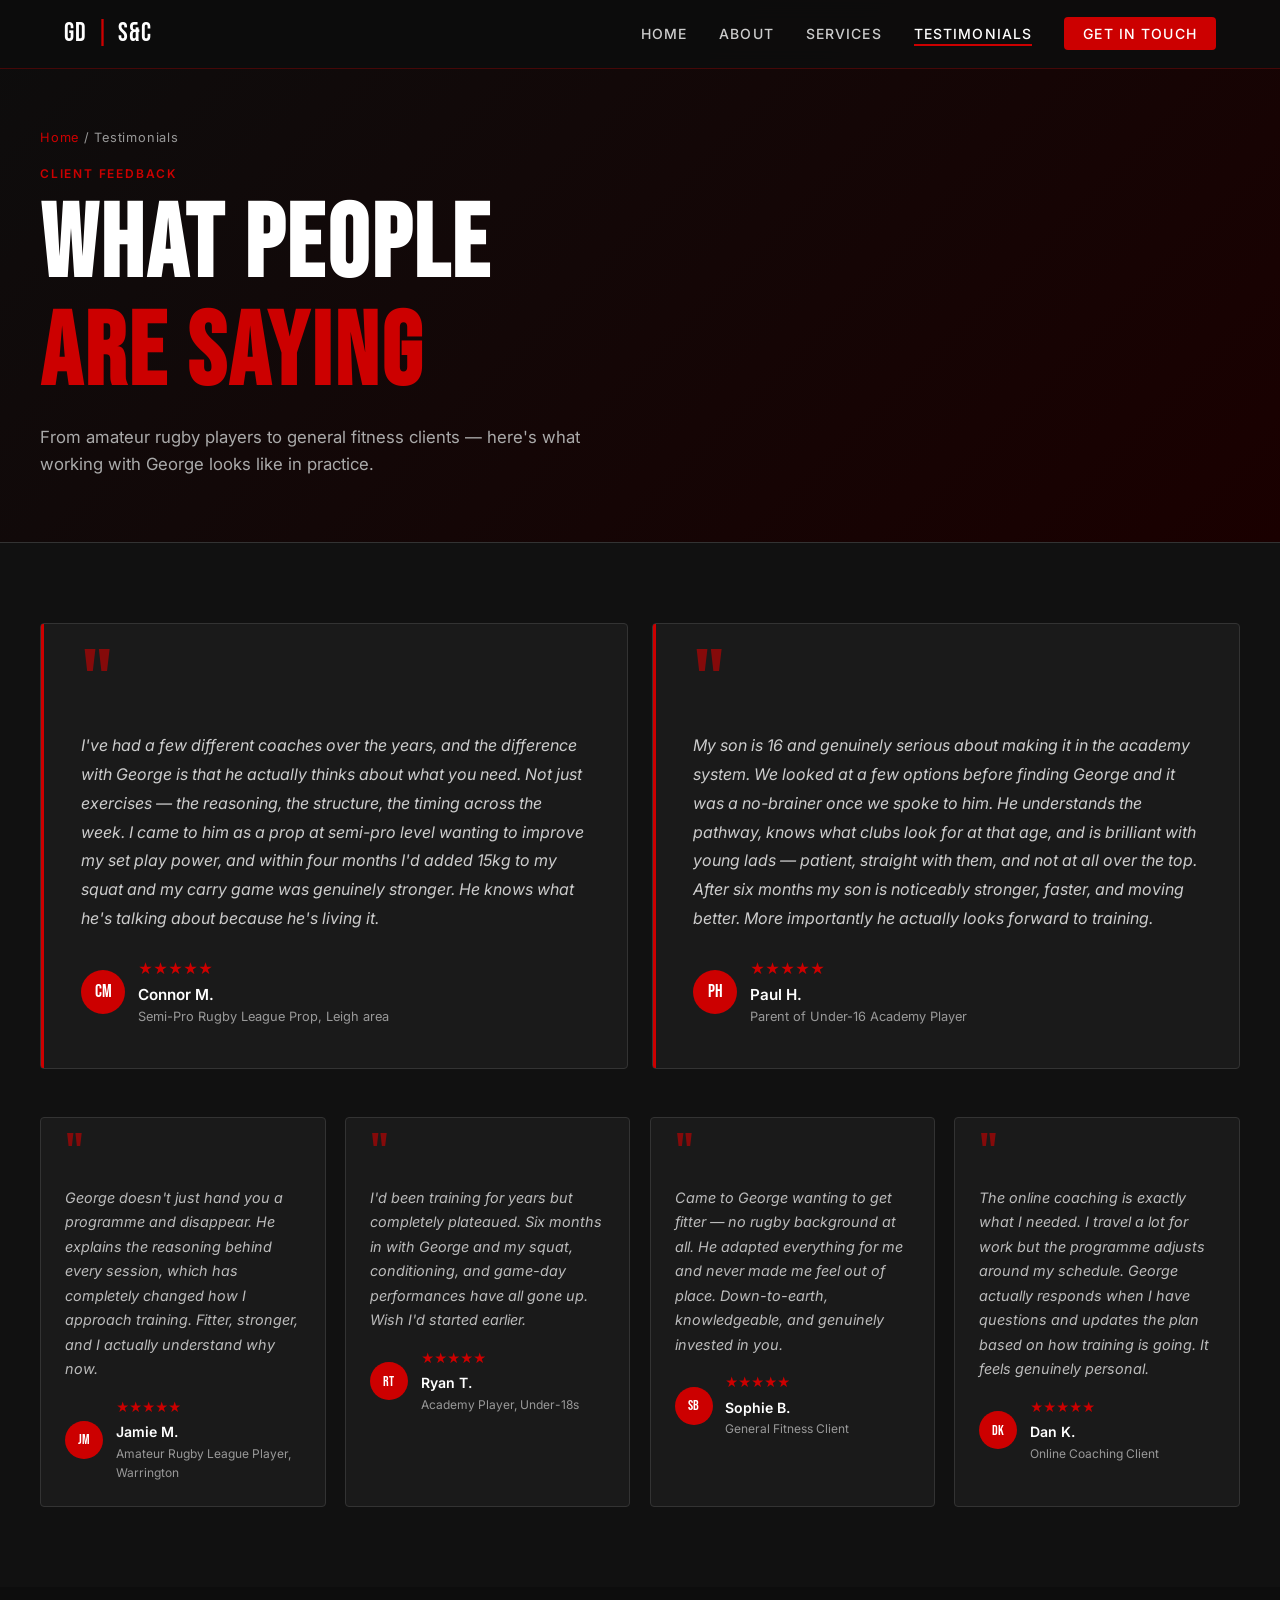
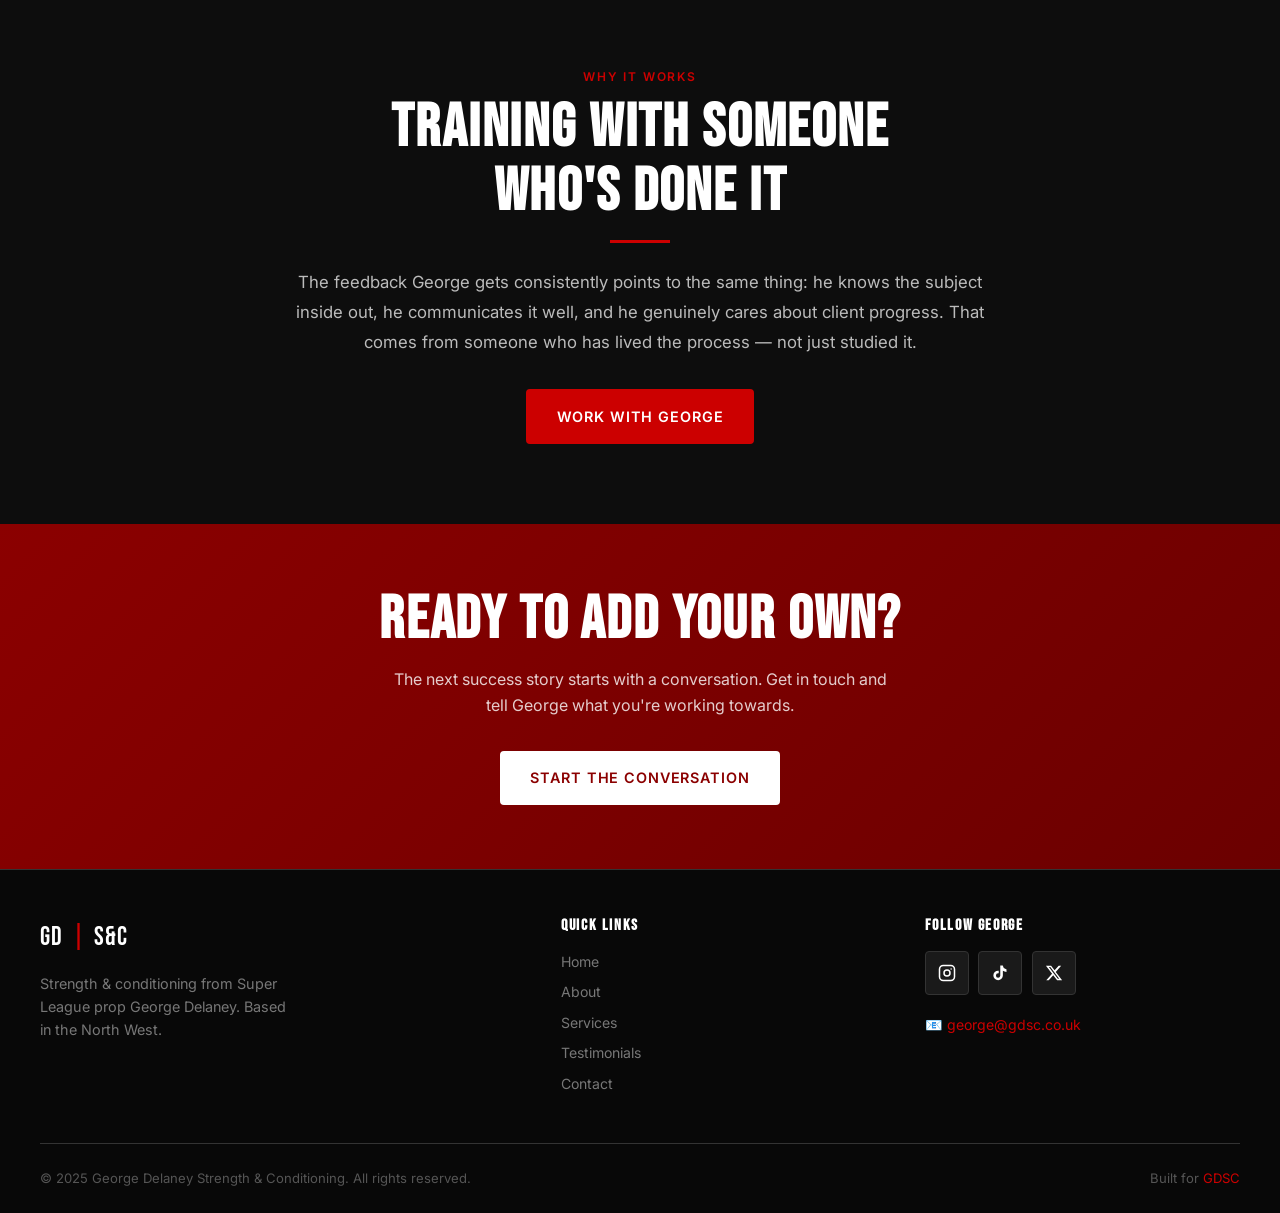
<file: george-delaney-sc/testimonials.html>
<!DOCTYPE html>
<html lang="en">
<head>
  <meta charset="UTF-8" />
  <meta name="viewport" content="width=device-width, initial-scale=1.0" />
  <title>Testimonials | GD S&C — George Delaney Strength & Conditioning</title>
  <meta name="description" content="What clients say about training with George Delaney — from rugby players to general fitness clients." />
  <link rel="stylesheet" href="css/style.css" />
  <style>
    .tcard-large {
      background: var(--card-bg);
      border: 1px solid var(--border);
      border-radius: var(--radius);
      padding: 2.5rem;
      position: relative;
      transition: all var(--transition);
    }
    .tcard-large:hover { border-color: rgba(204,0,0,0.35); transform: translateY(-3px); }
    .tcard-large::before {
      content: '';
      position: absolute;
      top: 0; left: 0;
      width: 3px; height: 100%;
      background: var(--red);
      border-radius: 2px 0 0 2px;
    }
    .tcard-large .tcard-quote { font-size: 6rem; line-height: 0.5; margin-bottom: 1.2rem; }
    .tcard-large p { font-size: 1rem; line-height: 1.8; color: #CCCCCC; font-style: italic; margin-bottom: 1.5rem; }
    .feature-grid {
      display: grid;
      grid-template-columns: 1fr 1fr;
      gap: 1.5rem;
      margin-bottom: 3rem;
    }
    @media (max-width: 768px) { .feature-grid { grid-template-columns: 1fr; } }
    .mini-cards { display: grid; grid-template-columns: repeat(auto-fit, minmax(260px, 1fr)); gap: 1.2rem; }
    .mini-card {
      background: var(--card-bg);
      border: 1px solid var(--border);
      border-radius: var(--radius);
      padding: 1.5rem;
    }
    .mini-card p { font-size: 0.9rem; color: #BBBBBB; font-style: italic; margin-bottom: 1rem; line-height: 1.7; }
  </style>
</head>
<body>

  <!-- NAV -->
  <nav class="nav">
    <div class="nav-inner">
      <a href="index.html" class="nav-logo">GD<span>|</span>S&C</a>
      <button class="hamburger" aria-label="Toggle menu">
        <span></span><span></span><span></span>
      </button>
      <ul class="nav-links">
        <li><a href="index.html">Home</a></li>
        <li><a href="about.html">About</a></li>
        <li><a href="services.html">Services</a></li>
        <li><a href="testimonials.html">Testimonials</a></li>
        <li><a href="contact.html" class="nav-cta">Get In Touch</a></li>
      </ul>
    </div>
  </nav>

  <!-- PAGE HERO -->
  <section class="page-hero">
    <div class="page-hero-inner">
      <div class="page-hero-breadcrumb"><a href="index.html">Home</a> / Testimonials</div>
      <div class="section-label">Client Feedback</div>
      <h1>What People<br><span style="color:var(--red);">Are Saying</span></h1>
      <p>From amateur rugby players to general fitness clients — here's what working with George looks like in practice.</p>
    </div>
  </section>

  <!-- FEATURED TESTIMONIALS -->
  <section class="section section-light">
    <div class="section-inner">
      <div class="feature-grid">

        <div class="tcard-large fade-in">
          <div class="tcard-quote">"</div>
          <p>
            I've had a few different coaches over the years, and the difference with George is that he actually thinks about what you need. Not just exercises — the reasoning, the structure, the timing across the week. I came to him as a prop at semi-pro level wanting to improve my set play power, and within four months I'd added 15kg to my squat and my carry game was genuinely stronger. He knows what he's talking about because he's living it.
          </p>
          <div class="tcard-author">
            <div class="tcard-avatar">CM</div>
            <div>
              <div class="stars">★★★★★</div>
              <div class="tcard-name">Connor M.</div>
              <div class="tcard-role">Semi-Pro Rugby League Prop, Leigh area</div>
            </div>
          </div>
        </div>

        <div class="tcard-large fade-in fade-in-delay-1">
          <div class="tcard-quote">"</div>
          <p>
            My son is 16 and genuinely serious about making it in the academy system. We looked at a few options before finding George and it was a no-brainer once we spoke to him. He understands the pathway, knows what clubs look for at that age, and is brilliant with young lads — patient, straight with them, and not at all over the top. After six months my son is noticeably stronger, faster, and moving better. More importantly he actually looks forward to training.
          </p>
          <div class="tcard-author">
            <div class="tcard-avatar">PH</div>
            <div>
              <div class="stars">★★★★★</div>
              <div class="tcard-name">Paul H.</div>
              <div class="tcard-role">Parent of Under-16 Academy Player</div>
            </div>
          </div>
        </div>

      </div>

      <!-- SMALLER TESTIMONIALS -->
      <div class="mini-cards">

        <div class="mini-card fade-in">
          <div class="tcard-quote" style="font-family:var(--font-heading); font-size:3.5rem; color:var(--red); opacity:0.6; line-height:0.5; margin-bottom:1rem;">"</div>
          <p>George doesn't just hand you a programme and disappear. He explains the reasoning behind every session, which has completely changed how I approach training. Fitter, stronger, and I actually understand why now.</p>
          <div class="tcard-author">
            <div class="tcard-avatar" style="width:38px;height:38px;font-size:0.9rem;">JM</div>
            <div>
              <div class="stars" style="font-size:0.8rem;">★★★★★</div>
              <div class="tcard-name" style="font-size:0.88rem;">Jamie M.</div>
              <div class="tcard-role" style="font-size:0.75rem;">Amateur Rugby League Player, Warrington</div>
            </div>
          </div>
        </div>

        <div class="mini-card fade-in fade-in-delay-1">
          <div class="tcard-quote" style="font-family:var(--font-heading); font-size:3.5rem; color:var(--red); opacity:0.6; line-height:0.5; margin-bottom:1rem;">"</div>
          <p>I'd been training for years but completely plateaued. Six months in with George and my squat, conditioning, and game-day performances have all gone up. Wish I'd started earlier.</p>
          <div class="tcard-author">
            <div class="tcard-avatar" style="width:38px;height:38px;font-size:0.9rem;">RT</div>
            <div>
              <div class="stars" style="font-size:0.8rem;">★★★★★</div>
              <div class="tcard-name" style="font-size:0.88rem;">Ryan T.</div>
              <div class="tcard-role" style="font-size:0.75rem;">Academy Player, Under-18s</div>
            </div>
          </div>
        </div>

        <div class="mini-card fade-in fade-in-delay-2">
          <div class="tcard-quote" style="font-family:var(--font-heading); font-size:3.5rem; color:var(--red); opacity:0.6; line-height:0.5; margin-bottom:1rem;">"</div>
          <p>Came to George wanting to get fitter — no rugby background at all. He adapted everything for me and never made me feel out of place. Down-to-earth, knowledgeable, and genuinely invested in you.</p>
          <div class="tcard-author">
            <div class="tcard-avatar" style="width:38px;height:38px;font-size:0.9rem;">SB</div>
            <div>
              <div class="stars" style="font-size:0.8rem;">★★★★★</div>
              <div class="tcard-name" style="font-size:0.88rem;">Sophie B.</div>
              <div class="tcard-role" style="font-size:0.75rem;">General Fitness Client</div>
            </div>
          </div>
        </div>

        <div class="mini-card fade-in fade-in-delay-3">
          <div class="tcard-quote" style="font-family:var(--font-heading); font-size:3.5rem; color:var(--red); opacity:0.6; line-height:0.5; margin-bottom:1rem;">"</div>
          <p>The online coaching is exactly what I needed. I travel a lot for work but the programme adjusts around my schedule. George actually responds when I have questions and updates the plan based on how training is going. It feels genuinely personal.</p>
          <div class="tcard-author">
            <div class="tcard-avatar" style="width:38px;height:38px;font-size:0.9rem;">DK</div>
            <div>
              <div class="stars" style="font-size:0.8rem;">★★★★★</div>
              <div class="tcard-name" style="font-size:0.88rem;">Dan K.</div>
              <div class="tcard-role" style="font-size:0.75rem;">Online Coaching Client</div>
            </div>
          </div>
        </div>

      </div>
    </div>
  </section>

  <!-- TRUST INDICATORS -->
  <section class="section">
    <div class="section-inner" style="text-align:center; max-width:700px; margin:0 auto;" >
      <div class="fade-in">
        <div class="section-label">Why It Works</div>
        <h2 class="section-title">Training With Someone<br>Who's Done It</h2>
        <div class="section-line" style="margin:0 auto 1.5rem;"></div>
        <p style="font-size:1.05rem; color:#BBBBBB; line-height:1.8; margin-bottom:2rem;">
          The feedback George gets consistently points to the same thing: he knows the subject inside out, he communicates it well, and he genuinely cares about client progress. That comes from someone who has lived the process — not just studied it.
        </p>
        <a href="contact.html" class="btn btn-primary">Work With George</a>
      </div>
    </div>
  </section>

  <!-- CTA BAND -->
  <section class="cta-band fade-in">
    <div>
      <h2>Ready to Add Your Own?</h2>
      <p>The next success story starts with a conversation. Get in touch and tell George what you're working towards.</p>
      <a href="contact.html" class="btn btn-primary" style="background:#fff; color:#8B0000; border-color:#fff;">Start the Conversation</a>
    </div>
  </section>

  <!-- FOOTER -->
  <footer class="footer">
    <div class="footer-inner">
      <div class="footer-grid">
        <div class="footer-brand">
          <a href="index.html" class="nav-logo">GD<span style="color:var(--red);">|</span>S&C</a>
          <p>Strength &amp; conditioning from Super League prop George Delaney. Based in the North West.</p>
        </div>
        <div>
          <h4>Quick Links</h4>
          <nav class="footer-links">
            <a href="index.html">Home</a>
            <a href="about.html">About</a>
            <a href="services.html">Services</a>
            <a href="testimonials.html">Testimonials</a>
            <a href="contact.html">Contact</a>
          </nav>
        </div>
        <div>
          <h4>Follow George</h4>
          <div class="footer-social">
            <a href="#" class="social-link" aria-label="Instagram">
              <svg width="18" height="18" viewBox="0 0 24 24" fill="none" stroke="currentColor" stroke-width="2" stroke-linecap="round" stroke-linejoin="round"><rect x="2" y="2" width="20" height="20" rx="5"/><circle cx="12" cy="12" r="4"/><circle cx="17.5" cy="6.5" r="1" fill="currentColor" stroke="none"/></svg>
            </a>
            <a href="#" class="social-link" aria-label="TikTok">
              <svg width="18" height="18" viewBox="0 0 24 24" fill="currentColor"><path d="M19.59 6.69a4.83 4.83 0 01-3.77-4.25V2h-3.45v13.67a2.89 2.89 0 01-2.88 2.5 2.89 2.89 0 01-2.89-2.89 2.89 2.89 0 012.89-2.89c.28 0 .54.04.79.1V9.01a6.33 6.33 0 00-.79-.05 6.34 6.34 0 00-6.34 6.34 6.34 6.34 0 006.34 6.34 6.34 6.34 0 006.33-6.34V8.95a8.28 8.28 0 004.84 1.55V7.04a4.85 4.85 0 01-1.07-.35z"/></svg>
            </a>
            <a href="#" class="social-link" aria-label="X / Twitter">
              <svg width="18" height="18" viewBox="0 0 24 24" fill="currentColor"><path d="M18.244 2.25h3.308l-7.227 8.26 8.502 11.24H16.17l-5.214-6.817L4.99 21.75H1.68l7.73-8.835L1.254 2.25H8.08l4.713 6.231zm-1.161 17.52h1.833L7.084 4.126H5.117z"/></svg>
            </a>
          </div>
          <div style="margin-top:1.2rem; font-size:0.88rem; color:#777;">
            📧 <a href="mailto:george@gdsc.co.uk" style="color:var(--red);">george@gdsc.co.uk</a>
          </div>
        </div>
      </div>
      <div class="footer-bottom">
        <p>&copy; 2025 George Delaney Strength &amp; Conditioning. All rights reserved.</p>
        <p>Built for <a href="#">GDSC</a></p>
      </div>
    </div>
  </footer>

  <script src="js/main.js"></script>
</body>
</html>
</file>
<file: css/style.css>
/* ===================================================
   ELLIS ARCHER PERFORMANCE — Main Stylesheet
   Royal Blue / White / Gold — Barrow Raiders colours
   =================================================== */

@import url('https://fonts.googleapis.com/css2?family=Bebas+Neue&family=Inter:wght@300;400;500;600;700&display=swap');

/* === CUSTOM PROPERTIES === */
:root {
  --blue:        #003087;
  --blue-dark:   #001A4E;
  --blue-mid:    #0043A8;
  --gold:        #F5B800;
  --gold-dark:   #D4A000;
  --gold-light:  #FFD166;
  --white:       #FFFFFF;
  --off-white:   #F8FAFC;
  --grey-100:    #F1F5F9;
  --grey-200:    #E2E8F0;
  --grey-300:    #CBD5E1;
  --text-dark:   #0F172A;
  --text-body:   #334155;
  --text-muted:  #64748B;

  --font-heading: 'Bebas Neue', cursive;
  --font-body:    'Inter', sans-serif;

  --section-pad:    80px 0;
  --container-max:  1200px;
  --transition:     0.3s ease;
  --shadow-sm:      0 2px 8px rgba(0,26,78,0.08);
  --shadow-md:      0 4px 20px rgba(0,26,78,0.12);
  --shadow-lg:      0 8px 40px rgba(0,26,78,0.18);
}

/* === RESET & BASE === */
*, *::before, *::after { box-sizing: border-box; margin: 0; padding: 0; }
html { scroll-behavior: smooth; }
body {
  font-family: var(--font-body);
  color: var(--text-dark);
  background: var(--white);
  line-height: 1.6;
  overflow-x: hidden;
}
img { max-width: 100%; height: auto; display: block; }
a { text-decoration: none; color: inherit; }
ul { list-style: none; }
button { font-family: var(--font-body); }

/* === TYPOGRAPHY === */
h1, h2, h3, h4 {
  font-family: var(--font-heading);
  line-height: 1.05;
  letter-spacing: 0.02em;
}

.section-label {
  font-family: var(--font-body);
  font-size: 0.78rem;
  font-weight: 700;
  letter-spacing: 0.22em;
  text-transform: uppercase;
  color: var(--gold-dark);
  display: block;
  margin-bottom: 10px;
}

.section-label--white { color: var(--gold-light); }

/* === LAYOUT === */
.container {
  max-width: var(--container-max);
  margin: 0 auto;
  padding: 0 24px;
}
.section { padding: var(--section-pad); }
.section--grey { background: var(--grey-100); }
.section--blue { background: var(--blue); color: var(--white); }
.section--dark { background: var(--blue-dark); color: var(--white); }

/* Gold divider */
.gold-line {
  width: 56px; height: 4px;
  background: var(--gold);
  border-radius: 2px;
  margin: 14px 0 24px;
}
.gold-line--center { margin-left: auto; margin-right: auto; }

/* Section header */
.section-header { margin-bottom: 52px; }
.section-header--center { text-align: center; }

.section-title {
  font-family: var(--font-heading);
  font-size: clamp(2.4rem, 5vw, 3.8rem);
  color: var(--blue-dark);
  line-height: 1.02;
}
.section-title--white { color: var(--white); }
.section-subtitle {
  font-size: 1.05rem;
  color: var(--text-body);
  max-width: 620px;
  line-height: 1.75;
  margin-top: 8px;
}
.section-subtitle--white { color: rgba(255,255,255,0.8); }
.section-subtitle--center { margin-left: auto; margin-right: auto; }

/* === NAVIGATION === */
.nav {
  position: fixed;
  top: 0; left: 0; right: 0;
  z-index: 1000;
  padding: 20px 0;
  background: transparent;
  transition: background var(--transition), padding var(--transition), box-shadow var(--transition);
}
.nav.scrolled {
  background: var(--white);
  padding: 12px 0;
  box-shadow: var(--shadow-md);
}
.nav.scrolled .nav__logo        { color: var(--blue-dark); }
.nav.scrolled .nav__logo span   { color: var(--gold-dark); }
.nav.scrolled .nav__link        { color: var(--text-dark); }
.nav.scrolled .nav__link:hover  { color: var(--blue); }
.nav.scrolled .nav__link.active { color: var(--blue); }
.nav.scrolled .hamburger span   { background: var(--blue-dark); }

.nav__inner {
  display: flex;
  align-items: center;
  justify-content: space-between;
  max-width: var(--container-max);
  margin: 0 auto;
  padding: 0 24px;
}
.nav__logo {
  font-family: var(--font-heading);
  font-size: 1.7rem;
  letter-spacing: 0.05em;
  color: var(--white);
  transition: color var(--transition);
}
.nav__logo span { color: var(--gold); }

.nav__links {
  display: flex;
  align-items: center;
  gap: 32px;
}
.nav__link {
  font-size: 0.85rem;
  font-weight: 600;
  letter-spacing: 0.1em;
  text-transform: uppercase;
  color: rgba(255,255,255,0.9);
  transition: color var(--transition);
  position: relative;
}
.nav__link::after {
  content: '';
  position: absolute;
  bottom: -4px; left: 0;
  width: 0; height: 2px;
  background: var(--gold);
  transition: width var(--transition);
}
.nav__link:hover::after,
.nav__link.active::after { width: 100%; }
.nav__link:hover,
.nav__link.active { color: var(--gold); }

.nav__cta {
  background: var(--gold) !important;
  color: var(--blue-dark) !important;
  padding: 10px 22px !important;
  border-radius: 4px;
  font-weight: 700 !important;
  transition: background var(--transition), transform var(--transition) !important;
}
.nav__cta::after { display: none !important; }
.nav__cta:hover { background: var(--gold-dark) !important; transform: translateY(-1px); }

/* Hamburger */
.hamburger {
  display: none;
  flex-direction: column;
  gap: 5px;
  cursor: pointer;
  padding: 4px;
  background: none;
  border: none;
}
.hamburger span {
  display: block; width: 26px; height: 2px;
  background: var(--white);
  transition: all var(--transition);
  border-radius: 2px;
}
.hamburger.open span:nth-child(1) { transform: translateY(7px) rotate(45deg); }
.hamburger.open span:nth-child(2) { opacity: 0; transform: scaleX(0); }
.hamburger.open span:nth-child(3) { transform: translateY(-7px) rotate(-45deg); }

/* Mobile menu overlay */
.mobile-menu {
  display: none;
  position: fixed;
  inset: 0;
  background: var(--blue-dark);
  z-index: 999;
  flex-direction: column;
  align-items: center;
  justify-content: center;
  gap: 28px;
  opacity: 0;
  transform: translateX(100%);
  transition: opacity 0.35s ease, transform 0.35s cubic-bezier(0.4,0,0.2,1);
}
.mobile-menu.open { opacity: 1; transform: translateX(0); }
.mobile-menu__link {
  font-family: var(--font-heading);
  font-size: 2.8rem;
  color: var(--white);
  letter-spacing: 0.04em;
  transition: color var(--transition);
}
.mobile-menu__link:hover,
.mobile-menu__link.active { color: var(--gold); }
.mobile-menu__close {
  position: absolute;
  top: 24px; right: 24px;
  font-size: 1.5rem;
  color: rgba(255,255,255,0.6);
  background: none;
  border: none;
  cursor: pointer;
  transition: color var(--transition);
}
.mobile-menu__close:hover { color: var(--gold); }

/* === BUTTONS === */
.btn {
  display: inline-flex;
  align-items: center;
  gap: 8px;
  padding: 14px 32px;
  border-radius: 4px;
  font-size: 0.9rem;
  font-weight: 700;
  letter-spacing: 0.06em;
  text-transform: uppercase;
  cursor: pointer;
  transition: all var(--transition);
  border: 2px solid transparent;
}
.btn--primary {
  background: var(--gold); color: var(--blue-dark);
  border-color: var(--gold);
}
.btn--primary:hover {
  background: var(--gold-dark); border-color: var(--gold-dark);
  transform: translateY(-2px);
  box-shadow: 0 6px 24px rgba(245,184,0,0.35);
}
.btn--outline {
  background: transparent; color: var(--white);
  border-color: rgba(255,255,255,0.55);
}
.btn--outline:hover {
  border-color: var(--gold); color: var(--gold);
  transform: translateY(-2px);
}
.btn--blue {
  background: var(--blue); color: var(--white);
  border-color: var(--blue);
}
.btn--blue:hover {
  background: var(--blue-mid); border-color: var(--blue-mid);
  transform: translateY(-2px);
  box-shadow: var(--shadow-md);
}
.btn--gold-outline {
  background: transparent; color: var(--gold);
  border-color: var(--gold);
}
.btn--gold-outline:hover {
  background: var(--gold); color: var(--blue-dark);
  transform: translateY(-2px);
}

/* === HERO (home) === */
.hero {
  position: relative;
  min-height: 100vh;
  display: flex;
  align-items: center;
  background: linear-gradient(135deg, #000E2E 0%, #001A4E 35%, #002870 65%, var(--blue) 100%);
  overflow: hidden;
}
/* Subtle cross-hatch texture */
.hero::before {
  content: '';
  position: absolute; inset: 0;
  background-image:
    linear-gradient(rgba(255,255,255,0.025) 1px, transparent 1px),
    linear-gradient(90deg, rgba(255,255,255,0.025) 1px, transparent 1px);
  background-size: 60px 60px;
}
/* Gold bottom bar */
.hero::after {
  content: '';
  position: absolute;
  bottom: 0; left: 0; right: 0;
  height: 5px;
  background: linear-gradient(90deg, var(--gold-dark), var(--gold), var(--gold-light), var(--gold), var(--gold-dark));
}
/* Diagonal shape right side */
.hero__shape {
  position: absolute;
  top: 0; right: 0;
  width: 40%;
  height: 100%;
  background: linear-gradient(135deg, transparent 0%, rgba(0,67,168,0.18) 100%);
  clip-path: polygon(25% 0, 100% 0, 100% 100%, 0 100%);
}
/* Gold accent line */
.hero__accent {
  position: absolute;
  top: 15%; left: 0;
  width: 6px;
  height: 70%;
  background: linear-gradient(to bottom, transparent, var(--gold), transparent);
}

.hero__content {
  position: relative;
  z-index: 2;
  padding: 130px 24px 100px;
  max-width: var(--container-max);
  margin: 0 auto;
  width: 100%;
}
.hero__eyebrow {
  font-size: 0.8rem;
  font-weight: 700;
  letter-spacing: 0.22em;
  text-transform: uppercase;
  color: var(--gold);
  margin-bottom: 18px;
  display: flex;
  align-items: center;
  gap: 14px;
}
.hero__eyebrow::before {
  content: '';
  display: block; width: 36px; height: 2px;
  background: var(--gold);
  flex-shrink: 0;
}
.hero__title {
  font-family: var(--font-heading);
  font-size: clamp(4.5rem, 11vw, 9rem);
  color: var(--white);
  line-height: 0.92;
  letter-spacing: 0.02em;
  margin-bottom: 4px;
}
.hero__title-accent { color: var(--gold); display: block; }
.hero__subtitle {
  font-family: var(--font-heading);
  font-size: clamp(1.1rem, 2.5vw, 1.7rem);
  color: rgba(255,255,255,0.65);
  letter-spacing: 0.18em;
  text-transform: uppercase;
  margin-bottom: 20px;
}
.hero__tagline {
  font-size: clamp(1rem, 1.8vw, 1.15rem);
  color: rgba(255,255,255,0.8);
  max-width: 460px;
  margin-bottom: 40px;
  line-height: 1.7;
  font-style: italic;
}
.hero__ctas { display: flex; flex-wrap: wrap; gap: 14px; }

/* Scroll indicator */
.hero__scroll {
  position: absolute;
  bottom: 36px; left: 50%;
  transform: translateX(-50%);
  z-index: 2;
  display: flex;
  flex-direction: column;
  align-items: center;
  gap: 8px;
  color: rgba(255,255,255,0.4);
  font-size: 0.7rem;
  letter-spacing: 0.2em;
  text-transform: uppercase;
  animation: scrollBounce 2.2s ease-in-out infinite;
}
.hero__scroll-arrow {
  width: 18px; height: 18px;
  border-right: 2px solid var(--gold);
  border-bottom: 2px solid var(--gold);
  transform: rotate(45deg);
}
@keyframes scrollBounce {
  0%, 100% { transform: translateX(-50%) translateY(0); }
  50%       { transform: translateX(-50%) translateY(8px); }
}

/* === PAGE HERO (sub-pages) === */
.page-hero {
  position: relative;
  padding: 160px 0 80px;
  background: linear-gradient(135deg, #000E2E 0%, #001A4E 45%, var(--blue) 100%);
  overflow: hidden;
  text-align: center;
}
.page-hero::before {
  content: '';
  position: absolute; inset: 0;
  background-image:
    linear-gradient(rgba(255,255,255,0.02) 1px, transparent 1px),
    linear-gradient(90deg, rgba(255,255,255,0.02) 1px, transparent 1px);
  background-size: 60px 60px;
}
.page-hero::after {
  content: '';
  position: absolute;
  bottom: 0; left: 0; right: 0;
  height: 5px;
  background: linear-gradient(90deg, var(--gold-dark), var(--gold), var(--gold-light), var(--gold), var(--gold-dark));
}
.page-hero__content { position: relative; z-index: 2; }
.page-hero__title {
  font-family: var(--font-heading);
  font-size: clamp(3rem, 7vw, 5.5rem);
  color: var(--white);
  margin-bottom: 16px;
}
.page-hero__subtitle {
  font-size: 1.05rem;
  color: rgba(255,255,255,0.7);
  max-width: 560px;
  margin: 0 auto;
  line-height: 1.7;
}

/* === INTRO / STORY GRID === */
.two-col-grid {
  display: grid;
  grid-template-columns: 1fr 1fr;
  gap: 64px;
  align-items: start;
}
.two-col-grid--center { align-items: center; }
.prose p {
  font-size: 1.04rem;
  color: var(--text-body);
  line-height: 1.85;
  margin-bottom: 18px;
}
.prose p:last-child { margin-bottom: 0; }
.prose strong { color: var(--blue-dark); font-weight: 700; }

/* === STAT CARDS === */
.stats-grid {
  display: grid;
  grid-template-columns: 1fr 1fr;
  gap: 20px;
}
.stat-card {
  background: var(--blue-dark);
  color: var(--white);
  padding: 28px 20px;
  border-radius: 8px;
  text-align: center;
  position: relative;
  overflow: hidden;
}
.stat-card::after {
  content: '';
  position: absolute;
  bottom: 0; left: 0; right: 0;
  height: 3px;
  background: var(--gold);
}
.stat-card__number {
  font-family: var(--font-heading);
  font-size: 2.8rem;
  color: var(--gold);
  display: block; line-height: 1;
  margin-bottom: 8px;
}
.stat-card__label {
  font-size: 0.75rem;
  font-weight: 600;
  letter-spacing: 0.1em;
  text-transform: uppercase;
  color: rgba(255,255,255,0.65);
}

/* === SERVICE CARDS (overview) === */
.services-grid {
  display: grid;
  grid-template-columns: repeat(auto-fit, minmax(255px, 1fr));
  gap: 24px;
}
.service-card {
  background: var(--white);
  border-radius: 8px;
  padding: 32px 26px;
  box-shadow: var(--shadow-sm);
  border-top: 4px solid var(--gold);
  transition: transform var(--transition), box-shadow var(--transition);
}
.service-card:hover { transform: translateY(-6px); box-shadow: var(--shadow-lg); }
.service-card__icon {
  width: 54px; height: 54px;
  background: var(--blue-dark);
  border-radius: 8px;
  display: flex; align-items: center; justify-content: center;
  margin-bottom: 18px;
  font-size: 1.4rem; color: var(--gold);
}
.service-card__title {
  font-family: var(--font-heading);
  font-size: 1.45rem;
  color: var(--blue-dark);
  margin-bottom: 10px;
  letter-spacing: 0.03em;
}
.service-card__desc {
  font-size: 0.93rem;
  color: var(--text-body);
  line-height: 1.72;
  margin-bottom: 22px;
}
.service-card__link {
  font-size: 0.82rem;
  font-weight: 700;
  letter-spacing: 0.1em;
  text-transform: uppercase;
  color: var(--blue);
  display: inline-flex; align-items: center; gap: 6px;
  transition: gap var(--transition), color var(--transition);
}
.service-card__link:hover { color: var(--gold-dark); gap: 10px; }

/* === SERVICE CARDS (full, services page) === */
.service-full {
  display: grid;
  grid-template-columns: auto 1fr auto;
  gap: 28px;
  align-items: start;
  background: var(--white);
  border-radius: 8px;
  padding: 36px 40px;
  box-shadow: var(--shadow-sm);
  border-left: 6px solid var(--gold);
  margin-bottom: 22px;
  transition: transform var(--transition), box-shadow var(--transition);
}
.service-full:hover { transform: translateX(4px); box-shadow: var(--shadow-md); }
.service-full__icon {
  width: 70px; height: 70px;
  background: var(--blue-dark);
  border-radius: 10px;
  display: flex; align-items: center; justify-content: center;
  font-size: 1.9rem; color: var(--gold);
  flex-shrink: 0;
}
.service-full__title {
  font-family: var(--font-heading);
  font-size: 2rem;
  color: var(--blue-dark);
  margin-bottom: 10px;
}
.service-full__desc {
  font-size: 0.95rem;
  color: var(--text-body);
  line-height: 1.75;
  margin-bottom: 16px;
}
.service-full__tags {
  display: flex; flex-wrap: wrap; gap: 8px;
}
.tag {
  background: var(--grey-100);
  color: var(--blue-dark);
  font-size: 0.76rem;
  font-weight: 600;
  letter-spacing: 0.05em;
  padding: 4px 12px;
  border-radius: 20px;
  border: 1px solid var(--grey-200);
}
.service-full__action { align-self: center; }

/* === WHY CARDS === */
.why-grid {
  display: grid;
  grid-template-columns: repeat(3, 1fr);
  gap: 28px;
}
.why-card { text-align: center; padding: 32px 20px; }
.why-card__icon {
  width: 70px; height: 70px;
  border-radius: 50%;
  background: linear-gradient(135deg, var(--blue-dark), var(--blue));
  display: flex; align-items: center; justify-content: center;
  margin: 0 auto 18px;
  font-size: 1.7rem; color: var(--gold);
  box-shadow: 0 4px 20px rgba(0,26,78,0.2);
}
.why-card__title {
  font-family: var(--font-heading);
  font-size: 1.4rem;
  color: var(--blue-dark);
  margin-bottom: 10px;
}
.why-card__text { font-size: 0.93rem; color: var(--text-body); line-height: 1.72; }

/* === HIGHLIGHT ITEMS (about page) === */
.highlights { display: flex; flex-direction: column; gap: 16px; }
.highlight-item {
  display: flex; gap: 14px; align-items: flex-start;
  padding: 18px 20px;
  background: var(--grey-100);
  border-radius: 8px;
  border-left: 4px solid var(--gold);
}
.highlight-item__icon { font-size: 1.3rem; color: var(--blue); flex-shrink: 0; margin-top: 2px; }
.highlight-item__title {
  font-weight: 700; font-size: 0.85rem;
  color: var(--blue-dark);
  text-transform: uppercase; letter-spacing: 0.06em;
  margin-bottom: 4px;
}
.highlight-item__text { font-size: 0.88rem; color: var(--text-body); line-height: 1.6; }

/* === PHILOSOPHY PILLARS === */
.philosophy-grid {
  display: grid;
  grid-template-columns: repeat(3, 1fr);
  gap: 28px;
  margin-top: 48px;
}
.philosophy-pillar {
  text-align: center;
  padding: 32px 22px;
  border: 1px solid rgba(255,255,255,0.1);
  border-radius: 8px;
  position: relative;
}
.philosophy-pillar::before {
  content: '';
  position: absolute;
  top: 0; left: 50%;
  transform: translateX(-50%);
  width: 56px; height: 3px;
  background: var(--gold);
}
.philosophy-pillar__num {
  font-family: var(--font-heading);
  font-size: 4rem;
  color: rgba(245,184,0,0.12);
  line-height: 1; margin-bottom: 14px;
}
.philosophy-pillar__title {
  font-family: var(--font-heading);
  font-size: 1.5rem;
  color: var(--gold);
  margin-bottom: 10px;
}
.philosophy-pillar__text { font-size: 0.88rem; color: rgba(255,255,255,0.72); line-height: 1.7; }

/* === TESTIMONIALS === */
.testimonial-grid {
  display: grid;
  grid-template-columns: repeat(auto-fit, minmax(280px, 1fr));
  gap: 24px;
}
.testimonial-card {
  background: var(--white);
  border-radius: 10px;
  padding: 36px 28px 28px;
  box-shadow: var(--shadow-sm);
  position: relative;
  border-bottom: 3px solid var(--gold);
}
.testimonial-card::before {
  content: '\201C';
  position: absolute;
  top: 10px; left: 20px;
  font-family: Georgia, serif;
  font-size: 5rem; line-height: 1;
  color: var(--gold);
  opacity: 0.2;
}
.testimonial-card__stars { color: var(--gold); font-size: 0.9rem; margin-bottom: 14px; letter-spacing: 2px; }
.testimonial-card__text {
  font-size: 0.97rem;
  color: var(--text-body);
  line-height: 1.8;
  font-style: italic;
  margin-bottom: 22px;
  position: relative; z-index: 1;
}
.testimonial-card__author { display: flex; align-items: center; gap: 12px; }
.testimonial-card__avatar {
  width: 46px; height: 46px;
  border-radius: 50%;
  background: var(--blue-dark);
  display: flex; align-items: center; justify-content: center;
  font-family: var(--font-heading);
  font-size: 1.1rem; color: var(--gold);
  flex-shrink: 0;
}
.testimonial-card__name { font-weight: 700; font-size: 0.92rem; color: var(--blue-dark); }
.testimonial-card__role { font-size: 0.78rem; color: var(--text-muted); }

/* === CTA BANNER === */
.cta-banner {
  padding: 80px 0;
  background: linear-gradient(135deg, #000E2E 0%, #001A4E 40%, var(--blue) 100%);
  text-align: center;
  position: relative;
  overflow: hidden;
}
.cta-banner::before {
  content: '';
  position: absolute; inset: 0;
  background-image:
    linear-gradient(rgba(255,255,255,0.02) 1px, transparent 1px),
    linear-gradient(90deg, rgba(255,255,255,0.02) 1px, transparent 1px);
  background-size: 60px 60px;
}
.cta-banner__content { position: relative; z-index: 2; }
.cta-banner__title {
  font-family: var(--font-heading);
  font-size: clamp(2.2rem, 5vw, 3.5rem);
  color: var(--white);
  margin-bottom: 14px;
}
.cta-banner__title span { color: var(--gold); }
.cta-banner__subtitle {
  font-size: 1.04rem;
  color: rgba(255,255,255,0.75);
  max-width: 500px;
  margin: 0 auto 34px;
  line-height: 1.75;
}

/* === FAQ === */
.faq-list { display: flex; flex-direction: column; gap: 12px; }
.faq-item {
  background: var(--white);
  border-radius: 8px;
  border: 1px solid var(--grey-200);
  overflow: hidden;
}
.faq-question {
  display: flex; align-items: center; justify-content: space-between;
  padding: 20px 24px;
  cursor: pointer;
  font-weight: 600;
  font-size: 1rem;
  color: var(--blue-dark);
  transition: color var(--transition);
  gap: 16px;
}
.faq-question:hover { color: var(--blue); }
.faq-question i { flex-shrink: 0; transition: transform var(--transition); color: var(--gold-dark); }
.faq-item.open .faq-question i { transform: rotate(180deg); }
.faq-answer {
  max-height: 0;
  overflow: hidden;
  transition: max-height 0.35s ease;
}
.faq-answer p {
  padding: 0 24px 20px;
  font-size: 0.93rem;
  color: var(--text-body);
  line-height: 1.75;
}
.faq-item.open .faq-answer { max-height: 300px; }

/* === CONTACT PAGE === */
.contact-grid {
  display: grid;
  grid-template-columns: 1fr 2fr;
  gap: 56px;
  align-items: start;
}
.contact-info__item {
  display: flex; gap: 14px; align-items: flex-start;
  margin-bottom: 26px;
}
.contact-info__icon {
  width: 42px; height: 42px;
  background: var(--blue-dark);
  border-radius: 8px;
  display: flex; align-items: center; justify-content: center;
  color: var(--gold); font-size: 1rem;
  flex-shrink: 0;
}
.contact-info__label {
  font-weight: 700; font-size: 0.78rem;
  letter-spacing: 0.1em; text-transform: uppercase;
  color: var(--blue-dark); margin-bottom: 4px;
}
.contact-info__value { font-size: 0.92rem; color: var(--text-body); }
.contact-info__value a { color: var(--blue); transition: color var(--transition); }
.contact-info__value a:hover { color: var(--gold-dark); }

.social-links { display: flex; gap: 10px; margin-top: 28px; }
.social-link {
  width: 42px; height: 42px;
  border-radius: 8px;
  background: var(--blue-dark);
  display: flex; align-items: center; justify-content: center;
  color: var(--white); font-size: 1rem;
  transition: background var(--transition), color var(--transition), transform var(--transition);
}
.social-link:hover { background: var(--gold); color: var(--blue-dark); transform: translateY(-3px); }

/* Contact form */
.contact-form {
  background: var(--white);
  border-radius: 12px;
  padding: 44px 44px;
  box-shadow: var(--shadow-md);
}
.form-group { margin-bottom: 22px; }
.form-row { display: grid; grid-template-columns: 1fr 1fr; gap: 18px; }
.form-label {
  display: block;
  font-size: 0.8rem; font-weight: 700;
  letter-spacing: 0.07em; text-transform: uppercase;
  color: var(--blue-dark); margin-bottom: 7px;
}
.form-label span { color: #DC2626; }
.form-input, .form-select, .form-textarea {
  width: 100%;
  padding: 13px 15px;
  border: 2px solid var(--grey-200);
  border-radius: 6px;
  font-family: var(--font-body);
  font-size: 0.94rem;
  color: var(--text-dark);
  background: var(--white);
  transition: border-color var(--transition), box-shadow var(--transition);
  appearance: none;
}
.form-input:focus, .form-select:focus, .form-textarea:focus {
  outline: none;
  border-color: var(--blue);
  box-shadow: 0 0 0 3px rgba(0,48,135,0.1);
}
.form-input.error, .form-select.error, .form-textarea.error { border-color: #DC2626; }
.form-error {
  font-size: 0.78rem; color: #DC2626;
  margin-top: 5px; display: none;
}
.form-error.visible { display: block; }
.form-textarea { resize: vertical; min-height: 130px; }
.form-select {
  background-image: url("data:image/svg+xml,%3Csvg xmlns='http://www.w3.org/2000/svg' width='12' height='8' viewBox='0 0 12 8'%3E%3Cpath fill='%23334155' d='M6 8L0 0h12z'/%3E%3C/svg%3E");
  background-repeat: no-repeat;
  background-position: right 15px center;
  padding-right: 38px;
}
.form-submit { width: 100%; padding: 15px; font-size: 0.95rem; border: none; cursor: pointer; }
.form-success {
  display: none;
  background: #ECFDF5;
  border: 2px solid #059669;
  border-radius: 8px;
  padding: 22px 24px;
  color: #065F46;
  font-weight: 600;
  text-align: center;
  font-size: 1.05rem;
  line-height: 1.6;
}
.form-success.visible { display: block; }

/* === FOOTER === */
.footer { background: var(--blue-dark); color: var(--white); padding: 60px 0 0; }
.footer__grid {
  display: grid;
  grid-template-columns: 2.2fr 1fr 1fr 1.3fr;
  gap: 40px;
  padding-bottom: 48px;
}
.footer__logo {
  font-family: var(--font-heading);
  font-size: 1.6rem; letter-spacing: 0.05em;
  color: var(--white);
  display: inline-block; margin-bottom: 14px;
}
.footer__logo span { color: var(--gold); }
.footer__tagline {
  font-size: 0.88rem;
  color: rgba(255,255,255,0.55);
  line-height: 1.7; margin-bottom: 22px;
}
.footer__col-title {
  font-family: var(--font-heading);
  font-size: 0.95rem;
  letter-spacing: 0.16em; text-transform: uppercase;
  color: var(--gold); margin-bottom: 18px;
}
.footer__links { display: flex; flex-direction: column; gap: 9px; }
.footer__link {
  font-size: 0.87rem; color: rgba(255,255,255,0.6);
  transition: color var(--transition);
}
.footer__link:hover { color: var(--gold); }
.footer__bottom {
  border-top: 1px solid rgba(255,255,255,0.08);
  padding: 18px 0;
  display: flex; align-items: center; justify-content: space-between;
  flex-wrap: wrap; gap: 10px;
}
.footer__copy { font-size: 0.78rem; color: rgba(255,255,255,0.35); }
.footer__copy a { color: var(--gold); transition: color var(--transition); }
.footer__copy a:hover { color: var(--gold-light); }

/* === SCROLL ANIMATIONS === */
.animate-on-scroll {
  opacity: 0; transform: translateY(28px);
  transition: opacity 0.65s ease, transform 0.65s ease;
}
.animate-on-scroll--left {
  opacity: 0; transform: translateX(-28px);
  transition: opacity 0.65s ease, transform 0.65s ease;
}
.animate-on-scroll--right {
  opacity: 0; transform: translateX(28px);
  transition: opacity 0.65s ease, transform 0.65s ease;
}
.animate-on-scroll.visible,
.animate-on-scroll--left.visible,
.animate-on-scroll--right.visible { opacity: 1; transform: translate(0, 0); }

.delay-1 { transition-delay: 0.1s; }
.delay-2 { transition-delay: 0.2s; }
.delay-3 { transition-delay: 0.3s; }
.delay-4 { transition-delay: 0.4s; }

/* === RESPONSIVE === */
@media (max-width: 1024px) {
  .two-col-grid { grid-template-columns: 1fr; gap: 40px; }
  .footer__grid { grid-template-columns: 1fr 1fr; gap: 28px; }
  .why-grid { grid-template-columns: 1fr 1fr; }
  .philosophy-grid { grid-template-columns: 1fr; gap: 16px; }
}

@media (max-width: 768px) {
  :root { --section-pad: 56px 0; }

  .nav__links { display: none; }
  .hamburger { display: flex; }
  .mobile-menu { display: flex; }

  .hero__content { padding-top: 130px; }

  .stats-grid { grid-template-columns: 1fr 1fr; }
  .why-grid { grid-template-columns: 1fr; }

  .service-full {
    grid-template-columns: 1fr;
    padding: 26px 22px;
  }
  .service-full__action { align-self: flex-start; }

  .contact-grid { grid-template-columns: 1fr; }
  .contact-form { padding: 28px 20px; }
  .form-row { grid-template-columns: 1fr; }

  .footer__grid { grid-template-columns: 1fr; gap: 28px; }
  .footer__bottom { flex-direction: column; text-align: center; }

  .testimonial-grid { grid-template-columns: 1fr; }
}

@media (max-width: 480px) {
  .hero__title { font-size: 3.5rem; }
  .hero__ctas { flex-direction: column; }
  .btn { width: 100%; justify-content: center; }
  .stats-grid { grid-template-columns: 1fr; }
}
</file>
<file: george-delaney-sc/css/style.css>
@import url('https://fonts.googleapis.com/css2?family=Bebas+Neue&family=Inter:wght@300;400;500;600;700&display=swap');

:root {
  --red: #CC0000;
  --dark-red: #8B0000;
  --black: #0D0D0D;
  --dark-bg: #111111;
  --card-bg: #1A1A1A;
  --mid-grey: #2A2A2A;
  --border: #333333;
  --light-grey: #F0F0F0;
  --muted: #999999;
  --white: #FFFFFF;
  --font-heading: 'Bebas Neue', sans-serif;
  --font-body: 'Inter', sans-serif;
  --max-w: 1200px;
  --radius: 4px;
  --transition: 0.3s ease;
}

*, *::before, *::after { box-sizing: border-box; margin: 0; padding: 0; }

html { scroll-behavior: smooth; font-size: 16px; }

body {
  font-family: var(--font-body);
  background: var(--black);
  color: var(--white);
  line-height: 1.6;
  overflow-x: hidden;
}

img { max-width: 100%; display: block; }
a { text-decoration: none; color: inherit; }
ul { list-style: none; }

/* ── TYPOGRAPHY ── */
h1, h2, h3, h4 { font-family: var(--font-heading); letter-spacing: 0.03em; line-height: 1.05; }
h1 { font-size: clamp(3rem, 8vw, 7rem); }
h2 { font-size: clamp(2.2rem, 5vw, 3.8rem); }
h3 { font-size: clamp(1.4rem, 3vw, 2rem); }
h4 { font-size: 1.3rem; }
p { font-size: 1rem; color: #CCCCCC; }

/* ── NAV ── */
.nav {
  position: fixed;
  top: 0; left: 0; right: 0;
  z-index: 1000;
  background: rgba(13, 13, 13, 0.95);
  backdrop-filter: blur(10px);
  border-bottom: 1px solid rgba(204, 0, 0, 0.3);
  transition: box-shadow var(--transition);
}
.nav.scrolled { box-shadow: 0 2px 20px rgba(204, 0, 0, 0.2); }

.nav-inner {
  max-width: var(--max-w);
  margin: 0 auto;
  padding: 0 1.5rem;
  display: flex;
  align-items: center;
  justify-content: space-between;
  height: 68px;
}

.nav-logo {
  font-family: var(--font-heading);
  font-size: 1.6rem;
  letter-spacing: 0.05em;
  color: var(--white);
  display: flex;
  align-items: center;
  gap: 0.5rem;
}
.nav-logo span { color: var(--red); }

.nav-links {
  display: flex;
  align-items: center;
  gap: 2rem;
}
.nav-links a {
  font-size: 0.875rem;
  font-weight: 500;
  letter-spacing: 0.08em;
  text-transform: uppercase;
  color: #CCCCCC;
  transition: color var(--transition);
  position: relative;
}
.nav-links a::after {
  content: '';
  position: absolute;
  bottom: -4px; left: 0;
  width: 0; height: 2px;
  background: var(--red);
  transition: width var(--transition);
}
.nav-links a:hover, .nav-links a.active { color: var(--white); }
.nav-links a:hover::after, .nav-links a.active::after { width: 100%; }

.nav-cta {
  background: var(--red);
  color: var(--white) !important;
  padding: 0.5rem 1.2rem;
  border-radius: var(--radius);
  font-weight: 600;
  transition: background var(--transition) !important;
}
.nav-cta:hover { background: var(--dark-red) !important; }
.nav-cta::after { display: none !important; }

.hamburger {
  display: none;
  flex-direction: column;
  gap: 5px;
  cursor: pointer;
  background: none;
  border: none;
  padding: 4px;
}
.hamburger span {
  display: block;
  width: 24px; height: 2px;
  background: var(--white);
  transition: var(--transition);
}
.hamburger.open span:nth-child(1) { transform: translateY(7px) rotate(45deg); }
.hamburger.open span:nth-child(2) { opacity: 0; }
.hamburger.open span:nth-child(3) { transform: translateY(-7px) rotate(-45deg); }

/* ── MOBILE NAV ── */
@media (max-width: 768px) {
  .hamburger { display: flex; }
  .nav-links {
    position: fixed;
    top: 68px; left: 0; right: 0;
    background: var(--dark-bg);
    flex-direction: column;
    align-items: flex-start;
    padding: 1.5rem;
    gap: 1.2rem;
    border-top: 1px solid var(--border);
    transform: translateY(-110%);
    transition: transform var(--transition);
  }
  .nav-links.open { transform: translateY(0); }
  .nav-links a { font-size: 1rem; }
}

/* ── HERO ── */
.hero {
  min-height: 100vh;
  display: flex;
  align-items: center;
  position: relative;
  overflow: hidden;
  background: linear-gradient(135deg, #0D0D0D 0%, #1a0000 50%, #0D0D0D 100%);
  padding-top: 68px;
}

.hero-bg-pattern {
  position: absolute;
  inset: 0;
  background-image:
    repeating-linear-gradient(
      45deg,
      transparent,
      transparent 40px,
      rgba(204, 0, 0, 0.04) 40px,
      rgba(204, 0, 0, 0.04) 41px
    );
}

.hero-accent {
  position: absolute;
  top: 0; left: 0;
  width: 4px;
  height: 100%;
  background: linear-gradient(to bottom, transparent, var(--red), transparent);
}

.hero-inner {
  max-width: var(--max-w);
  margin: 0 auto;
  padding: 6rem 1.5rem 4rem;
  position: relative;
  z-index: 1;
  display: grid;
  grid-template-columns: 1fr auto;
  align-items: center;
  gap: 3rem;
}

.hero-badge {
  display: inline-flex;
  align-items: center;
  gap: 0.5rem;
  background: rgba(204, 0, 0, 0.15);
  border: 1px solid rgba(204, 0, 0, 0.4);
  color: #FF4444;
  font-size: 0.75rem;
  font-weight: 600;
  letter-spacing: 0.12em;
  text-transform: uppercase;
  padding: 0.4rem 0.9rem;
  border-radius: 2px;
  margin-bottom: 1.5rem;
}
.hero-badge::before {
  content: '';
  width: 6px; height: 6px;
  background: var(--red);
  border-radius: 50%;
  animation: pulse 2s infinite;
}

@keyframes pulse {
  0%, 100% { opacity: 1; transform: scale(1); }
  50% { opacity: 0.5; transform: scale(1.4); }
}

.hero-name { color: var(--white); margin-bottom: 0.3rem; }
.hero-name em {
  font-style: normal;
  color: var(--red);
  display: block;
}
.hero-tagline {
  font-family: var(--font-heading);
  font-size: clamp(1.1rem, 2.5vw, 1.6rem);
  letter-spacing: 0.12em;
  color: #AAAAAA;
  margin-bottom: 1.5rem;
  text-transform: uppercase;
}
.hero-subtitle {
  font-size: 1.05rem;
  color: #BBBBBB;
  max-width: 500px;
  margin-bottom: 2.5rem;
  line-height: 1.7;
}

.hero-stats {
  display: flex;
  gap: 2.5rem;
  margin-bottom: 2.5rem;
  flex-wrap: wrap;
}
.hero-stat-num {
  font-family: var(--font-heading);
  font-size: 2.5rem;
  color: var(--red);
  line-height: 1;
}
.hero-stat-label {
  font-size: 0.75rem;
  color: var(--muted);
  letter-spacing: 0.06em;
  text-transform: uppercase;
  margin-top: 0.2rem;
}

.hero-actions { display: flex; gap: 1rem; flex-wrap: wrap; }

.btn {
  display: inline-flex;
  align-items: center;
  gap: 0.5rem;
  font-family: var(--font-body);
  font-weight: 600;
  font-size: 0.9rem;
  letter-spacing: 0.06em;
  text-transform: uppercase;
  padding: 0.85rem 1.8rem;
  border-radius: var(--radius);
  border: 2px solid transparent;
  cursor: pointer;
  transition: all var(--transition);
}
.btn-primary {
  background: var(--red);
  color: var(--white);
  border-color: var(--red);
}
.btn-primary:hover { background: var(--dark-red); border-color: var(--dark-red); transform: translateY(-2px); }
.btn-outline {
  background: transparent;
  color: var(--white);
  border-color: rgba(255,255,255,0.3);
}
.btn-outline:hover { border-color: var(--red); color: var(--red); transform: translateY(-2px); }

.hero-shield {
  width: 200px;
  flex-shrink: 0;
}
.hero-shield-inner {
  width: 180px; height: 220px;
  background: linear-gradient(135deg, var(--red) 0%, var(--dark-red) 100%);
  clip-path: polygon(50% 0%, 100% 25%, 100% 75%, 50% 100%, 0% 75%, 0% 25%);
  display: flex;
  align-items: center;
  justify-content: center;
  flex-direction: column;
}
.hero-shield-text {
  font-family: var(--font-heading);
  font-size: 3.5rem;
  color: var(--white);
  line-height: 1;
}
.hero-shield-sub {
  font-size: 0.6rem;
  letter-spacing: 0.2em;
  color: rgba(255,255,255,0.7);
  text-transform: uppercase;
}

@media (max-width: 768px) {
  .hero-inner { grid-template-columns: 1fr; }
  .hero-shield { display: none; }
}

/* ── SECTIONS ── */
.section {
  padding: 5rem 1.5rem;
}
.section-inner {
  max-width: var(--max-w);
  margin: 0 auto;
}
.section-light { background: var(--dark-bg); }
.section-mid { background: var(--mid-grey); }

.section-label {
  font-size: 0.75rem;
  font-weight: 600;
  letter-spacing: 0.15em;
  text-transform: uppercase;
  color: var(--red);
  margin-bottom: 0.6rem;
}
.section-title {
  color: var(--white);
  margin-bottom: 1rem;
}
.section-line {
  width: 60px; height: 3px;
  background: var(--red);
  margin-bottom: 1.5rem;
}
.section-intro {
  max-width: 600px;
  color: #BBBBBB;
  font-size: 1.05rem;
  line-height: 1.75;
  margin-bottom: 3rem;
}

/* ── SERVICES CARDS ── */
.cards-grid {
  display: grid;
  grid-template-columns: repeat(auto-fit, minmax(260px, 1fr));
  gap: 1.5rem;
}

.card {
  background: var(--card-bg);
  border: 1px solid var(--border);
  border-radius: var(--radius);
  padding: 2rem;
  transition: all var(--transition);
  position: relative;
  overflow: hidden;
}
.card::before {
  content: '';
  position: absolute;
  top: 0; left: 0;
  width: 100%; height: 3px;
  background: var(--red);
  transform: scaleX(0);
  transform-origin: left;
  transition: transform var(--transition);
}
.card:hover { border-color: rgba(204, 0, 0, 0.4); transform: translateY(-4px); box-shadow: 0 12px 32px rgba(0,0,0,0.4); }
.card:hover::before { transform: scaleX(1); }

.card-icon {
  width: 52px; height: 52px;
  background: rgba(204, 0, 0, 0.12);
  border-radius: var(--radius);
  display: flex;
  align-items: center;
  justify-content: center;
  margin-bottom: 1.2rem;
  font-size: 1.5rem;
}
.card h3 { margin-bottom: 0.75rem; font-size: 1.4rem; }
.card p { font-size: 0.95rem; color: #AAAAAA; margin-bottom: 1.5rem; }
.card-link {
  font-size: 0.82rem;
  font-weight: 600;
  letter-spacing: 0.08em;
  text-transform: uppercase;
  color: var(--red);
  display: inline-flex;
  align-items: center;
  gap: 0.4rem;
  transition: gap var(--transition);
}
.card-link:hover { gap: 0.7rem; }

/* ── TESTIMONIAL CARDS ── */
.testimonials-grid {
  display: grid;
  grid-template-columns: repeat(auto-fit, minmax(280px, 1fr));
  gap: 1.5rem;
}

.tcard {
  background: var(--card-bg);
  border: 1px solid var(--border);
  border-radius: var(--radius);
  padding: 2rem;
  position: relative;
}
.tcard-quote {
  font-family: var(--font-heading);
  font-size: 5rem;
  color: var(--red);
  line-height: 0.6;
  margin-bottom: 1rem;
  opacity: 0.6;
}
.tcard p {
  font-size: 0.97rem;
  color: #CCCCCC;
  line-height: 1.75;
  font-style: italic;
  margin-bottom: 1.5rem;
}
.tcard-author {
  display: flex;
  align-items: center;
  gap: 0.8rem;
}
.tcard-avatar {
  width: 44px; height: 44px;
  border-radius: 50%;
  background: var(--red);
  display: flex;
  align-items: center;
  justify-content: center;
  font-family: var(--font-heading);
  font-size: 1.1rem;
  color: var(--white);
  flex-shrink: 0;
}
.tcard-name { font-weight: 600; font-size: 0.95rem; }
.tcard-role { font-size: 0.8rem; color: var(--muted); }
.stars { color: var(--red); font-size: 0.9rem; margin-bottom: 0.2rem; }

/* ── CTA BAND ── */
.cta-band {
  background: linear-gradient(135deg, var(--dark-red) 0%, #6b0000 100%);
  padding: 4rem 1.5rem;
  text-align: center;
}
.cta-band h2 { color: var(--white); margin-bottom: 1rem; }
.cta-band p { color: rgba(255,255,255,0.8); max-width: 500px; margin: 0 auto 2rem; }

/* ── ABOUT PAGE ── */
.about-grid {
  display: grid;
  grid-template-columns: 1fr 1fr;
  gap: 4rem;
  align-items: start;
}
@media (max-width: 768px) { .about-grid { grid-template-columns: 1fr; gap: 2rem; } }

.about-visual {
  position: sticky;
  top: 100px;
}
.about-shield-wrap {
  display: flex;
  justify-content: center;
}
.about-shield-big {
  width: 260px; height: 320px;
  background: linear-gradient(160deg, var(--red) 0%, var(--dark-red) 60%, #3d0000 100%);
  clip-path: polygon(50% 0%, 100% 25%, 100% 75%, 50% 100%, 0% 75%, 0% 25%);
  display: flex;
  align-items: center;
  justify-content: center;
  flex-direction: column;
  gap: 0.3rem;
}
.about-shield-big .shield-gd {
  font-family: var(--font-heading);
  font-size: 5rem;
  color: var(--white);
  line-height: 1;
}
.about-shield-big .shield-sc {
  font-family: var(--font-heading);
  font-size: 1rem;
  letter-spacing: 0.3em;
  color: rgba(255,255,255,0.7);
}

.timeline { margin-top: 2rem; }
.tl-item {
  display: flex;
  gap: 1rem;
  padding-bottom: 1.5rem;
  position: relative;
}
.tl-item:not(:last-child)::before {
  content: '';
  position: absolute;
  left: 11px; top: 24px;
  width: 2px;
  height: calc(100% - 12px);
  background: var(--border);
}
.tl-dot {
  width: 24px; height: 24px;
  border-radius: 50%;
  background: var(--red);
  flex-shrink: 0;
  border: 3px solid var(--black);
  position: relative;
  z-index: 1;
}
.tl-year {
  font-size: 0.75rem;
  font-weight: 700;
  color: var(--red);
  letter-spacing: 0.06em;
  text-transform: uppercase;
  margin-bottom: 0.2rem;
}
.tl-text { font-size: 0.95rem; color: #CCCCCC; }

.stat-row {
  display: grid;
  grid-template-columns: repeat(3, 1fr);
  gap: 1rem;
  margin: 2rem 0;
}
.stat-box {
  background: var(--card-bg);
  border: 1px solid var(--border);
  border-radius: var(--radius);
  padding: 1.2rem;
  text-align: center;
}
.stat-box-num {
  font-family: var(--font-heading);
  font-size: 2.2rem;
  color: var(--red);
  line-height: 1;
}
.stat-box-label { font-size: 0.72rem; color: var(--muted); text-transform: uppercase; letter-spacing: 0.06em; margin-top: 0.3rem; }

/* ── SERVICES PAGE EXTENDED ── */
.service-detail {
  background: var(--card-bg);
  border: 1px solid var(--border);
  border-radius: var(--radius);
  overflow: hidden;
  margin-bottom: 1.5rem;
  transition: all var(--transition);
}
.service-detail:hover { border-color: rgba(204,0,0,0.4); }
.service-detail-header {
  display: flex;
  align-items: center;
  gap: 1.2rem;
  padding: 1.8rem 2rem;
  border-bottom: 1px solid var(--border);
  background: rgba(204,0,0,0.04);
}
.service-detail-body { padding: 1.8rem 2rem; }
.service-detail-body p { margin-bottom: 1rem; }
.service-detail-body ul {
  display: grid;
  grid-template-columns: 1fr 1fr;
  gap: 0.5rem;
  margin-bottom: 1.5rem;
}
@media (max-width: 600px) { .service-detail-body ul { grid-template-columns: 1fr; } }
.service-detail-body li {
  font-size: 0.9rem;
  color: #CCCCCC;
  padding-left: 1rem;
  position: relative;
}
.service-detail-body li::before {
  content: '▸';
  position: absolute;
  left: 0;
  color: var(--red);
  font-size: 0.75rem;
}
.service-tag {
  display: inline-block;
  background: rgba(204,0,0,0.15);
  border: 1px solid rgba(204,0,0,0.3);
  color: #FF5555;
  font-size: 0.72rem;
  font-weight: 600;
  letter-spacing: 0.1em;
  text-transform: uppercase;
  padding: 0.2rem 0.6rem;
  border-radius: 2px;
  margin-right: 0.4rem;
  margin-bottom: 0.4rem;
}

/* ── CONTACT ── */
.contact-grid {
  display: grid;
  grid-template-columns: 1fr 1.6fr;
  gap: 4rem;
}
@media (max-width: 900px) { .contact-grid { grid-template-columns: 1fr; gap: 2.5rem; } }

.contact-info h3 { margin-bottom: 1rem; }
.contact-info p { color: #BBBBBB; margin-bottom: 2rem; }
.contact-item {
  display: flex;
  align-items: center;
  gap: 0.8rem;
  margin-bottom: 1rem;
  font-size: 0.95rem;
  color: #CCCCCC;
}
.contact-item-icon {
  width: 38px; height: 38px;
  background: rgba(204,0,0,0.12);
  border-radius: var(--radius);
  display: flex;
  align-items: center;
  justify-content: center;
  font-size: 1rem;
  flex-shrink: 0;
}
.social-row { display: flex; gap: 0.75rem; margin-top: 2rem; }
.social-link {
  width: 44px; height: 44px;
  background: var(--card-bg);
  border: 1px solid var(--border);
  border-radius: var(--radius);
  display: flex;
  align-items: center;
  justify-content: center;
  font-size: 1.1rem;
  transition: all var(--transition);
  color: var(--white);
}
.social-link:hover { background: var(--red); border-color: var(--red); transform: translateY(-3px); }

.form-wrap {
  background: var(--card-bg);
  border: 1px solid var(--border);
  border-radius: var(--radius);
  padding: 2.5rem;
}
.form-row { display: grid; grid-template-columns: 1fr 1fr; gap: 1rem; }
@media (max-width: 600px) { .form-row { grid-template-columns: 1fr; } }

.field { margin-bottom: 1.2rem; }
.field label {
  display: block;
  font-size: 0.8rem;
  font-weight: 600;
  letter-spacing: 0.06em;
  text-transform: uppercase;
  color: #AAAAAA;
  margin-bottom: 0.5rem;
}
.field input,
.field select,
.field textarea {
  width: 100%;
  background: var(--mid-grey);
  border: 1px solid var(--border);
  border-radius: var(--radius);
  color: var(--white);
  font-family: var(--font-body);
  font-size: 0.95rem;
  padding: 0.75rem 1rem;
  transition: border-color var(--transition);
  outline: none;
  -webkit-appearance: none;
}
.field select { appearance: none; background-image: url("data:image/svg+xml,%3Csvg xmlns='http://www.w3.org/2000/svg' width='12' height='8' viewBox='0 0 12 8'%3E%3Cpath d='M1 1l5 5 5-5' stroke='%23999' stroke-width='1.5' fill='none'/%3E%3C/svg%3E"); background-repeat: no-repeat; background-position: right 1rem center; }
.field input:focus, .field select:focus, .field textarea:focus { border-color: var(--red); }
.field input::placeholder, .field textarea::placeholder { color: #555; }
.field textarea { resize: vertical; min-height: 120px; }
.field .error-msg { display: none; font-size: 0.78rem; color: #FF5555; margin-top: 0.3rem; }
.field.has-error input,
.field.has-error select,
.field.has-error textarea { border-color: #FF5555; }
.field.has-error .error-msg { display: block; }

.form-success {
  display: none;
  background: rgba(0, 200, 100, 0.1);
  border: 1px solid rgba(0, 200, 100, 0.3);
  border-radius: var(--radius);
  padding: 1rem 1.5rem;
  color: #00CC66;
  font-size: 0.95rem;
  margin-top: 1rem;
}

/* ── FOOTER ── */
.footer {
  background: #080808;
  border-top: 1px solid var(--border);
  padding: 3rem 1.5rem 1.5rem;
}
.footer-inner {
  max-width: var(--max-w);
  margin: 0 auto;
}
.footer-grid {
  display: grid;
  grid-template-columns: 1.5fr 1fr 1fr;
  gap: 3rem;
  margin-bottom: 3rem;
}
@media (max-width: 768px) { .footer-grid { grid-template-columns: 1fr 1fr; gap: 2rem; } }
@media (max-width: 480px) { .footer-grid { grid-template-columns: 1fr; } }

.footer-brand p { font-size: 0.9rem; color: #777; margin-top: 0.8rem; max-width: 260px; line-height: 1.6; }
.footer h4 {
  font-family: var(--font-heading);
  font-size: 1rem;
  letter-spacing: 0.1em;
  color: var(--white);
  margin-bottom: 1rem;
}
.footer-links { display: flex; flex-direction: column; gap: 0.5rem; }
.footer-links a { font-size: 0.88rem; color: #777; transition: color var(--transition); }
.footer-links a:hover { color: var(--red); }
.footer-social { display: flex; gap: 0.6rem; flex-wrap: wrap; margin-top: 0.5rem; }
.footer-bottom {
  border-top: 1px solid var(--border);
  padding-top: 1.5rem;
  display: flex;
  justify-content: space-between;
  align-items: center;
  flex-wrap: wrap;
  gap: 1rem;
}
.footer-bottom p { font-size: 0.82rem; color: #555; }
.footer-bottom a { color: var(--red); }

/* ── PAGE HERO ── */
.page-hero {
  background: linear-gradient(135deg, #0D0D0D 0%, #1a0000 100%);
  padding: 8rem 1.5rem 4rem;
  border-bottom: 1px solid var(--border);
}
.page-hero-inner { max-width: var(--max-w); margin: 0 auto; }
.page-hero-breadcrumb {
  font-size: 0.8rem;
  color: var(--muted);
  letter-spacing: 0.06em;
  margin-bottom: 1rem;
}
.page-hero-breadcrumb a { color: var(--red); }
.page-hero h1 { color: var(--white); }
.page-hero p { max-width: 560px; margin-top: 1rem; color: #AAAAAA; font-size: 1.05rem; }

/* ── ANIMATIONS ── */
.fade-in {
  opacity: 0;
  transform: translateY(24px);
  transition: opacity 0.6s ease, transform 0.6s ease;
}
.fade-in.visible {
  opacity: 1;
  transform: translateY(0);
}
.fade-in-delay-1 { transition-delay: 0.1s; }
.fade-in-delay-2 { transition-delay: 0.2s; }
.fade-in-delay-3 { transition-delay: 0.3s; }
.fade-in-delay-4 { transition-delay: 0.4s; }
</file>
